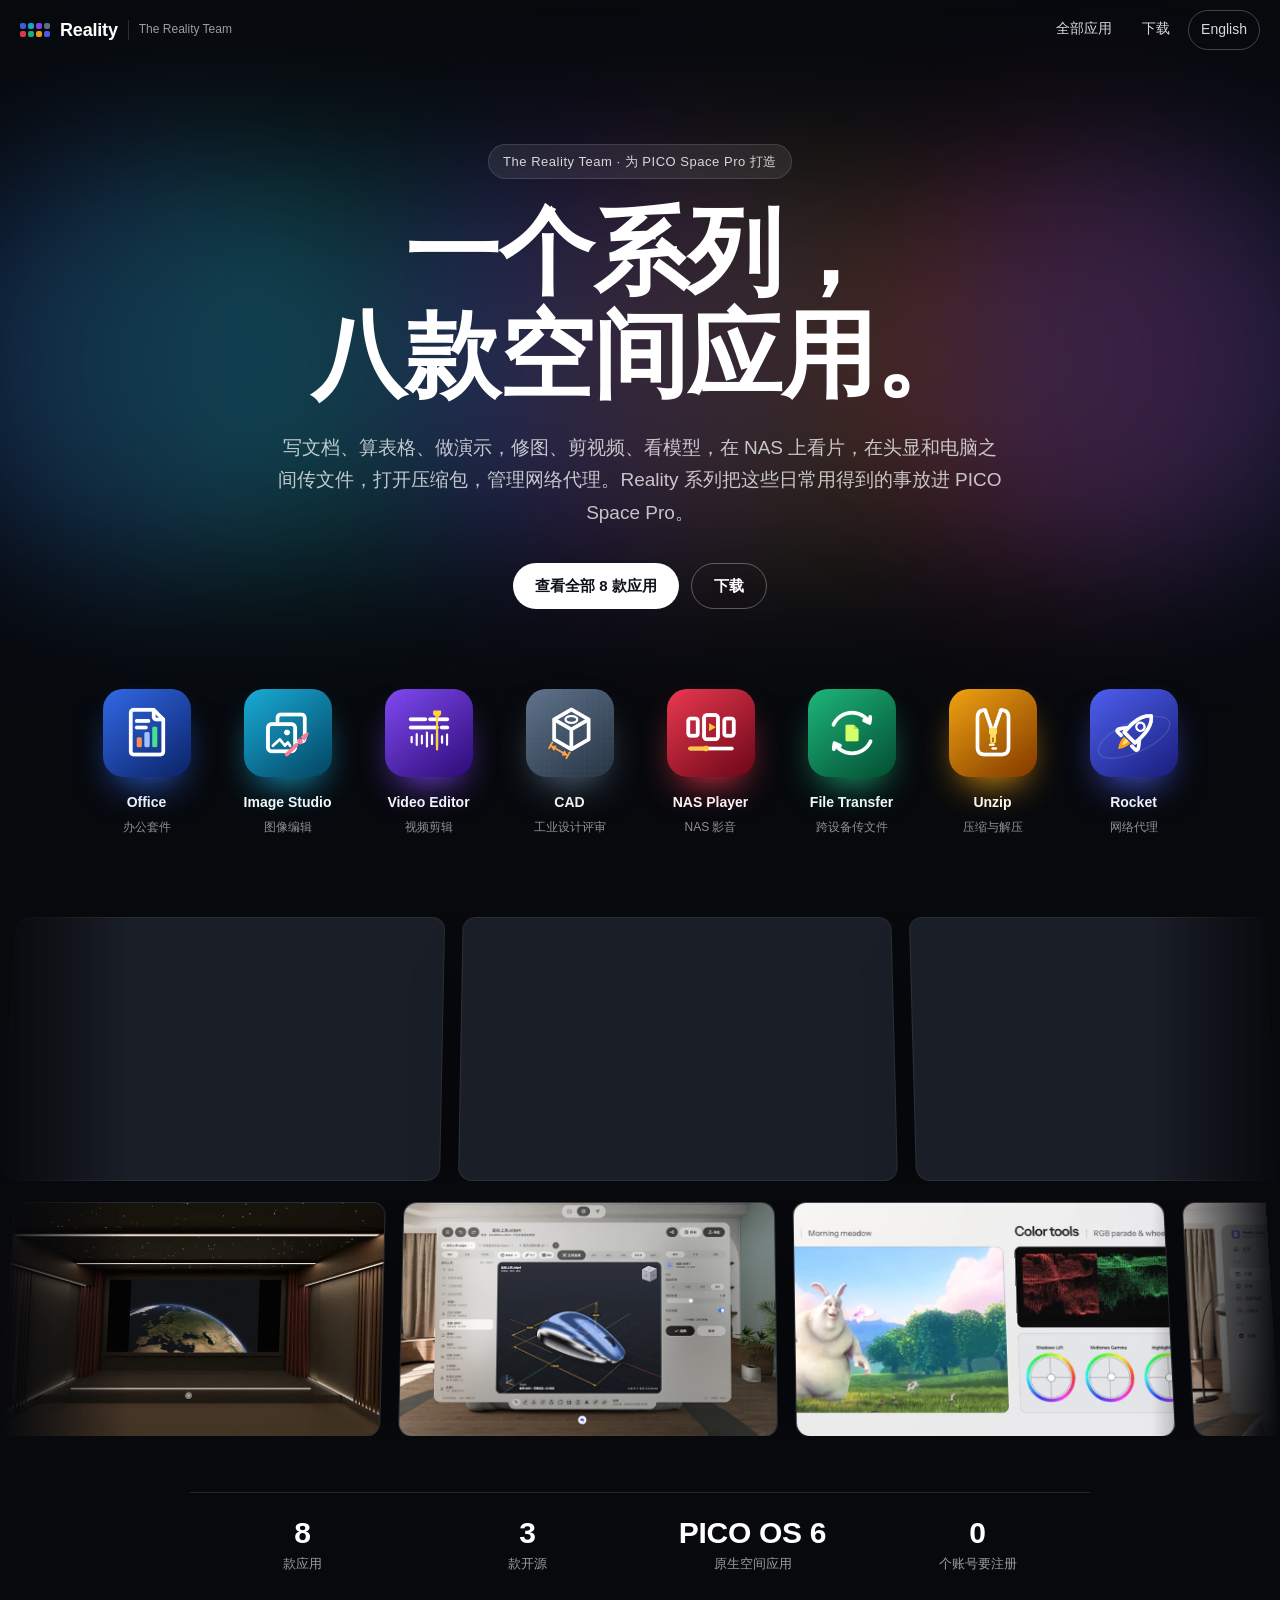
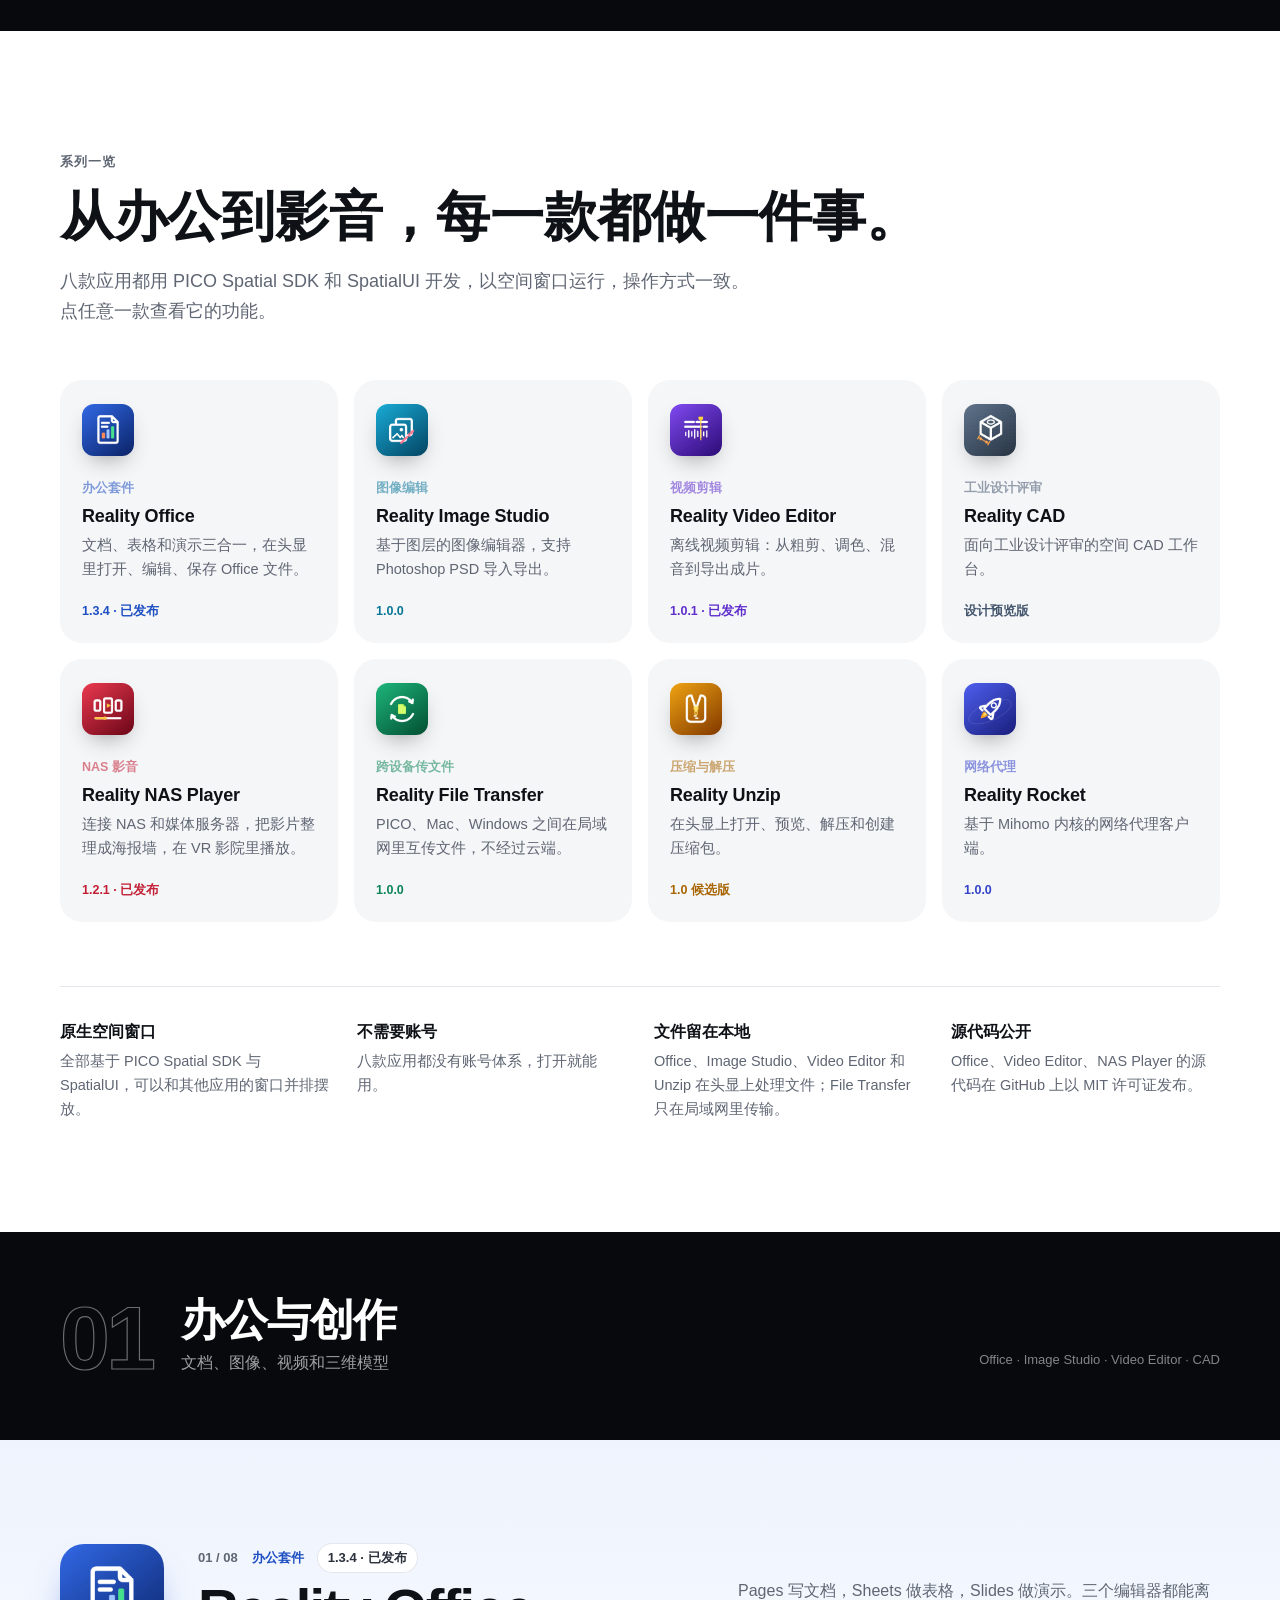
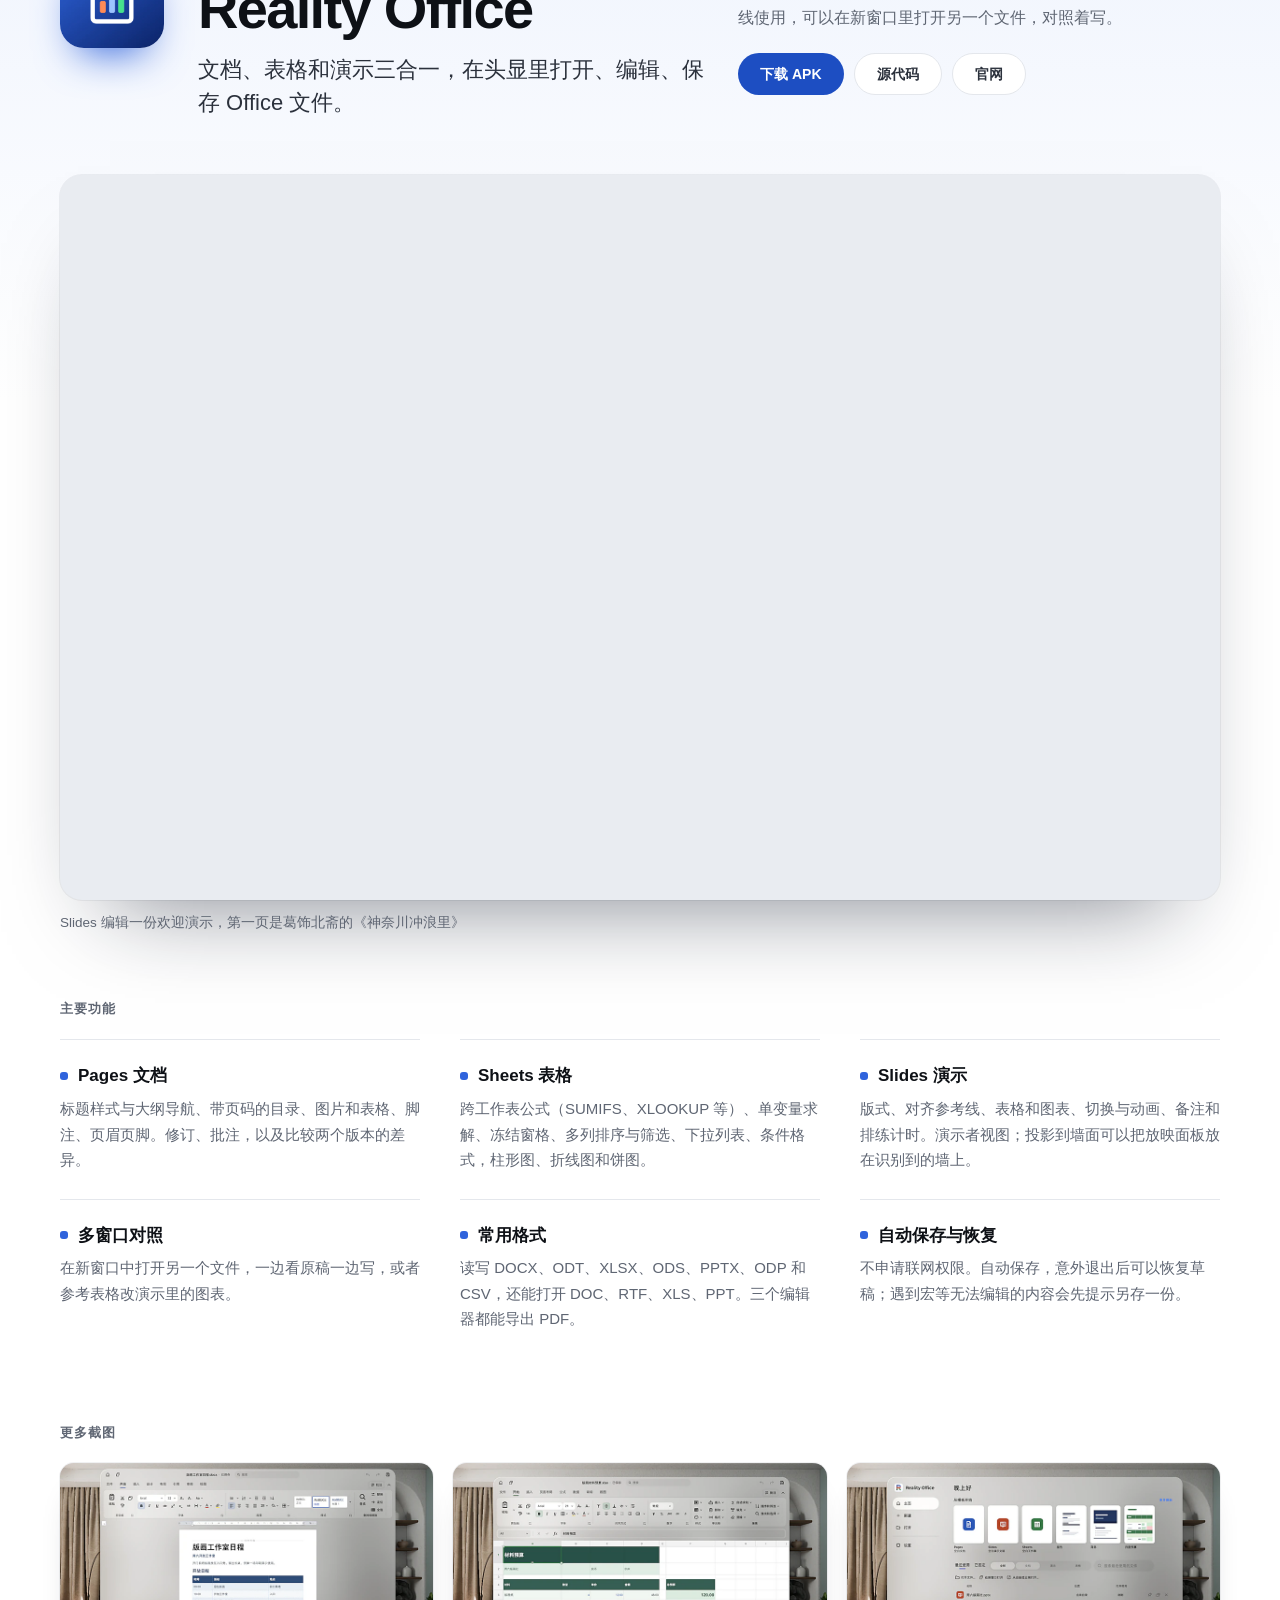
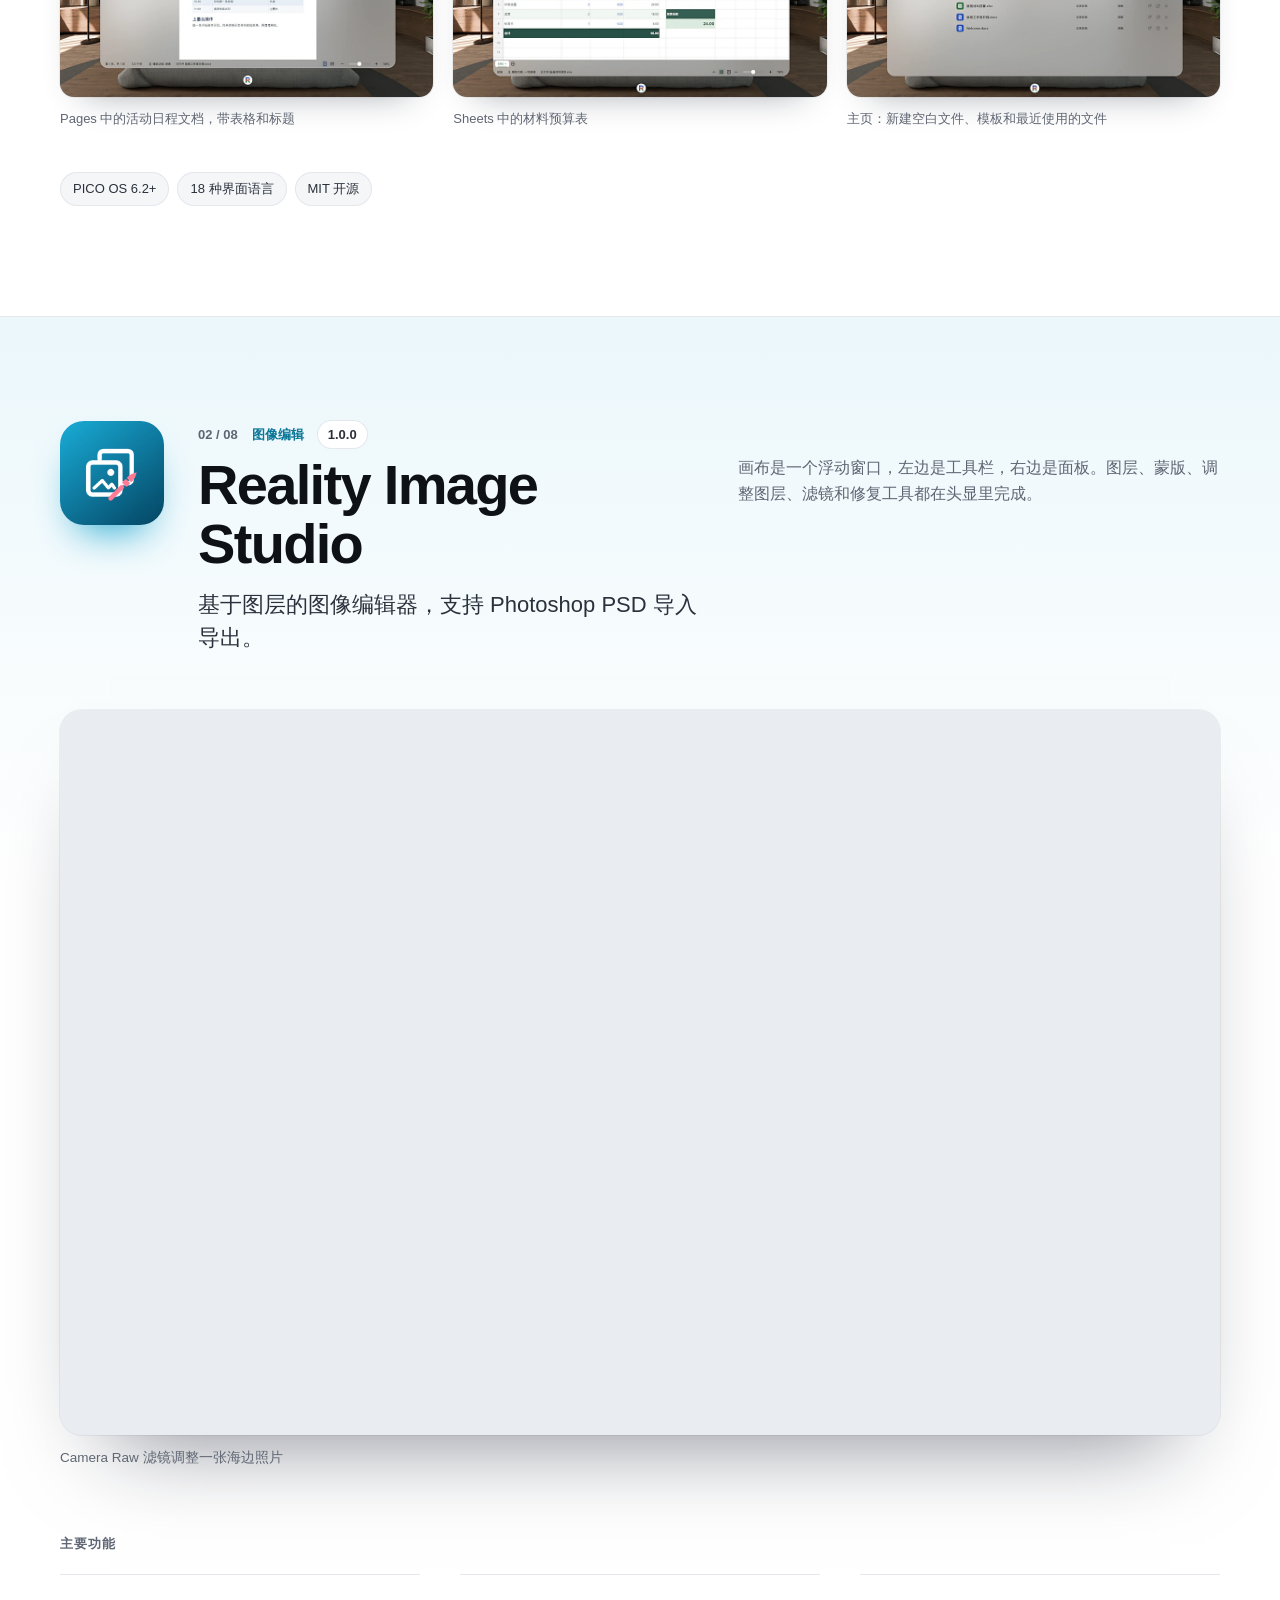
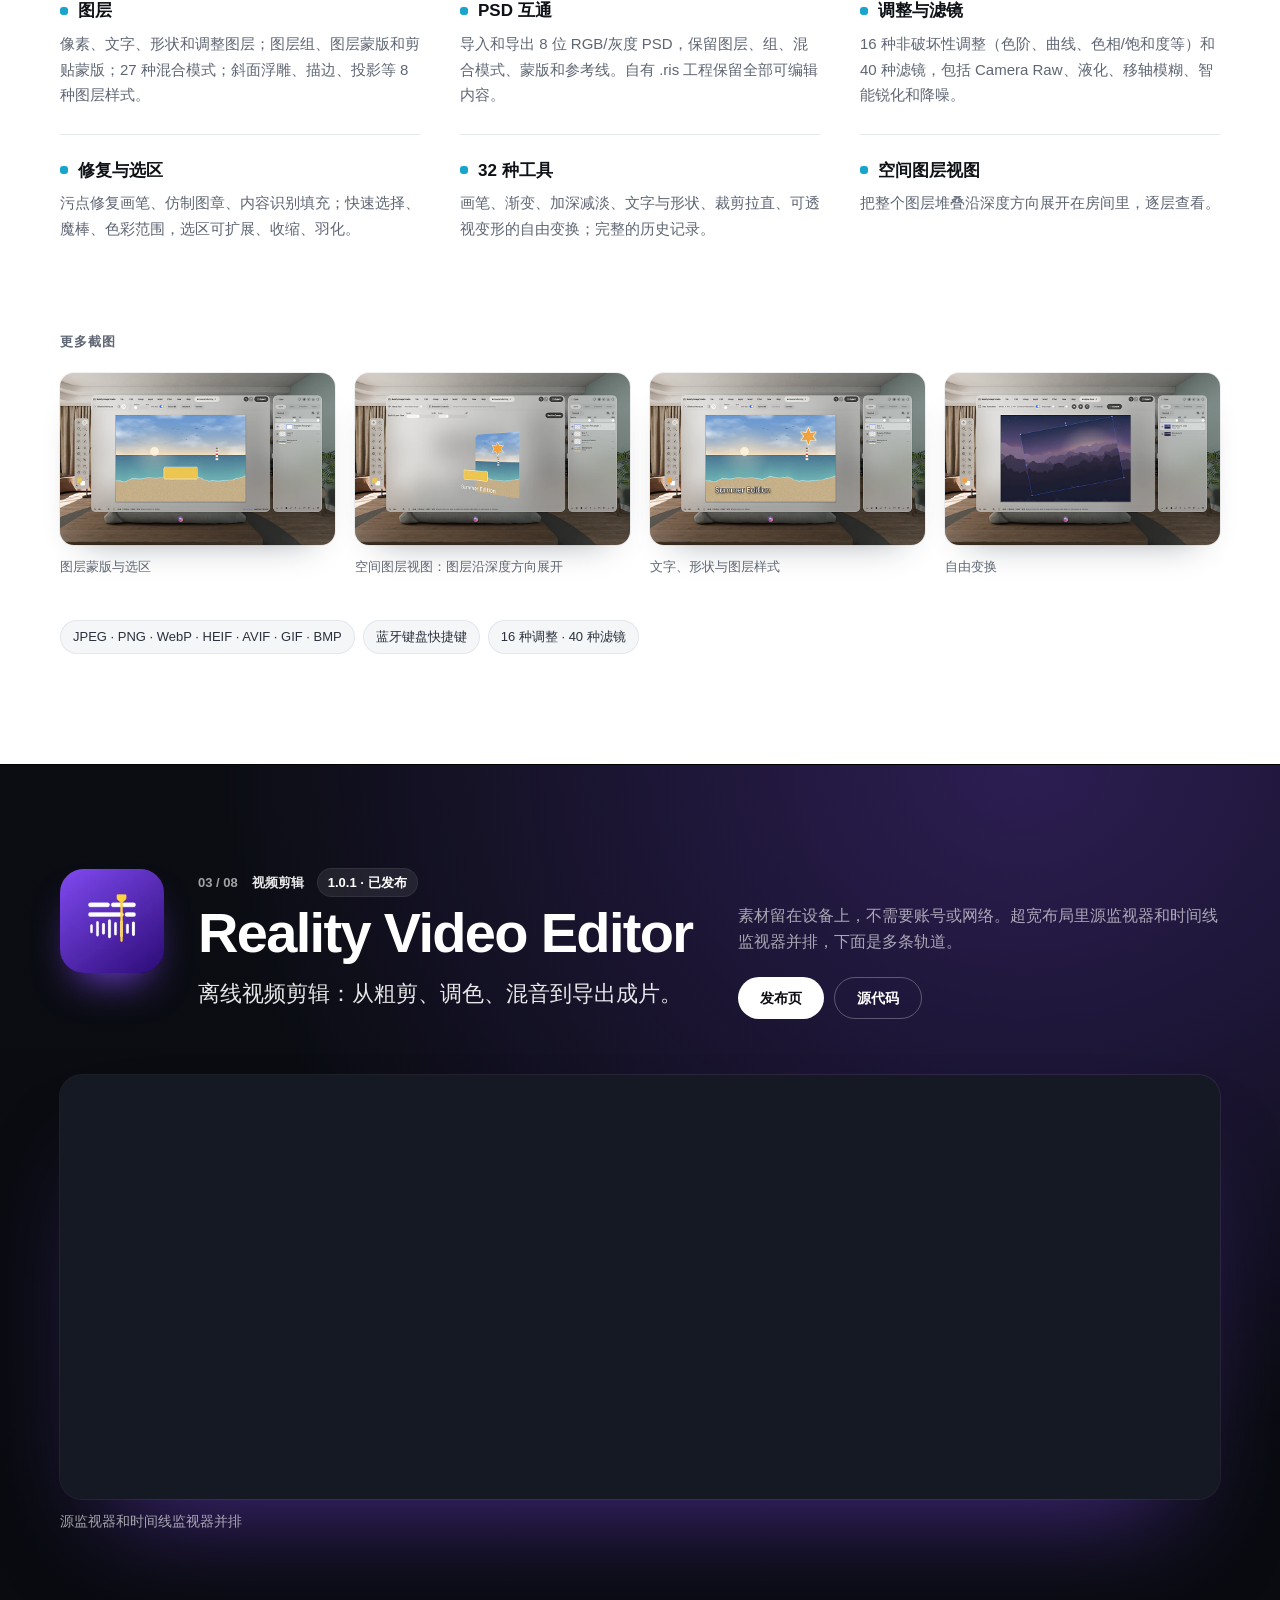
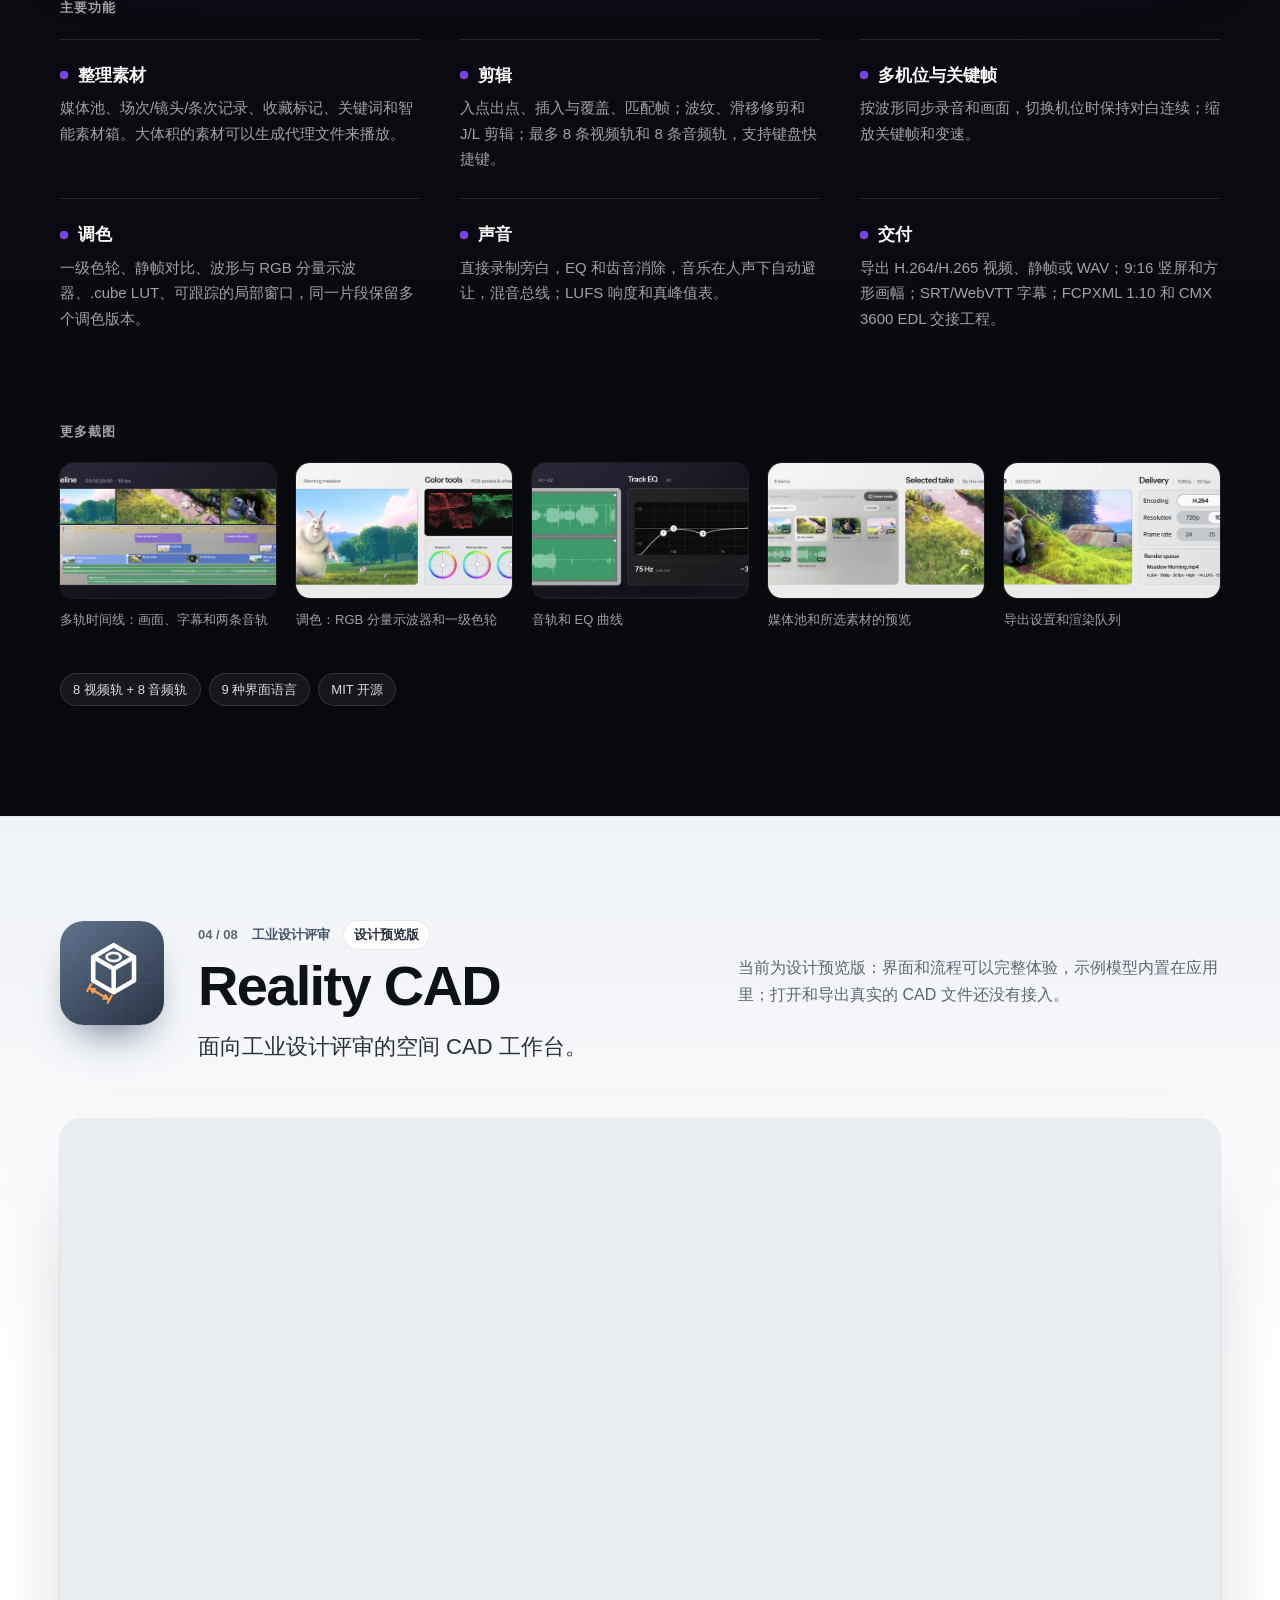
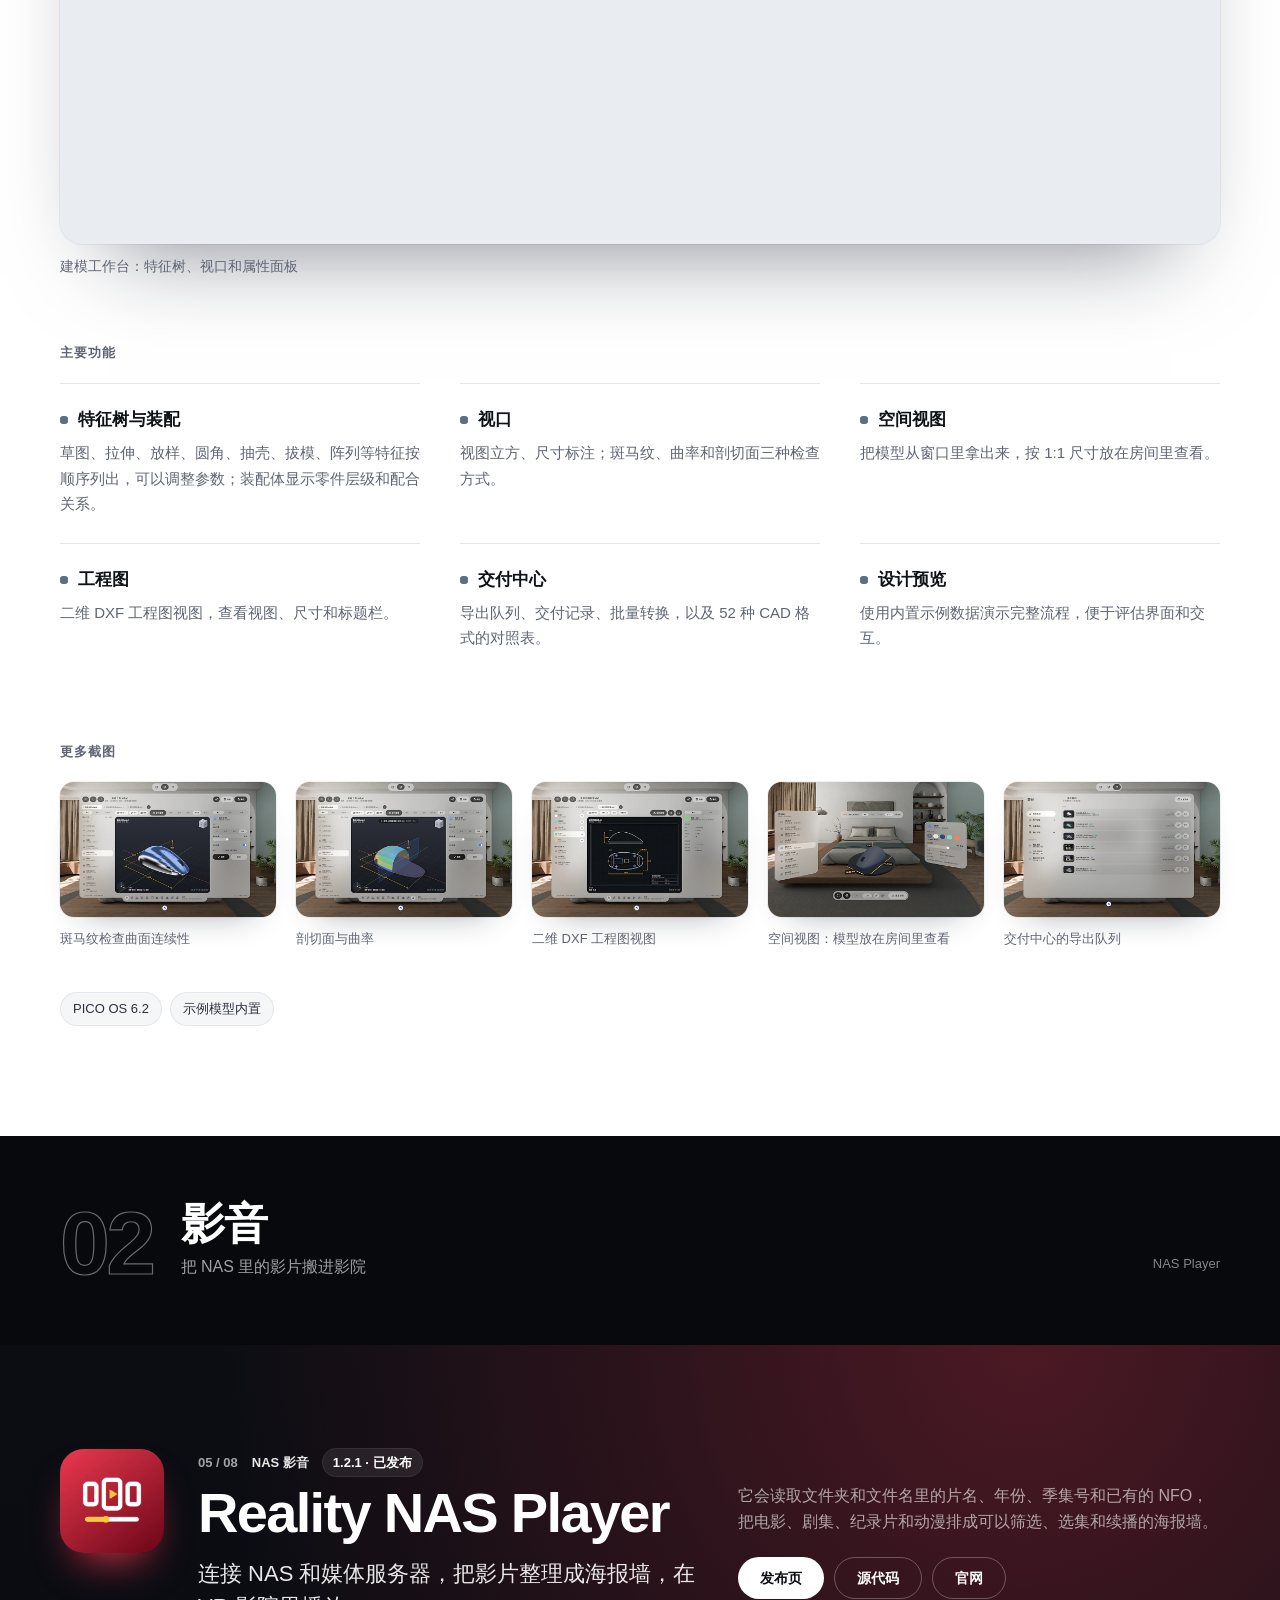
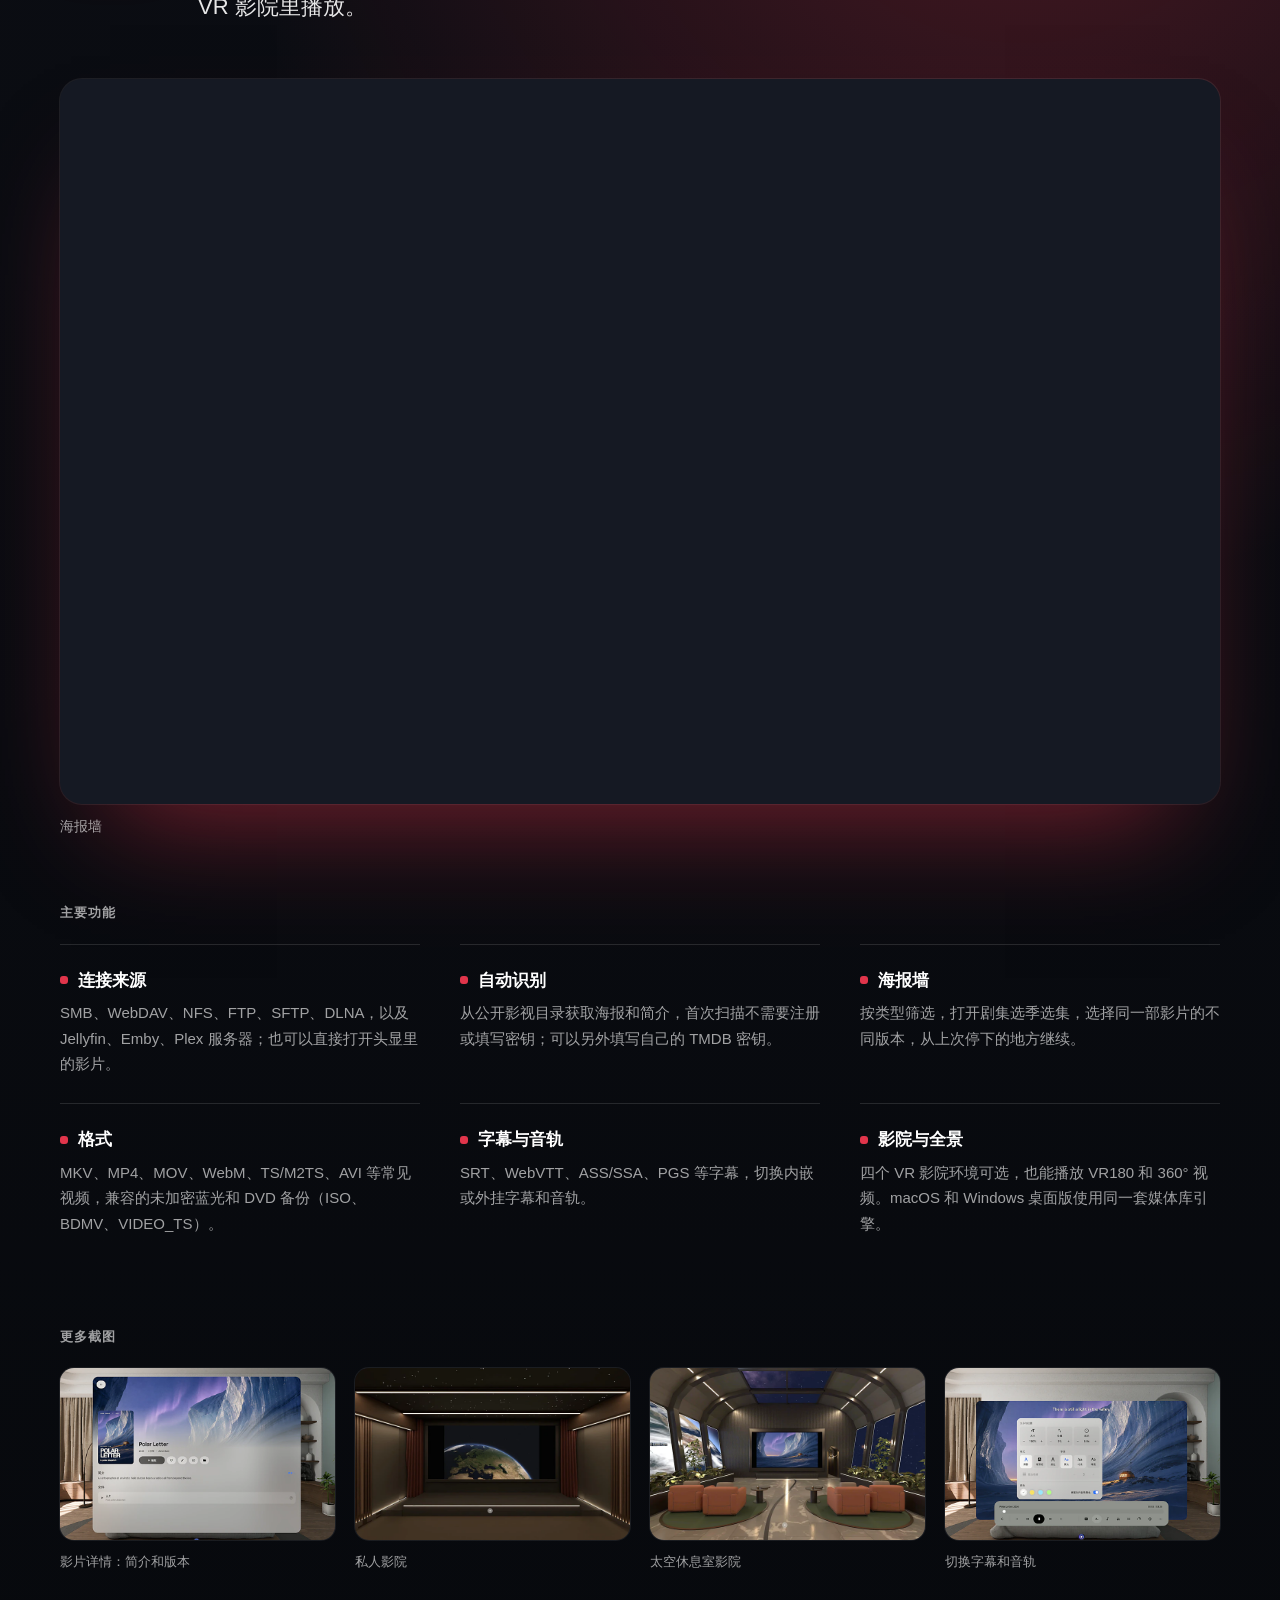
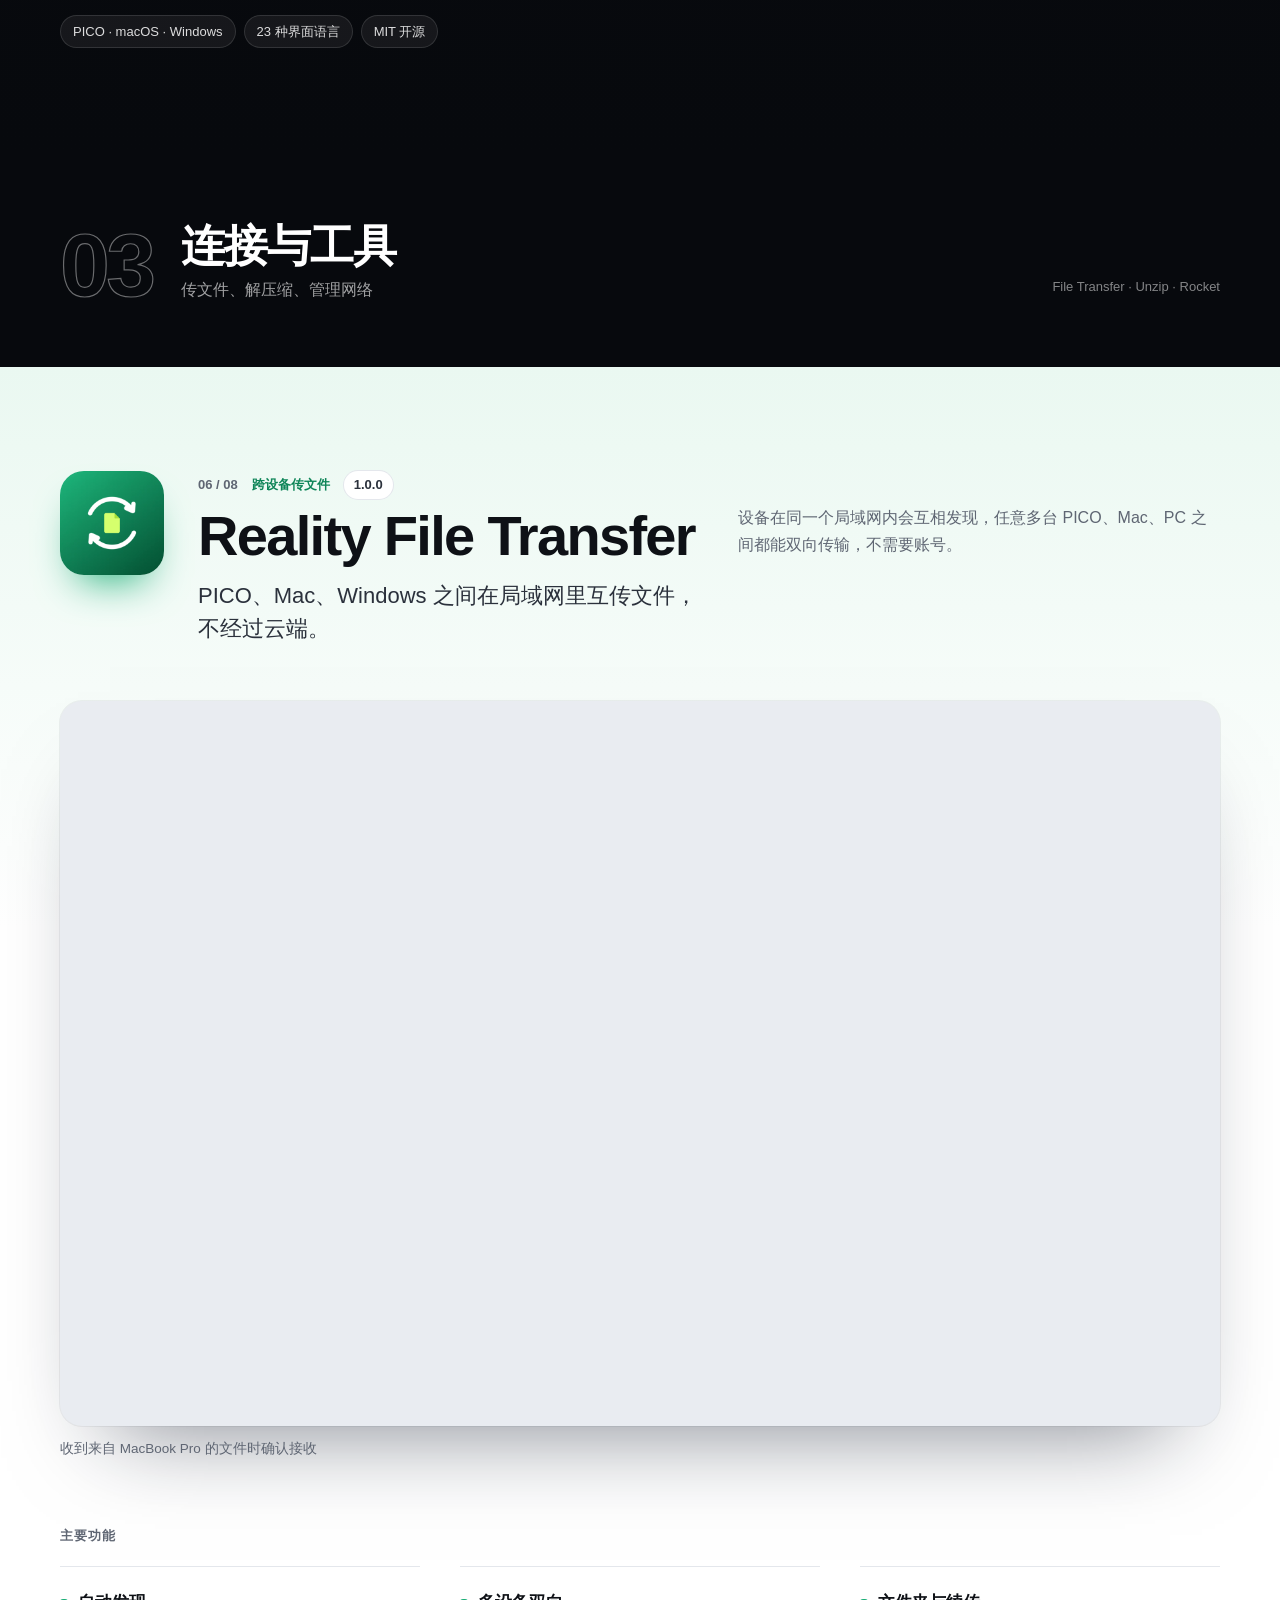
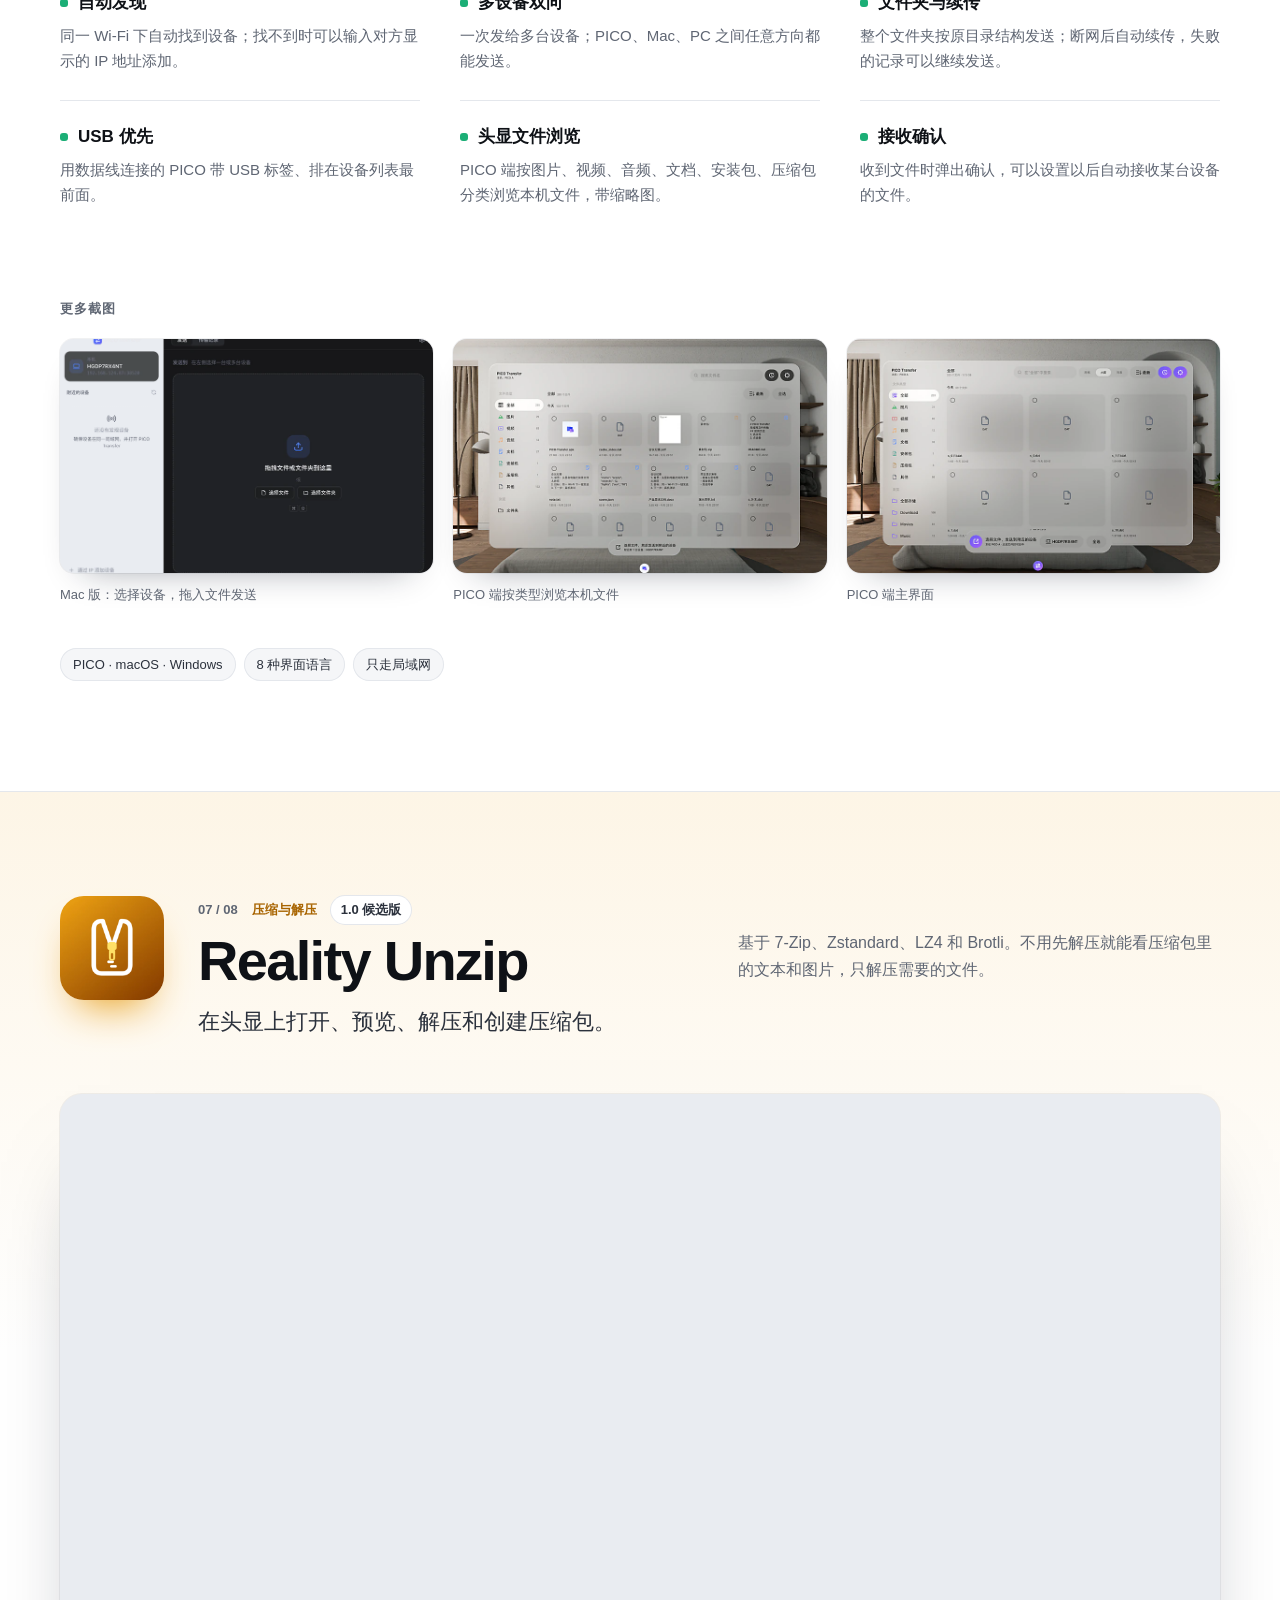
<file: index.html>
<!doctype html>
<html lang="zh-CN">
<head>
<meta charset="utf-8">
<meta name="viewport" content="width=device-width, initial-scale=1">
<title>Reality 系列 · The Reality Team</title>
<meta name="description" content="Reality Team 为 PICO Space Pro 打造的八款应用：文档表格演示、修图、视频剪辑、工业设计评审、NAS 观影、跨设备传文件、解压缩和网络代理。">
<meta property="og:title" content="Reality 系列 · The Reality Team">
<meta property="og:description" content="Reality Team 为 PICO Space Pro 打造的八款应用：文档表格演示、修图、视频剪辑、工业设计评审、NAS 观影、跨设备传文件、解压缩和网络代理。">
<meta property="og:type" content="website">
<meta property="og:image" content="https://jason-jm.github.io/reality-team/assets/og.jpg">
<meta name="twitter:card" content="summary_large_image">
<meta name="theme-color" content="#07090D">
<link rel="icon" href="assets/favicon.png">
<link rel="alternate" hreflang="zh-CN" href="https://jason-jm.github.io/reality-team/">
<link rel="alternate" hreflang="en" href="https://jason-jm.github.io/reality-team/en/">
<link rel="stylesheet" href="assets/site.css?v=f687a2f5">
</head>
<body>
<a class="skip" href="#series">跳到正文</a>
<header class="nav" id="nav">
  <div class="nav-in">
    <a class="brand" href="#top" aria-label="Reality">
      <span class="brand-mark" aria-hidden="true"><i style="--c:#2F63DC"></i><i style="--c:#18A4CE"></i><i style="--c:#7A45E8"></i><i style="--c:#5A6E86"></i><i style="--c:#E1354B"></i><i style="--c:#1CAE76"></i><i style="--c:#E79B12"></i><i style="--c:#4A5AE6"></i></span>
      <span class="brand-name">Reality</span><span class="brand-by">The Reality Team</span>
    </a>
    <nav class="mini" aria-label="全部应用">
      <a href="#office" data-app="office" title="Reality Office"><span class="icon xs" aria-hidden="true"><img src="assets/icons/office-bg.webp" alt="" class="l0"><img src="assets/icons/office-fg2.webp" alt="" class="l1"><img src="assets/icons/office-fg3.webp" alt="" class="l2"></span><span>Office</span></a><a href="#image" data-app="image" title="Reality Image Studio"><span class="icon xs" aria-hidden="true"><img src="assets/icons/image-bg.webp" alt="" class="l0"><img src="assets/icons/image-fg2.webp" alt="" class="l1"><img src="assets/icons/image-fg3.webp" alt="" class="l2"></span><span>Image Studio</span></a><a href="#video" data-app="video" title="Reality Video Editor"><span class="icon xs" aria-hidden="true"><img src="assets/icons/video-bg.webp" alt="" class="l0"><img src="assets/icons/video-fg2.webp" alt="" class="l1"><img src="assets/icons/video-fg3.webp" alt="" class="l2"></span><span>Video Editor</span></a><a href="#cad" data-app="cad" title="Reality CAD"><span class="icon xs" aria-hidden="true"><img src="assets/icons/cad-bg.webp" alt="" class="l0"><img src="assets/icons/cad-fg2.webp" alt="" class="l1"><img src="assets/icons/cad-fg3.webp" alt="" class="l2"></span><span>CAD</span></a><a href="#nas" data-app="nas" title="Reality NAS Player"><span class="icon xs" aria-hidden="true"><img src="assets/icons/nas-bg.webp" alt="" class="l0"><img src="assets/icons/nas-fg2.webp" alt="" class="l1"><img src="assets/icons/nas-fg3.webp" alt="" class="l2"></span><span>NAS Player</span></a><a href="#transfer" data-app="transfer" title="Reality File Transfer"><span class="icon xs" aria-hidden="true"><img src="assets/icons/transfer-bg.webp" alt="" class="l0"><img src="assets/icons/transfer-fg2.webp" alt="" class="l1"><img src="assets/icons/transfer-fg3.webp" alt="" class="l2"></span><span>File Transfer</span></a><a href="#unzip" data-app="unzip" title="Reality Unzip"><span class="icon xs" aria-hidden="true"><img src="assets/icons/unzip-bg.webp" alt="" class="l0"><img src="assets/icons/unzip-fg2.webp" alt="" class="l1"><img src="assets/icons/unzip-fg3.webp" alt="" class="l2"></span><span>Unzip</span></a><a href="#rocket" data-app="rocket" title="Reality Rocket"><span class="icon xs" aria-hidden="true"><img src="assets/icons/rocket-bg.webp" alt="" class="l0"><img src="assets/icons/rocket-fg2.webp" alt="" class="l1"><img src="assets/icons/rocket-fg3.webp" alt="" class="l2"></span><span>Rocket</span></a>
    </nav>
    <div class="nav-links">
      <a href="#series">全部应用</a>
      <a href="#download">下载</a>
      <a class="lang" href="en/" hreflang="en">English</a>
    </div>
  </div>
</header>

<main id="top">
<section class="hero">
  <div class="glow" aria-hidden="true"><i style="--c:#2F63DC"></i><i style="--c:#18A4CE"></i><i style="--c:#7A45E8"></i><i style="--c:#5A6E86"></i><i style="--c:#E1354B"></i><i style="--c:#1CAE76"></i><i style="--c:#E79B12"></i><i style="--c:#4A5AE6"></i></div>
  <div class="hero-in">
    <p class="eyebrow">The Reality Team · 为 PICO Space Pro 打造</p>
    <h1>一个系列，<br>八款空间应用。</h1>
    <p class="hero-lede">写文档、算表格、做演示，修图、剪视频、看模型，在 NAS 上看片，在头显和电脑之间传文件，打开压缩包，管理网络代理。Reality 系列把这些日常用得到的事放进 PICO Space Pro。</p>
    <div class="hero-cta">
      <a class="btn btn-light" href="#series">查看全部 8 款应用</a>
      <a class="btn btn-ghost" href="#download">下载</a>
    </div>
  </div>
  <ul class="dock" aria-label="全部应用">
    <li><a href="#office" style="--c:#2F63DC"><span class="icon lg" aria-hidden="true"><img src="assets/icons/office-bg.webp" alt="" class="l0"><img src="assets/icons/office-fg2.webp" alt="" class="l1"><img src="assets/icons/office-fg3.webp" alt="" class="l2"></span><span class="dock-name">Office</span><span class="dock-cat">办公套件</span></a></li>
    <li><a href="#image" style="--c:#18A4CE"><span class="icon lg" aria-hidden="true"><img src="assets/icons/image-bg.webp" alt="" class="l0"><img src="assets/icons/image-fg2.webp" alt="" class="l1"><img src="assets/icons/image-fg3.webp" alt="" class="l2"></span><span class="dock-name">Image Studio</span><span class="dock-cat">图像编辑</span></a></li>
    <li><a href="#video" style="--c:#7A45E8"><span class="icon lg" aria-hidden="true"><img src="assets/icons/video-bg.webp" alt="" class="l0"><img src="assets/icons/video-fg2.webp" alt="" class="l1"><img src="assets/icons/video-fg3.webp" alt="" class="l2"></span><span class="dock-name">Video Editor</span><span class="dock-cat">视频剪辑</span></a></li>
    <li><a href="#cad" style="--c:#5A6E86"><span class="icon lg" aria-hidden="true"><img src="assets/icons/cad-bg.webp" alt="" class="l0"><img src="assets/icons/cad-fg2.webp" alt="" class="l1"><img src="assets/icons/cad-fg3.webp" alt="" class="l2"></span><span class="dock-name">CAD</span><span class="dock-cat">工业设计评审</span></a></li>
    <li><a href="#nas" style="--c:#E1354B"><span class="icon lg" aria-hidden="true"><img src="assets/icons/nas-bg.webp" alt="" class="l0"><img src="assets/icons/nas-fg2.webp" alt="" class="l1"><img src="assets/icons/nas-fg3.webp" alt="" class="l2"></span><span class="dock-name">NAS Player</span><span class="dock-cat">NAS 影音</span></a></li>
    <li><a href="#transfer" style="--c:#1CAE76"><span class="icon lg" aria-hidden="true"><img src="assets/icons/transfer-bg.webp" alt="" class="l0"><img src="assets/icons/transfer-fg2.webp" alt="" class="l1"><img src="assets/icons/transfer-fg3.webp" alt="" class="l2"></span><span class="dock-name">File Transfer</span><span class="dock-cat">跨设备传文件</span></a></li>
    <li><a href="#unzip" style="--c:#E79B12"><span class="icon lg" aria-hidden="true"><img src="assets/icons/unzip-bg.webp" alt="" class="l0"><img src="assets/icons/unzip-fg2.webp" alt="" class="l1"><img src="assets/icons/unzip-fg3.webp" alt="" class="l2"></span><span class="dock-name">Unzip</span><span class="dock-cat">压缩与解压</span></a></li>
    <li><a href="#rocket" style="--c:#4A5AE6"><span class="icon lg" aria-hidden="true"><img src="assets/icons/rocket-bg.webp" alt="" class="l0"><img src="assets/icons/rocket-fg2.webp" alt="" class="l1"><img src="assets/icons/rocket-fg3.webp" alt="" class="l2"></span><span class="dock-name">Rocket</span><span class="dock-cat">网络代理</span></a></li>
  </ul>
  <div class="strips" aria-hidden="true">
    <div class="strip strip-a"><div class="track"><figure class="card"><img class="" src="assets/shots/office-slides-zh-md.webp" srcset="assets/shots/office-slides-zh-sm.webp 800w, assets/shots/office-slides-zh-md.webp 1400w, assets/shots/office-slides-zh.webp 2040w" sizes="(max-width: 680px) 300px, 440px" data-full="assets/shots/office-slides-zh.webp" width="2040" height="1275" alt="" decoding="async"></figure><figure class="card"><img class="" src="assets/shots/video-workspace-md.webp" srcset="assets/shots/video-workspace-sm.webp 800w, assets/shots/video-workspace-md.webp 1400w, assets/shots/video-workspace.webp 2160w" sizes="(max-width: 680px) 300px, 440px" data-full="assets/shots/video-workspace.webp" width="2160" height="789" alt="" decoding="async"></figure><figure class="card"><img class="" src="assets/shots/image-raw-md.webp" srcset="assets/shots/image-raw-sm.webp 800w, assets/shots/image-raw-md.webp 1400w, assets/shots/image-raw.webp 2560w" sizes="(max-width: 680px) 300px, 440px" data-full="assets/shots/image-raw.webp" width="2560" height="1600" alt="" decoding="async"></figure><figure class="card"><img class="" src="assets/shots/nas-wall-zh-md.webp" srcset="assets/shots/nas-wall-zh-sm.webp 800w, assets/shots/nas-wall-zh-md.webp 1400w, assets/shots/nas-wall-zh.webp 1920w" sizes="(max-width: 680px) 300px, 440px" data-full="assets/shots/nas-wall-zh.webp" width="1920" height="1200" alt="" decoding="async"></figure><figure class="card"><img class="" src="assets/shots/cad-model-md.webp" srcset="assets/shots/cad-model-sm.webp 800w, assets/shots/cad-model-md.webp 1400w, assets/shots/cad-model.webp 2300w" sizes="(max-width: 680px) 300px, 440px" data-full="assets/shots/cad-model.webp" width="2300" height="1438" alt="" decoding="async"></figure><figure class="card"><img class="" src="assets/shots/transfer-desktop-md.webp" srcset="assets/shots/transfer-desktop-sm.webp 800w, assets/shots/transfer-desktop-md.webp 1400w, assets/shots/transfer-desktop.webp 1960w" sizes="(max-width: 680px) 300px, 440px" data-full="assets/shots/transfer-desktop.webp" width="1960" height="1320" alt="" decoding="async"></figure><figure class="card"><img class="" src="assets/shots/office-sheets-zh-md.webp" srcset="assets/shots/office-sheets-zh-sm.webp 800w, assets/shots/office-sheets-zh-md.webp 1400w, assets/shots/office-sheets-zh.webp 2040w" sizes="(max-width: 680px) 300px, 440px" data-full="assets/shots/office-sheets-zh.webp" width="2040" height="1275" alt="" decoding="async"></figure><figure class="card"><img class="" src="assets/shots/office-slides-zh-md.webp" srcset="assets/shots/office-slides-zh-sm.webp 800w, assets/shots/office-slides-zh-md.webp 1400w, assets/shots/office-slides-zh.webp 2040w" sizes="(max-width: 680px) 300px, 440px" data-full="assets/shots/office-slides-zh.webp" width="2040" height="1275" alt="" decoding="async"></figure><figure class="card"><img class="" src="assets/shots/video-workspace-md.webp" srcset="assets/shots/video-workspace-sm.webp 800w, assets/shots/video-workspace-md.webp 1400w, assets/shots/video-workspace.webp 2160w" sizes="(max-width: 680px) 300px, 440px" data-full="assets/shots/video-workspace.webp" width="2160" height="789" alt="" decoding="async"></figure><figure class="card"><img class="" src="assets/shots/image-raw-md.webp" srcset="assets/shots/image-raw-sm.webp 800w, assets/shots/image-raw-md.webp 1400w, assets/shots/image-raw.webp 2560w" sizes="(max-width: 680px) 300px, 440px" data-full="assets/shots/image-raw.webp" width="2560" height="1600" alt="" decoding="async"></figure><figure class="card"><img class="" src="assets/shots/nas-wall-zh-md.webp" srcset="assets/shots/nas-wall-zh-sm.webp 800w, assets/shots/nas-wall-zh-md.webp 1400w, assets/shots/nas-wall-zh.webp 1920w" sizes="(max-width: 680px) 300px, 440px" data-full="assets/shots/nas-wall-zh.webp" width="1920" height="1200" alt="" decoding="async"></figure><figure class="card"><img class="" src="assets/shots/cad-model-md.webp" srcset="assets/shots/cad-model-sm.webp 800w, assets/shots/cad-model-md.webp 1400w, assets/shots/cad-model.webp 2300w" sizes="(max-width: 680px) 300px, 440px" data-full="assets/shots/cad-model.webp" width="2300" height="1438" alt="" decoding="async"></figure><figure class="card"><img class="" src="assets/shots/transfer-desktop-md.webp" srcset="assets/shots/transfer-desktop-sm.webp 800w, assets/shots/transfer-desktop-md.webp 1400w, assets/shots/transfer-desktop.webp 1960w" sizes="(max-width: 680px) 300px, 440px" data-full="assets/shots/transfer-desktop.webp" width="1960" height="1320" alt="" decoding="async"></figure><figure class="card"><img class="" src="assets/shots/office-sheets-zh-md.webp" srcset="assets/shots/office-sheets-zh-sm.webp 800w, assets/shots/office-sheets-zh-md.webp 1400w, assets/shots/office-sheets-zh.webp 2040w" sizes="(max-width: 680px) 300px, 440px" data-full="assets/shots/office-sheets-zh.webp" width="2040" height="1275" alt="" decoding="async"></figure></div></div>
    <div class="strip strip-b"><div class="track"><figure class="card"><img class="" src="assets/shots/nas-cinema-md.webp" srcset="assets/shots/nas-cinema-sm.webp 800w, assets/shots/nas-cinema-md.webp 1400w, assets/shots/nas-cinema.webp 1600w" sizes="(max-width: 680px) 300px, 440px" data-full="assets/shots/nas-cinema.webp" width="1600" height="900" alt="" loading="lazy" decoding="async"></figure><figure class="card"><img class="" src="assets/shots/cad-zebra-md.webp" srcset="assets/shots/cad-zebra-sm.webp 800w, assets/shots/cad-zebra-md.webp 1400w, assets/shots/cad-zebra.webp 2300w" sizes="(max-width: 680px) 300px, 440px" data-full="assets/shots/cad-zebra.webp" width="2300" height="1438" alt="" loading="lazy" decoding="async"></figure><figure class="card"><img class="" src="assets/shots/video-color-md.webp" srcset="assets/shots/video-color-sm.webp 800w, assets/shots/video-color-md.webp 1400w, assets/shots/video-color.webp 2160w" sizes="(max-width: 680px) 300px, 440px" data-full="assets/shots/video-color.webp" width="2160" height="845" alt="" loading="lazy" decoding="async"></figure><figure class="card"><img class="" src="assets/shots/unzip-photos-md.webp" srcset="assets/shots/unzip-photos-sm.webp 800w, assets/shots/unzip-photos-md.webp 1400w, assets/shots/unzip-photos.webp 1840w" sizes="(max-width: 680px) 300px, 440px" data-full="assets/shots/unzip-photos.webp" width="1840" height="1150" alt="" loading="lazy" decoding="async"></figure><figure class="card"><img class="" src="assets/shots/rocket-dashboard-md.webp" srcset="assets/shots/rocket-dashboard-sm.webp 800w, assets/shots/rocket-dashboard-md.webp 1400w, assets/shots/rocket-dashboard.webp 2080w" sizes="(max-width: 680px) 300px, 440px" data-full="assets/shots/rocket-dashboard.webp" width="2080" height="1300" alt="" loading="lazy" decoding="async"></figure><figure class="card"><img class="" src="assets/shots/office-pages-zh-md.webp" srcset="assets/shots/office-pages-zh-sm.webp 800w, assets/shots/office-pages-zh-md.webp 1400w, assets/shots/office-pages-zh.webp 2040w" sizes="(max-width: 680px) 300px, 440px" data-full="assets/shots/office-pages-zh.webp" width="2040" height="1275" alt="" loading="lazy" decoding="async"></figure><figure class="card"><img class="" src="assets/shots/image-spatial-md.webp" srcset="assets/shots/image-spatial-sm.webp 800w, assets/shots/image-spatial-md.webp 1400w, assets/shots/image-spatial.webp 2560w" sizes="(max-width: 680px) 300px, 440px" data-full="assets/shots/image-spatial.webp" width="2560" height="1600" alt="" loading="lazy" decoding="async"></figure><figure class="card"><img class="" src="assets/shots/transfer-incoming-md.webp" srcset="assets/shots/transfer-incoming-sm.webp 800w, assets/shots/transfer-incoming-md.webp 1400w, assets/shots/transfer-incoming.webp 2000w" sizes="(max-width: 680px) 300px, 440px" data-full="assets/shots/transfer-incoming.webp" width="2000" height="1250" alt="" loading="lazy" decoding="async"></figure><figure class="card"><img class="" src="assets/shots/nas-cinema-md.webp" srcset="assets/shots/nas-cinema-sm.webp 800w, assets/shots/nas-cinema-md.webp 1400w, assets/shots/nas-cinema.webp 1600w" sizes="(max-width: 680px) 300px, 440px" data-full="assets/shots/nas-cinema.webp" width="1600" height="900" alt="" loading="lazy" decoding="async"></figure><figure class="card"><img class="" src="assets/shots/cad-zebra-md.webp" srcset="assets/shots/cad-zebra-sm.webp 800w, assets/shots/cad-zebra-md.webp 1400w, assets/shots/cad-zebra.webp 2300w" sizes="(max-width: 680px) 300px, 440px" data-full="assets/shots/cad-zebra.webp" width="2300" height="1438" alt="" loading="lazy" decoding="async"></figure><figure class="card"><img class="" src="assets/shots/video-color-md.webp" srcset="assets/shots/video-color-sm.webp 800w, assets/shots/video-color-md.webp 1400w, assets/shots/video-color.webp 2160w" sizes="(max-width: 680px) 300px, 440px" data-full="assets/shots/video-color.webp" width="2160" height="845" alt="" loading="lazy" decoding="async"></figure><figure class="card"><img class="" src="assets/shots/unzip-photos-md.webp" srcset="assets/shots/unzip-photos-sm.webp 800w, assets/shots/unzip-photos-md.webp 1400w, assets/shots/unzip-photos.webp 1840w" sizes="(max-width: 680px) 300px, 440px" data-full="assets/shots/unzip-photos.webp" width="1840" height="1150" alt="" loading="lazy" decoding="async"></figure><figure class="card"><img class="" src="assets/shots/rocket-dashboard-md.webp" srcset="assets/shots/rocket-dashboard-sm.webp 800w, assets/shots/rocket-dashboard-md.webp 1400w, assets/shots/rocket-dashboard.webp 2080w" sizes="(max-width: 680px) 300px, 440px" data-full="assets/shots/rocket-dashboard.webp" width="2080" height="1300" alt="" loading="lazy" decoding="async"></figure><figure class="card"><img class="" src="assets/shots/office-pages-zh-md.webp" srcset="assets/shots/office-pages-zh-sm.webp 800w, assets/shots/office-pages-zh-md.webp 1400w, assets/shots/office-pages-zh.webp 2040w" sizes="(max-width: 680px) 300px, 440px" data-full="assets/shots/office-pages-zh.webp" width="2040" height="1275" alt="" loading="lazy" decoding="async"></figure><figure class="card"><img class="" src="assets/shots/image-spatial-md.webp" srcset="assets/shots/image-spatial-sm.webp 800w, assets/shots/image-spatial-md.webp 1400w, assets/shots/image-spatial.webp 2560w" sizes="(max-width: 680px) 300px, 440px" data-full="assets/shots/image-spatial.webp" width="2560" height="1600" alt="" loading="lazy" decoding="async"></figure><figure class="card"><img class="" src="assets/shots/transfer-incoming-md.webp" srcset="assets/shots/transfer-incoming-sm.webp 800w, assets/shots/transfer-incoming-md.webp 1400w, assets/shots/transfer-incoming.webp 2000w" sizes="(max-width: 680px) 300px, 440px" data-full="assets/shots/transfer-incoming.webp" width="2000" height="1250" alt="" loading="lazy" decoding="async"></figure></div></div>
  </div>
  <ul class="facts">
    <li><b>8</b><span>款应用</span></li>
    <li><b>3</b><span>款开源</span></li>
    <li><b>PICO OS 6</b><span>原生空间应用</span></li>
    <li><b>0</b><span>个账号要注册</span></li>
  </ul>
</section>

<section class="overview" id="series">
  <div class="wrap">
    <p class="kicker">系列一览</p>
    <h2 class="display">从办公到影音，每一款都做一件事。</h2>
    <p class="section-lede">八款应用都用 PICO Spatial SDK 和 SpatialUI 开发，以空间窗口运行，操作方式一致。点任意一款查看它的功能。</p>
    <div class="cards">
      <a class="app-card" href="#office" style="--c:#2F63DC;--ink:#1D4EC2;--tint:#EEF3FD">
        <span class="icon md" aria-hidden="true"><img src="assets/icons/office-bg.webp" alt="" class="l0"><img src="assets/icons/office-fg2.webp" alt="" class="l1"><img src="assets/icons/office-fg3.webp" alt="" class="l2"></span>
        <span class="app-card-cat">办公套件</span>
        <h3>Reality Office</h3>
        <p>文档、表格和演示三合一，在头显里打开、编辑、保存 Office 文件。</p>
        <span class="app-card-ver">1.3.4 · 已发布</span>
      </a>
      <a class="app-card" href="#image" style="--c:#18A4CE;--ink:#0A7698;--tint:#EBF7FB">
        <span class="icon md" aria-hidden="true"><img src="assets/icons/image-bg.webp" alt="" class="l0"><img src="assets/icons/image-fg2.webp" alt="" class="l1"><img src="assets/icons/image-fg3.webp" alt="" class="l2"></span>
        <span class="app-card-cat">图像编辑</span>
        <h3>Reality Image Studio</h3>
        <p>基于图层的图像编辑器，支持 Photoshop PSD 导入导出。</p>
        <span class="app-card-ver">1.0.0</span>
      </a>
      <a class="app-card" href="#video" style="--c:#7A45E8;--ink:#5F2FCC;--tint:#F2EDFD">
        <span class="icon md" aria-hidden="true"><img src="assets/icons/video-bg.webp" alt="" class="l0"><img src="assets/icons/video-fg2.webp" alt="" class="l1"><img src="assets/icons/video-fg3.webp" alt="" class="l2"></span>
        <span class="app-card-cat">视频剪辑</span>
        <h3>Reality Video Editor</h3>
        <p>离线视频剪辑：从粗剪、调色、混音到导出成片。</p>
        <span class="app-card-ver">1.0.1 · 已发布</span>
      </a>
      <a class="app-card" href="#cad" style="--c:#5A6E86;--ink:#44566D;--tint:#EFF2F6">
        <span class="icon md" aria-hidden="true"><img src="assets/icons/cad-bg.webp" alt="" class="l0"><img src="assets/icons/cad-fg2.webp" alt="" class="l1"><img src="assets/icons/cad-fg3.webp" alt="" class="l2"></span>
        <span class="app-card-cat">工业设计评审</span>
        <h3>Reality CAD</h3>
        <p>面向工业设计评审的空间 CAD 工作台。</p>
        <span class="app-card-ver">设计预览版</span>
      </a>
      <a class="app-card" href="#nas" style="--c:#E1354B;--ink:#C21F35;--tint:#FDEEF0">
        <span class="icon md" aria-hidden="true"><img src="assets/icons/nas-bg.webp" alt="" class="l0"><img src="assets/icons/nas-fg2.webp" alt="" class="l1"><img src="assets/icons/nas-fg3.webp" alt="" class="l2"></span>
        <span class="app-card-cat">NAS 影音</span>
        <h3>Reality NAS Player</h3>
        <p>连接 NAS 和媒体服务器，把影片整理成海报墙，在 VR 影院里播放。</p>
        <span class="app-card-ver">1.2.1 · 已发布</span>
      </a>
      <a class="app-card" href="#transfer" style="--c:#1CAE76;--ink:#0E8558;--tint:#EAF8F1">
        <span class="icon md" aria-hidden="true"><img src="assets/icons/transfer-bg.webp" alt="" class="l0"><img src="assets/icons/transfer-fg2.webp" alt="" class="l1"><img src="assets/icons/transfer-fg3.webp" alt="" class="l2"></span>
        <span class="app-card-cat">跨设备传文件</span>
        <h3>Reality File Transfer</h3>
        <p>PICO、Mac、Windows 之间在局域网里互传文件，不经过云端。</p>
        <span class="app-card-ver">1.0.0</span>
      </a>
      <a class="app-card" href="#unzip" style="--c:#E79B12;--ink:#A86400;--tint:#FDF5E6">
        <span class="icon md" aria-hidden="true"><img src="assets/icons/unzip-bg.webp" alt="" class="l0"><img src="assets/icons/unzip-fg2.webp" alt="" class="l1"><img src="assets/icons/unzip-fg3.webp" alt="" class="l2"></span>
        <span class="app-card-cat">压缩与解压</span>
        <h3>Reality Unzip</h3>
        <p>在头显上打开、预览、解压和创建压缩包。</p>
        <span class="app-card-ver">1.0 候选版</span>
      </a>
      <a class="app-card" href="#rocket" style="--c:#4A5AE6;--ink:#3443C8;--tint:#EEF0FD">
        <span class="icon md" aria-hidden="true"><img src="assets/icons/rocket-bg.webp" alt="" class="l0"><img src="assets/icons/rocket-fg2.webp" alt="" class="l1"><img src="assets/icons/rocket-fg3.webp" alt="" class="l2"></span>
        <span class="app-card-cat">网络代理</span>
        <h3>Reality Rocket</h3>
        <p>基于 Mihomo 内核的网络代理客户端。</p>
        <span class="app-card-ver">1.0.0</span>
      </a>
    </div>
    <ul class="common">
      <li><h3>原生空间窗口</h3><p>全部基于 PICO Spatial SDK 与 SpatialUI，可以和其他应用的窗口并排摆放。</p></li>
      <li><h3>不需要账号</h3><p>八款应用都没有账号体系，打开就能用。</p></li>
      <li><h3>文件留在本地</h3><p>Office、Image Studio、Video Editor 和 Unzip 在头显上处理文件；File Transfer 只在局域网里传输。</p></li>
      <li><h3>源代码公开</h3><p>Office、Video Editor、NAS Player 的源代码在 GitHub 上以 MIT 许可证发布。</p></li>
    </ul>
  </div>
</section>

<section class="chapter" aria-labelledby="ch-create">
  <div class="wrap chapter-in">
    <span class="chapter-no">01</span>
    <div><h2 id="ch-create">办公与创作</h2><p>文档、图像、视频和三维模型</p></div>
    <span class="chapter-apps">Office · Image Studio · Video Editor · CAD</span>
  </div>
</section>

<section class="app" id="office" data-app="office" style="--c:#2F63DC;--ink:#1D4EC2;--tint:#EEF3FD">
  <div class="wrap">
    <div class="app-head">
      <span class="icon xl" role="img" aria-label="Reality Office"><img src="assets/icons/office-bg.webp" alt="" class="l0"><img src="assets/icons/office-fg2.webp" alt="" class="l1"><img src="assets/icons/office-fg3.webp" alt="" class="l2"></span>
      <div class="app-title">
        <p class="app-meta"><span>01 / 08</span><span>办公套件</span><span class="badge">1.3.4 · 已发布</span></p>
        <h2>Reality Office</h2>
        <p class="app-oneliner">文档、表格和演示三合一，在头显里打开、编辑、保存 Office 文件。</p>
      </div>
      <div class="app-intro">
        <p>Pages 写文档，Sheets 做表格，Slides 做演示。三个编辑器都能离线使用，可以在新窗口里打开另一个文件，对照着写。</p>
        <div class="app-links"><a class="btn btn-accent" href="https://github.com/jason-jm/RealityOffice/releases/download/v1.3.4-build10/RealityOffice-v1.3.4-build10.apk" rel="noopener">下载 APK</a><a class="btn btn-line" href="https://github.com/jason-jm/RealityOffice" rel="noopener">源代码</a><a class="btn btn-line" href="https://jason-jm.github.io/RealityOffice/" rel="noopener">官网</a></div>
      </div>
    </div>
    <figure class="shot-main" data-gallery="office">
      <button class="zoom" type="button" data-index="0"><img class="" src="assets/shots/office-slides-zh-md.webp" srcset="assets/shots/office-slides-zh-sm.webp 800w, assets/shots/office-slides-zh-md.webp 1400w, assets/shots/office-slides-zh.webp 2040w" sizes="(min-width: 1208px) 1160px, calc(100vw - 48px)" data-full="assets/shots/office-slides-zh.webp" width="2040" height="1275" alt="Reality Office · Slides 编辑一份欢迎演示，第一页是葛饰北斋的《神奈川冲浪里》" loading="lazy" decoding="async"></button>
      <figcaption>Slides 编辑一份欢迎演示，第一页是葛饰北斋的《神奈川冲浪里》</figcaption>
    </figure>
    <h3 class="sub">主要功能</h3>
    <ul class="features">
      <li><h4>Pages 文档</h4><p>标题样式与大纲导航、带页码的目录、图片和表格、脚注、页眉页脚。修订、批注，以及比较两个版本的差异。</p></li>
      <li><h4>Sheets 表格</h4><p>跨工作表公式（SUMIFS、XLOOKUP 等）、单变量求解、冻结窗格、多列排序与筛选、下拉列表、条件格式，柱形图、折线图和饼图。</p></li>
      <li><h4>Slides 演示</h4><p>版式、对齐参考线、表格和图表、切换与动画、备注和排练计时。演示者视图；投影到墙面可以把放映面板放在识别到的墙上。</p></li>
      <li><h4>多窗口对照</h4><p>在新窗口中打开另一个文件，一边看原稿一边写，或者参考表格改演示里的图表。</p></li>
      <li><h4>常用格式</h4><p>读写 DOCX、ODT、XLSX、ODS、PPTX、ODP 和 CSV，还能打开 DOC、RTF、XLS、PPT。三个编辑器都能导出 PDF。</p></li>
      <li><h4>自动保存与恢复</h4><p>不申请联网权限。自动保存，意外退出后可以恢复草稿；遇到宏等无法编辑的内容会先提示另存一份。</p></li>
    </ul>
    <h3 class="sub">更多截图</h3>
    <div class="gallery" data-gallery="office">
      <figure><button class="zoom" type="button" data-index="1"><img class="" src="assets/shots/office-pages-zh-md.webp" srcset="assets/shots/office-pages-zh-sm.webp 800w, assets/shots/office-pages-zh-md.webp 1400w, assets/shots/office-pages-zh.webp 2040w" sizes="(min-width: 1208px) 380px, (min-width: 680px) 32vw, 48vw" data-full="assets/shots/office-pages-zh.webp" width="2040" height="1275" alt="Reality Office · Pages 中的活动日程文档，带表格和标题" loading="lazy" decoding="async"></button><figcaption>Pages 中的活动日程文档，带表格和标题</figcaption></figure>
      <figure><button class="zoom" type="button" data-index="2"><img class="" src="assets/shots/office-sheets-zh-md.webp" srcset="assets/shots/office-sheets-zh-sm.webp 800w, assets/shots/office-sheets-zh-md.webp 1400w, assets/shots/office-sheets-zh.webp 2040w" sizes="(min-width: 1208px) 380px, (min-width: 680px) 32vw, 48vw" data-full="assets/shots/office-sheets-zh.webp" width="2040" height="1275" alt="Reality Office · Sheets 中的材料预算表" loading="lazy" decoding="async"></button><figcaption>Sheets 中的材料预算表</figcaption></figure>
      <figure><button class="zoom" type="button" data-index="3"><img class="" src="assets/shots/office-home-zh-md.webp" srcset="assets/shots/office-home-zh-sm.webp 800w, assets/shots/office-home-zh-md.webp 1400w, assets/shots/office-home-zh.webp 2040w" sizes="(min-width: 1208px) 380px, (min-width: 680px) 32vw, 48vw" data-full="assets/shots/office-home-zh.webp" width="2040" height="1275" alt="Reality Office · 主页：新建空白文件、模板和最近使用的文件" loading="lazy" decoding="async"></button><figcaption>主页：新建空白文件、模板和最近使用的文件</figcaption></figure>
    </div>
    <ul class="chips" aria-label="规格"><li>PICO OS 6.2+</li><li>18 种界面语言</li><li>MIT 开源</li></ul>
  </div>
</section>

<section class="app" id="image" data-app="image" style="--c:#18A4CE;--ink:#0A7698;--tint:#EBF7FB">
  <div class="wrap">
    <div class="app-head">
      <span class="icon xl" role="img" aria-label="Reality Image Studio"><img src="assets/icons/image-bg.webp" alt="" class="l0"><img src="assets/icons/image-fg2.webp" alt="" class="l1"><img src="assets/icons/image-fg3.webp" alt="" class="l2"></span>
      <div class="app-title">
        <p class="app-meta"><span>02 / 08</span><span>图像编辑</span><span class="badge">1.0.0</span></p>
        <h2>Reality Image Studio</h2>
        <p class="app-oneliner">基于图层的图像编辑器，支持 Photoshop PSD 导入导出。</p>
      </div>
      <div class="app-intro">
        <p>画布是一个浮动窗口，左边是工具栏，右边是面板。图层、蒙版、调整图层、滤镜和修复工具都在头显里完成。</p>
        
      </div>
    </div>
    <figure class="shot-main" data-gallery="image">
      <button class="zoom" type="button" data-index="0"><img class="" src="assets/shots/image-raw-md.webp" srcset="assets/shots/image-raw-sm.webp 800w, assets/shots/image-raw-md.webp 1400w, assets/shots/image-raw.webp 2560w" sizes="(min-width: 1208px) 1160px, calc(100vw - 48px)" data-full="assets/shots/image-raw.webp" width="2560" height="1600" alt="Reality Image Studio · Camera Raw 滤镜调整一张海边照片" loading="lazy" decoding="async"></button>
      <figcaption>Camera Raw 滤镜调整一张海边照片</figcaption>
    </figure>
    <h3 class="sub">主要功能</h3>
    <ul class="features">
      <li><h4>图层</h4><p>像素、文字、形状和调整图层；图层组、图层蒙版和剪贴蒙版；27 种混合模式；斜面浮雕、描边、投影等 8 种图层样式。</p></li>
      <li><h4>PSD 互通</h4><p>导入和导出 8 位 RGB/灰度 PSD，保留图层、组、混合模式、蒙版和参考线。自有 .ris 工程保留全部可编辑内容。</p></li>
      <li><h4>调整与滤镜</h4><p>16 种非破坏性调整（色阶、曲线、色相/饱和度等）和 40 种滤镜，包括 Camera Raw、液化、移轴模糊、智能锐化和降噪。</p></li>
      <li><h4>修复与选区</h4><p>污点修复画笔、仿制图章、内容识别填充；快速选择、魔棒、色彩范围，选区可扩展、收缩、羽化。</p></li>
      <li><h4>32 种工具</h4><p>画笔、渐变、加深减淡、文字与形状、裁剪拉直、可透视变形的自由变换；完整的历史记录。</p></li>
      <li><h4>空间图层视图</h4><p>把整个图层堆叠沿深度方向展开在房间里，逐层查看。</p></li>
    </ul>
    <h3 class="sub">更多截图</h3>
    <div class="gallery" data-gallery="image">
      <figure><button class="zoom" type="button" data-index="1"><img class="" src="assets/shots/image-mask-md.webp" srcset="assets/shots/image-mask-sm.webp 800w, assets/shots/image-mask-md.webp 1400w, assets/shots/image-mask.webp 2560w" sizes="(min-width: 1208px) 380px, (min-width: 680px) 32vw, 48vw" data-full="assets/shots/image-mask.webp" width="2560" height="1600" alt="Reality Image Studio · 图层蒙版与选区" loading="lazy" decoding="async"></button><figcaption>图层蒙版与选区</figcaption></figure>
      <figure><button class="zoom" type="button" data-index="2"><img class="" src="assets/shots/image-spatial-md.webp" srcset="assets/shots/image-spatial-sm.webp 800w, assets/shots/image-spatial-md.webp 1400w, assets/shots/image-spatial.webp 2560w" sizes="(min-width: 1208px) 380px, (min-width: 680px) 32vw, 48vw" data-full="assets/shots/image-spatial.webp" width="2560" height="1600" alt="Reality Image Studio · 空间图层视图：图层沿深度方向展开" loading="lazy" decoding="async"></button><figcaption>空间图层视图：图层沿深度方向展开</figcaption></figure>
      <figure><button class="zoom" type="button" data-index="3"><img class="" src="assets/shots/image-text-md.webp" srcset="assets/shots/image-text-sm.webp 800w, assets/shots/image-text-md.webp 1400w, assets/shots/image-text.webp 2560w" sizes="(min-width: 1208px) 380px, (min-width: 680px) 32vw, 48vw" data-full="assets/shots/image-text.webp" width="2560" height="1600" alt="Reality Image Studio · 文字、形状与图层样式" loading="lazy" decoding="async"></button><figcaption>文字、形状与图层样式</figcaption></figure>
      <figure><button class="zoom" type="button" data-index="4"><img class="" src="assets/shots/image-transform-md.webp" srcset="assets/shots/image-transform-sm.webp 800w, assets/shots/image-transform-md.webp 1400w, assets/shots/image-transform.webp 2560w" sizes="(min-width: 1208px) 380px, (min-width: 680px) 32vw, 48vw" data-full="assets/shots/image-transform.webp" width="2560" height="1600" alt="Reality Image Studio · 自由变换" loading="lazy" decoding="async"></button><figcaption>自由变换</figcaption></figure>
    </div>
    <ul class="chips" aria-label="规格"><li>JPEG · PNG · WebP · HEIF · AVIF · GIF · BMP</li><li>蓝牙键盘快捷键</li><li>16 种调整 · 40 种滤镜</li></ul>
  </div>
</section>

<section class="app dark" id="video" data-app="video" style="--c:#7A45E8;--ink:#5F2FCC;--tint:#F2EDFD">
  <div class="wrap">
    <div class="app-head">
      <span class="icon xl" role="img" aria-label="Reality Video Editor"><img src="assets/icons/video-bg.webp" alt="" class="l0"><img src="assets/icons/video-fg2.webp" alt="" class="l1"><img src="assets/icons/video-fg3.webp" alt="" class="l2"></span>
      <div class="app-title">
        <p class="app-meta"><span>03 / 08</span><span>视频剪辑</span><span class="badge">1.0.1 · 已发布</span></p>
        <h2>Reality Video Editor</h2>
        <p class="app-oneliner">离线视频剪辑：从粗剪、调色、混音到导出成片。</p>
      </div>
      <div class="app-intro">
        <p>素材留在设备上，不需要账号或网络。超宽布局里源监视器和时间线监视器并排，下面是多条轨道。</p>
        <div class="app-links"><a class="btn btn-accent" href="https://github.com/jason-jm/reality-video-editor/releases/latest" rel="noopener">发布页</a><a class="btn btn-line" href="https://github.com/jason-jm/reality-video-editor" rel="noopener">源代码</a></div>
      </div>
    </div>
    <figure class="shot-main" data-gallery="video">
      <button class="zoom" type="button" data-index="0"><img class="" src="assets/shots/video-workspace-md.webp" srcset="assets/shots/video-workspace-sm.webp 800w, assets/shots/video-workspace-md.webp 1400w, assets/shots/video-workspace.webp 2160w" sizes="(min-width: 1208px) 1160px, calc(100vw - 48px)" data-full="assets/shots/video-workspace.webp" width="2160" height="789" alt="Reality Video Editor · 源监视器和时间线监视器并排" loading="lazy" decoding="async"></button>
      <figcaption>源监视器和时间线监视器并排</figcaption>
    </figure>
    <h3 class="sub">主要功能</h3>
    <ul class="features">
      <li><h4>整理素材</h4><p>媒体池、场次/镜头/条次记录、收藏标记、关键词和智能素材箱。大体积的素材可以生成代理文件来播放。</p></li>
      <li><h4>剪辑</h4><p>入点出点、插入与覆盖、匹配帧；波纹、滑移修剪和 J/L 剪辑；最多 8 条视频轨和 8 条音频轨，支持键盘快捷键。</p></li>
      <li><h4>多机位与关键帧</h4><p>按波形同步录音和画面，切换机位时保持对白连续；缩放关键帧和变速。</p></li>
      <li><h4>调色</h4><p>一级色轮、静帧对比、波形与 RGB 分量示波器、.cube LUT、可跟踪的局部窗口，同一片段保留多个调色版本。</p></li>
      <li><h4>声音</h4><p>直接录制旁白，EQ 和齿音消除，音乐在人声下自动避让，混音总线；LUFS 响度和真峰值表。</p></li>
      <li><h4>交付</h4><p>导出 H.264/H.265 视频、静帧或 WAV；9:16 竖屏和方形画幅；SRT/WebVTT 字幕；FCPXML 1.10 和 CMX 3600 EDL 交接工程。</p></li>
    </ul>
    <h3 class="sub">更多截图</h3>
    <div class="gallery" data-gallery="video">
      <figure><button class="zoom" type="button" data-index="1"><img class="" src="assets/shots/video-timeline-md.webp" srcset="assets/shots/video-timeline-sm.webp 800w, assets/shots/video-timeline-md.webp 1400w, assets/shots/video-timeline.webp 2160w" sizes="(min-width: 1208px) 380px, (min-width: 680px) 32vw, 48vw" data-full="assets/shots/video-timeline.webp" width="2160" height="849" alt="Reality Video Editor · 多轨时间线：画面、字幕和两条音轨" loading="lazy" decoding="async"></button><figcaption>多轨时间线：画面、字幕和两条音轨</figcaption></figure>
      <figure><button class="zoom" type="button" data-index="2"><img class="" src="assets/shots/video-color-md.webp" srcset="assets/shots/video-color-sm.webp 800w, assets/shots/video-color-md.webp 1400w, assets/shots/video-color.webp 2160w" sizes="(min-width: 1208px) 380px, (min-width: 680px) 32vw, 48vw" data-full="assets/shots/video-color.webp" width="2160" height="845" alt="Reality Video Editor · 调色：RGB 分量示波器和一级色轮" loading="lazy" decoding="async"></button><figcaption>调色：RGB 分量示波器和一级色轮</figcaption></figure>
      <figure><button class="zoom" type="button" data-index="3"><img class="" src="assets/shots/video-audio-md.webp" srcset="assets/shots/video-audio-sm.webp 800w, assets/shots/video-audio-md.webp 1400w, assets/shots/video-audio.webp 2160w" sizes="(min-width: 1208px) 380px, (min-width: 680px) 32vw, 48vw" data-full="assets/shots/video-audio.webp" width="2160" height="875" alt="Reality Video Editor · 音轨和 EQ 曲线" loading="lazy" decoding="async"></button><figcaption>音轨和 EQ 曲线</figcaption></figure>
      <figure><button class="zoom" type="button" data-index="4"><img class="" src="assets/shots/video-media-md.webp" srcset="assets/shots/video-media-sm.webp 800w, assets/shots/video-media-md.webp 1400w, assets/shots/video-media.webp 2160w" sizes="(min-width: 1208px) 380px, (min-width: 680px) 32vw, 48vw" data-full="assets/shots/video-media.webp" width="2160" height="827" alt="Reality Video Editor · 媒体池和所选素材的预览" loading="lazy" decoding="async"></button><figcaption>媒体池和所选素材的预览</figcaption></figure>
      <figure><button class="zoom" type="button" data-index="5"><img class="" src="assets/shots/video-deliver-md.webp" srcset="assets/shots/video-deliver-sm.webp 800w, assets/shots/video-deliver-md.webp 1400w, assets/shots/video-deliver.webp 2160w" sizes="(min-width: 1208px) 380px, (min-width: 680px) 32vw, 48vw" data-full="assets/shots/video-deliver.webp" width="2160" height="818" alt="Reality Video Editor · 导出设置和渲染队列" loading="lazy" decoding="async"></button><figcaption>导出设置和渲染队列</figcaption></figure>
    </div>
    <ul class="chips" aria-label="规格"><li>8 视频轨 + 8 音频轨</li><li>9 种界面语言</li><li>MIT 开源</li></ul>
  </div>
</section>

<section class="app" id="cad" data-app="cad" style="--c:#5A6E86;--ink:#44566D;--tint:#EFF2F6">
  <div class="wrap">
    <div class="app-head">
      <span class="icon xl" role="img" aria-label="Reality CAD"><img src="assets/icons/cad-bg.webp" alt="" class="l0"><img src="assets/icons/cad-fg2.webp" alt="" class="l1"><img src="assets/icons/cad-fg3.webp" alt="" class="l2"></span>
      <div class="app-title">
        <p class="app-meta"><span>04 / 08</span><span>工业设计评审</span><span class="badge">设计预览版</span></p>
        <h2>Reality CAD</h2>
        <p class="app-oneliner">面向工业设计评审的空间 CAD 工作台。</p>
      </div>
      <div class="app-intro">
        <p>当前为设计预览版：界面和流程可以完整体验，示例模型内置在应用里；打开和导出真实的 CAD 文件还没有接入。</p>
        
      </div>
    </div>
    <figure class="shot-main" data-gallery="cad">
      <button class="zoom" type="button" data-index="0"><img class="" src="assets/shots/cad-model-md.webp" srcset="assets/shots/cad-model-sm.webp 800w, assets/shots/cad-model-md.webp 1400w, assets/shots/cad-model.webp 2300w" sizes="(min-width: 1208px) 1160px, calc(100vw - 48px)" data-full="assets/shots/cad-model.webp" width="2300" height="1438" alt="Reality CAD · 建模工作台：特征树、视口和属性面板" loading="lazy" decoding="async"></button>
      <figcaption>建模工作台：特征树、视口和属性面板</figcaption>
    </figure>
    <h3 class="sub">主要功能</h3>
    <ul class="features">
      <li><h4>特征树与装配</h4><p>草图、拉伸、放样、圆角、抽壳、拔模、阵列等特征按顺序列出，可以调整参数；装配体显示零件层级和配合关系。</p></li>
      <li><h4>视口</h4><p>视图立方、尺寸标注；斑马纹、曲率和剖切面三种检查方式。</p></li>
      <li><h4>空间视图</h4><p>把模型从窗口里拿出来，按 1:1 尺寸放在房间里查看。</p></li>
      <li><h4>工程图</h4><p>二维 DXF 工程图视图，查看视图、尺寸和标题栏。</p></li>
      <li><h4>交付中心</h4><p>导出队列、交付记录、批量转换，以及 52 种 CAD 格式的对照表。</p></li>
      <li><h4>设计预览</h4><p>使用内置示例数据演示完整流程，便于评估界面和交互。</p></li>
    </ul>
    <h3 class="sub">更多截图</h3>
    <div class="gallery" data-gallery="cad">
      <figure><button class="zoom" type="button" data-index="1"><img class="" src="assets/shots/cad-zebra-md.webp" srcset="assets/shots/cad-zebra-sm.webp 800w, assets/shots/cad-zebra-md.webp 1400w, assets/shots/cad-zebra.webp 2300w" sizes="(min-width: 1208px) 380px, (min-width: 680px) 32vw, 48vw" data-full="assets/shots/cad-zebra.webp" width="2300" height="1438" alt="Reality CAD · 斑马纹检查曲面连续性" loading="lazy" decoding="async"></button><figcaption>斑马纹检查曲面连续性</figcaption></figure>
      <figure><button class="zoom" type="button" data-index="2"><img class="" src="assets/shots/cad-section-md.webp" srcset="assets/shots/cad-section-sm.webp 800w, assets/shots/cad-section-md.webp 1400w, assets/shots/cad-section.webp 2300w" sizes="(min-width: 1208px) 380px, (min-width: 680px) 32vw, 48vw" data-full="assets/shots/cad-section.webp" width="2300" height="1438" alt="Reality CAD · 剖切面与曲率" loading="lazy" decoding="async"></button><figcaption>剖切面与曲率</figcaption></figure>
      <figure><button class="zoom" type="button" data-index="3"><img class="" src="assets/shots/cad-drawing-md.webp" srcset="assets/shots/cad-drawing-sm.webp 800w, assets/shots/cad-drawing-md.webp 1400w, assets/shots/cad-drawing.webp 2300w" sizes="(min-width: 1208px) 380px, (min-width: 680px) 32vw, 48vw" data-full="assets/shots/cad-drawing.webp" width="2300" height="1438" alt="Reality CAD · 二维 DXF 工程图视图" loading="lazy" decoding="async"></button><figcaption>二维 DXF 工程图视图</figcaption></figure>
      <figure><button class="zoom" type="button" data-index="4"><img class="" src="assets/shots/cad-space-md.webp" srcset="assets/shots/cad-space-sm.webp 800w, assets/shots/cad-space-md.webp 1400w, assets/shots/cad-space.webp 2880w" sizes="(min-width: 1208px) 380px, (min-width: 680px) 32vw, 48vw" data-full="assets/shots/cad-space.webp" width="2880" height="1800" alt="Reality CAD · 空间视图：模型放在房间里查看" loading="lazy" decoding="async"></button><figcaption>空间视图：模型放在房间里查看</figcaption></figure>
      <figure><button class="zoom" type="button" data-index="5"><img class="" src="assets/shots/cad-deliver-md.webp" srcset="assets/shots/cad-deliver-sm.webp 800w, assets/shots/cad-deliver-md.webp 1400w, assets/shots/cad-deliver.webp 2300w" sizes="(min-width: 1208px) 380px, (min-width: 680px) 32vw, 48vw" data-full="assets/shots/cad-deliver.webp" width="2300" height="1438" alt="Reality CAD · 交付中心的导出队列" loading="lazy" decoding="async"></button><figcaption>交付中心的导出队列</figcaption></figure>
    </div>
    <ul class="chips" aria-label="规格"><li>PICO OS 6.2</li><li>示例模型内置</li></ul>
  </div>
</section>

<section class="chapter" aria-labelledby="ch-watch">
  <div class="wrap chapter-in">
    <span class="chapter-no">02</span>
    <div><h2 id="ch-watch">影音</h2><p>把 NAS 里的影片搬进影院</p></div>
    <span class="chapter-apps">NAS Player</span>
  </div>
</section>

<section class="app dark" id="nas" data-app="nas" style="--c:#E1354B;--ink:#C21F35;--tint:#FDEEF0">
  <div class="wrap">
    <div class="app-head">
      <span class="icon xl" role="img" aria-label="Reality NAS Player"><img src="assets/icons/nas-bg.webp" alt="" class="l0"><img src="assets/icons/nas-fg2.webp" alt="" class="l1"><img src="assets/icons/nas-fg3.webp" alt="" class="l2"></span>
      <div class="app-title">
        <p class="app-meta"><span>05 / 08</span><span>NAS 影音</span><span class="badge">1.2.1 · 已发布</span></p>
        <h2>Reality NAS Player</h2>
        <p class="app-oneliner">连接 NAS 和媒体服务器，把影片整理成海报墙，在 VR 影院里播放。</p>
      </div>
      <div class="app-intro">
        <p>它会读取文件夹和文件名里的片名、年份、季集号和已有的 NFO，把电影、剧集、纪录片和动漫排成可以筛选、选集和续播的海报墙。</p>
        <div class="app-links"><a class="btn btn-accent" href="https://github.com/jason-jm/reality-nas-player/releases/latest" rel="noopener">发布页</a><a class="btn btn-line" href="https://github.com/jason-jm/reality-nas-player" rel="noopener">源代码</a><a class="btn btn-line" href="https://jason-jm.github.io/reality-nas-player/" rel="noopener">官网</a></div>
      </div>
    </div>
    <figure class="shot-main" data-gallery="nas">
      <button class="zoom" type="button" data-index="0"><img class="" src="assets/shots/nas-wall-zh-md.webp" srcset="assets/shots/nas-wall-zh-sm.webp 800w, assets/shots/nas-wall-zh-md.webp 1400w, assets/shots/nas-wall-zh.webp 1920w" sizes="(min-width: 1208px) 1160px, calc(100vw - 48px)" data-full="assets/shots/nas-wall-zh.webp" width="1920" height="1200" alt="Reality NAS Player · 海报墙" loading="lazy" decoding="async"></button>
      <figcaption>海报墙</figcaption>
    </figure>
    <h3 class="sub">主要功能</h3>
    <ul class="features">
      <li><h4>连接来源</h4><p>SMB、WebDAV、NFS、FTP、SFTP、DLNA，以及 Jellyfin、Emby、Plex 服务器；也可以直接打开头显里的影片。</p></li>
      <li><h4>自动识别</h4><p>从公开影视目录获取海报和简介，首次扫描不需要注册或填写密钥；可以另外填写自己的 TMDB 密钥。</p></li>
      <li><h4>海报墙</h4><p>按类型筛选，打开剧集选季选集，选择同一部影片的不同版本，从上次停下的地方继续。</p></li>
      <li><h4>格式</h4><p>MKV、MP4、MOV、WebM、TS/M2TS、AVI 等常见视频，兼容的未加密蓝光和 DVD 备份（ISO、BDMV、VIDEO_TS）。</p></li>
      <li><h4>字幕与音轨</h4><p>SRT、WebVTT、ASS/SSA、PGS 等字幕，切换内嵌或外挂字幕和音轨。</p></li>
      <li><h4>影院与全景</h4><p>四个 VR 影院环境可选，也能播放 VR180 和 360° 视频。macOS 和 Windows 桌面版使用同一套媒体库引擎。</p></li>
    </ul>
    <h3 class="sub">更多截图</h3>
    <div class="gallery" data-gallery="nas">
      <figure><button class="zoom" type="button" data-index="1"><img class="" src="assets/shots/nas-detail-zh-md.webp" srcset="assets/shots/nas-detail-zh-sm.webp 800w, assets/shots/nas-detail-zh-md.webp 1400w, assets/shots/nas-detail-zh.webp 1920w" sizes="(min-width: 1208px) 380px, (min-width: 680px) 32vw, 48vw" data-full="assets/shots/nas-detail-zh.webp" width="1920" height="1200" alt="Reality NAS Player · 影片详情：简介和版本" loading="lazy" decoding="async"></button><figcaption>影片详情：简介和版本</figcaption></figure>
      <figure><button class="zoom" type="button" data-index="2"><img class="" src="assets/shots/nas-cinema-md.webp" srcset="assets/shots/nas-cinema-sm.webp 800w, assets/shots/nas-cinema-md.webp 1400w, assets/shots/nas-cinema.webp 1600w" sizes="(min-width: 1208px) 380px, (min-width: 680px) 32vw, 48vw" data-full="assets/shots/nas-cinema.webp" width="1600" height="900" alt="Reality NAS Player · 私人影院" loading="lazy" decoding="async"></button><figcaption>私人影院</figcaption></figure>
      <figure><button class="zoom" type="button" data-index="3"><img class="" src="assets/shots/nas-lounge-md.webp" srcset="assets/shots/nas-lounge-sm.webp 800w, assets/shots/nas-lounge-md.webp 1400w, assets/shots/nas-lounge.webp 1780w" sizes="(min-width: 1208px) 380px, (min-width: 680px) 32vw, 48vw" data-full="assets/shots/nas-lounge.webp" width="1780" height="1001" alt="Reality NAS Player · 太空休息室影院" loading="lazy" decoding="async"></button><figcaption>太空休息室影院</figcaption></figure>
      <figure><button class="zoom" type="button" data-index="4"><img class="" src="assets/shots/nas-subtitles-zh-md.webp" srcset="assets/shots/nas-subtitles-zh-sm.webp 800w, assets/shots/nas-subtitles-zh-md.webp 1400w, assets/shots/nas-subtitles-zh.webp 1920w" sizes="(min-width: 1208px) 380px, (min-width: 680px) 32vw, 48vw" data-full="assets/shots/nas-subtitles-zh.webp" width="1920" height="1200" alt="Reality NAS Player · 切换字幕和音轨" loading="lazy" decoding="async"></button><figcaption>切换字幕和音轨</figcaption></figure>
    </div>
    <ul class="chips" aria-label="规格"><li>PICO · macOS · Windows</li><li>23 种界面语言</li><li>MIT 开源</li></ul>
  </div>
</section>

<section class="chapter" aria-labelledby="ch-tools">
  <div class="wrap chapter-in">
    <span class="chapter-no">03</span>
    <div><h2 id="ch-tools">连接与工具</h2><p>传文件、解压缩、管理网络</p></div>
    <span class="chapter-apps">File Transfer · Unzip · Rocket</span>
  </div>
</section>

<section class="app" id="transfer" data-app="transfer" style="--c:#1CAE76;--ink:#0E8558;--tint:#EAF8F1">
  <div class="wrap">
    <div class="app-head">
      <span class="icon xl" role="img" aria-label="Reality File Transfer"><img src="assets/icons/transfer-bg.webp" alt="" class="l0"><img src="assets/icons/transfer-fg2.webp" alt="" class="l1"><img src="assets/icons/transfer-fg3.webp" alt="" class="l2"></span>
      <div class="app-title">
        <p class="app-meta"><span>06 / 08</span><span>跨设备传文件</span><span class="badge">1.0.0</span></p>
        <h2>Reality File Transfer</h2>
        <p class="app-oneliner">PICO、Mac、Windows 之间在局域网里互传文件，不经过云端。</p>
      </div>
      <div class="app-intro">
        <p>设备在同一个局域网内会互相发现，任意多台 PICO、Mac、PC 之间都能双向传输，不需要账号。</p>
        
      </div>
    </div>
    <figure class="shot-main" data-gallery="transfer">
      <button class="zoom" type="button" data-index="0"><img class="" src="assets/shots/transfer-incoming-md.webp" srcset="assets/shots/transfer-incoming-sm.webp 800w, assets/shots/transfer-incoming-md.webp 1400w, assets/shots/transfer-incoming.webp 2000w" sizes="(min-width: 1208px) 1160px, calc(100vw - 48px)" data-full="assets/shots/transfer-incoming.webp" width="2000" height="1250" alt="Reality File Transfer · 收到来自 MacBook Pro 的文件时确认接收" loading="lazy" decoding="async"></button>
      <figcaption>收到来自 MacBook Pro 的文件时确认接收</figcaption>
    </figure>
    <h3 class="sub">主要功能</h3>
    <ul class="features">
      <li><h4>自动发现</h4><p>同一 Wi-Fi 下自动找到设备；找不到时可以输入对方显示的 IP 地址添加。</p></li>
      <li><h4>多设备双向</h4><p>一次发给多台设备；PICO、Mac、PC 之间任意方向都能发送。</p></li>
      <li><h4>文件夹与续传</h4><p>整个文件夹按原目录结构发送；断网后自动续传，失败的记录可以继续发送。</p></li>
      <li><h4>USB 优先</h4><p>用数据线连接的 PICO 带 USB 标签、排在设备列表最前面。</p></li>
      <li><h4>头显文件浏览</h4><p>PICO 端按图片、视频、音频、文档、安装包、压缩包分类浏览本机文件，带缩略图。</p></li>
      <li><h4>接收确认</h4><p>收到文件时弹出确认，可以设置以后自动接收某台设备的文件。</p></li>
    </ul>
    <h3 class="sub">更多截图</h3>
    <div class="gallery" data-gallery="transfer">
      <figure><button class="zoom" type="button" data-index="1"><img class="" src="assets/shots/transfer-desktop-md.webp" srcset="assets/shots/transfer-desktop-sm.webp 800w, assets/shots/transfer-desktop-md.webp 1400w, assets/shots/transfer-desktop.webp 1960w" sizes="(min-width: 1208px) 380px, (min-width: 680px) 32vw, 48vw" data-full="assets/shots/transfer-desktop.webp" width="1960" height="1320" alt="Reality File Transfer · Mac 版：选择设备，拖入文件发送" loading="lazy" decoding="async"></button><figcaption>Mac 版：选择设备，拖入文件发送</figcaption></figure>
      <figure><button class="zoom" type="button" data-index="2"><img class="" src="assets/shots/transfer-previews-md.webp" srcset="assets/shots/transfer-previews-sm.webp 800w, assets/shots/transfer-previews-md.webp 1400w, assets/shots/transfer-previews.webp 2000w" sizes="(min-width: 1208px) 380px, (min-width: 680px) 32vw, 48vw" data-full="assets/shots/transfer-previews.webp" width="2000" height="1250" alt="Reality File Transfer · PICO 端按类型浏览本机文件" loading="lazy" decoding="async"></button><figcaption>PICO 端按类型浏览本机文件</figcaption></figure>
      <figure><button class="zoom" type="button" data-index="3"><img class="" src="assets/shots/transfer-pico-md.webp" srcset="assets/shots/transfer-pico-sm.webp 800w, assets/shots/transfer-pico-md.webp 1400w, assets/shots/transfer-pico.webp 2000w" sizes="(min-width: 1208px) 380px, (min-width: 680px) 32vw, 48vw" data-full="assets/shots/transfer-pico.webp" width="2000" height="1250" alt="Reality File Transfer · PICO 端主界面" loading="lazy" decoding="async"></button><figcaption>PICO 端主界面</figcaption></figure>
    </div>
    <ul class="chips" aria-label="规格"><li>PICO · macOS · Windows</li><li>8 种界面语言</li><li>只走局域网</li></ul>
  </div>
</section>

<section class="app" id="unzip" data-app="unzip" style="--c:#E79B12;--ink:#A86400;--tint:#FDF5E6">
  <div class="wrap">
    <div class="app-head">
      <span class="icon xl" role="img" aria-label="Reality Unzip"><img src="assets/icons/unzip-bg.webp" alt="" class="l0"><img src="assets/icons/unzip-fg2.webp" alt="" class="l1"><img src="assets/icons/unzip-fg3.webp" alt="" class="l2"></span>
      <div class="app-title">
        <p class="app-meta"><span>07 / 08</span><span>压缩与解压</span><span class="badge">1.0 候选版</span></p>
        <h2>Reality Unzip</h2>
        <p class="app-oneliner">在头显上打开、预览、解压和创建压缩包。</p>
      </div>
      <div class="app-intro">
        <p>基于 7-Zip、Zstandard、LZ4 和 Brotli。不用先解压就能看压缩包里的文本和图片，只解压需要的文件。</p>
        
      </div>
    </div>
    <figure class="shot-main" data-gallery="unzip">
      <button class="zoom" type="button" data-index="0"><img class="" src="assets/shots/unzip-browse-md.webp" srcset="assets/shots/unzip-browse-sm.webp 800w, assets/shots/unzip-browse-md.webp 1400w, assets/shots/unzip-browse.webp 1840w" sizes="(min-width: 1208px) 1160px, calc(100vw - 48px)" data-full="assets/shots/unzip-browse.webp" width="1840" height="1150" alt="Reality Unzip · 浏览下载目录里的压缩包" loading="lazy" decoding="async"></button>
      <figcaption>浏览下载目录里的压缩包</figcaption>
    </figure>
    <h3 class="sub">主要功能</h3>
    <ul class="features">
      <li><h4>常见格式</h4><p>ZIP、7z、RAR、TAR、GZ、BZ2、XZ、ZST、LZ4、Brotli、ISO、CAB、WIM、DMG 等，也能处理分卷压缩包。</p></li>
      <li><h4>免解压预览</h4><p>直接查看压缩包里的文本和图片；文本可以搜索、按行跳转、切换编码。</p></li>
      <li><h4>按需解压</h4><p>选择单个文件或文件夹解压，支持批量操作，同名文件可以选择处理方式。</p></li>
      <li><h4>创建压缩包</h4><p>把文件打包成压缩包，可以设置密码。</p></li>
      <li><h4>校验与比较</h4><p>测试压缩包完整性，计算和比对 SHA-256，按字节比较两个文件。</p></li>
      <li><h4>文件统计</h4><p>查看文件夹占用空间和文件清单，导出清单报告。</p></li>
    </ul>
    <h3 class="sub">更多截图</h3>
    <div class="gallery" data-gallery="unzip">
      <figure><button class="zoom" type="button" data-index="1"><img class="" src="assets/shots/unzip-photos-md.webp" srcset="assets/shots/unzip-photos-sm.webp 800w, assets/shots/unzip-photos-md.webp 1400w, assets/shots/unzip-photos.webp 1840w" sizes="(min-width: 1208px) 380px, (min-width: 680px) 32vw, 48vw" data-full="assets/shots/unzip-photos.webp" width="1840" height="1150" alt="Reality Unzip · 压缩包内的图片总览" loading="lazy" decoding="async"></button><figcaption>压缩包内的图片总览</figcaption></figure>
      <figure><button class="zoom" type="button" data-index="2"><img class="" src="assets/shots/unzip-preview-md.webp" srcset="assets/shots/unzip-preview-sm.webp 800w, assets/shots/unzip-preview-md.webp 1400w, assets/shots/unzip-preview.webp 1840w" sizes="(min-width: 1208px) 380px, (min-width: 680px) 32vw, 48vw" data-full="assets/shots/unzip-preview.webp" width="1840" height="1150" alt="Reality Unzip · 不解压，直接预览压缩包里的图片" loading="lazy" decoding="async"></button><figcaption>不解压，直接预览压缩包里的图片</figcaption></figure>
      <figure><button class="zoom" type="button" data-index="3"><img class="" src="assets/shots/unzip-verify-md.webp" srcset="assets/shots/unzip-verify-sm.webp 800w, assets/shots/unzip-verify-md.webp 1400w, assets/shots/unzip-verify.webp 1840w" sizes="(min-width: 1208px) 380px, (min-width: 680px) 32vw, 48vw" data-full="assets/shots/unzip-verify.webp" width="1840" height="1150" alt="Reality Unzip · 检查压缩包完整性：未发现错误" loading="lazy" decoding="async"></button><figcaption>检查压缩包完整性：未发现错误</figcaption></figure>
    </div>
    <ul class="chips" aria-label="规格"><li>PICO OS 6 · arm64</li><li>7-Zip · Zstandard · LZ4 · Brotli</li></ul>
  </div>
</section>

<section class="app" id="rocket" data-app="rocket" style="--c:#4A5AE6;--ink:#3443C8;--tint:#EEF0FD">
  <div class="wrap">
    <div class="app-head">
      <span class="icon xl" role="img" aria-label="Reality Rocket"><img src="assets/icons/rocket-bg.webp" alt="" class="l0"><img src="assets/icons/rocket-fg2.webp" alt="" class="l1"><img src="assets/icons/rocket-fg3.webp" alt="" class="l2"></span>
      <div class="app-title">
        <p class="app-meta"><span>08 / 08</span><span>网络代理</span><span class="badge">1.0.0</span></p>
        <h2>Reality Rocket</h2>
        <p class="app-oneliner">基于 Mihomo 内核的网络代理客户端。</p>
      </div>
      <div class="app-intro">
        <p>内置 arm64 版 Mihomo（Clash.Meta）内核。配置、节点、分流规则、连接和日志分成七个页面，在头显里管理。</p>
        
      </div>
    </div>
    <figure class="shot-main" data-gallery="rocket">
      <button class="zoom" type="button" data-index="0"><img class="" src="assets/shots/rocket-dashboard-md.webp" srcset="assets/shots/rocket-dashboard-sm.webp 800w, assets/shots/rocket-dashboard-md.webp 1400w, assets/shots/rocket-dashboard.webp 2080w" sizes="(min-width: 1208px) 1160px, calc(100vw - 48px)" data-full="assets/shots/rocket-dashboard.webp" width="2080" height="1300" alt="Reality Rocket · 仪表盘：连接状态、实时速率和常用网站延迟" loading="lazy" decoding="async"></button>
      <figcaption>仪表盘：连接状态、实时速率和常用网站延迟</figcaption>
    </figure>
    <h3 class="sub">主要功能</h3>
    <ul class="features">
      <li><h4>导入配置</h4><p>支持 Clash YAML、Base64 订阅，以及 vless、vmess、trojan、ss、hysteria2、tuic、socks5、http、wireguard 链接；订阅可以定时更新。</p></li>
      <li><h4>手机扫码推送</h4><p>头显上显示二维码，用手机浏览器把订阅或配置推送过来，不用在头显里输入长链接。</p></li>
      <li><h4>分流</h4><p>规则、全局、直连三种模式；自定义规则和规则命中测试；按应用分流，局域网流量直连。</p></li>
      <li><h4>状态与日志</h4><p>实时速率曲线、当前连接列表和运行日志。</p></li>
      <li><h4>连通测试</h4><p>一键测试 Google、Cloudflare、GitHub 等常用网站的延迟。</p></li>
      <li><h4>规则数据与语言</h4><p>内置 GeoIP/GeoSite 数据，可以在设置中更新；26 种界面语言，包括从右到左的语言。</p></li>
    </ul>
    <h3 class="sub">更多截图</h3>
    <div class="gallery" data-gallery="rocket">
      <figure><button class="zoom" type="button" data-index="1"><img class="" src="assets/shots/rocket-rules-md.webp" srcset="assets/shots/rocket-rules-sm.webp 800w, assets/shots/rocket-rules-md.webp 1400w, assets/shots/rocket-rules.webp 2080w" sizes="(min-width: 1208px) 380px, (min-width: 680px) 32vw, 48vw" data-full="assets/shots/rocket-rules.webp" width="2080" height="1300" alt="Reality Rocket · 分流规则：按域名把流量分给直连、代理或拦截" loading="lazy" decoding="async"></button><figcaption>分流规则：按域名把流量分给直连、代理或拦截</figcaption></figure>
      <figure><button class="zoom" type="button" data-index="2"><img class="" src="assets/shots/rocket-settings-md.webp" srcset="assets/shots/rocket-settings-sm.webp 800w, assets/shots/rocket-settings-md.webp 1400w, assets/shots/rocket-settings.webp 2080w" sizes="(min-width: 1208px) 380px, (min-width: 680px) 32vw, 48vw" data-full="assets/shots/rocket-settings.webp" width="2080" height="1300" alt="Reality Rocket · 系统设置" loading="lazy" decoding="async"></button><figcaption>系统设置</figcaption></figure>
    </div>
    <ul class="chips" aria-label="规格"><li>Mihomo 内核</li><li>26 种界面语言</li></ul>
  </div>
</section>

<section class="download" id="download">
  <div class="wrap">
    <p class="kicker">下载</p>
    <h2 class="display">获取 Reality 系列应用</h2>
    <p class="section-lede">已发布的版本可以从 GitHub 下载 APK，安装到 PICO Space Pro。其余应用还没有公开下载。</p>
    <div class="dl-table" role="table">
      <div class="dl-row dl-headrow" role="row"><span role="columnheader">应用</span><span role="columnheader">版本</span><span role="columnheader">平台</span><span role="columnheader">获取</span></div>
      <div class="dl-row" role="row" style="--c:#2F63DC"><span role="cell" class="dl-app"><span class="icon sm" aria-hidden="true"><img src="assets/icons/office-bg.webp" alt="" class="l0"><img src="assets/icons/office-fg2.webp" alt="" class="l1"><img src="assets/icons/office-fg3.webp" alt="" class="l2"></span><a href="#office">Reality Office</a></span><span role="cell">1.3.4</span><span role="cell">PICO</span><span role="cell" class="dl-get"><a href="https://github.com/jason-jm/RealityOffice/releases/download/v1.3.4-build10/RealityOffice-v1.3.4-build10.apk" rel="noopener">下载 APK</a> <a href="https://github.com/jason-jm/RealityOffice" rel="noopener">源代码</a> <a href="https://jason-jm.github.io/RealityOffice/" rel="noopener">官网</a></span></div>
      <div class="dl-row" role="row" style="--c:#18A4CE"><span role="cell" class="dl-app"><span class="icon sm" aria-hidden="true"><img src="assets/icons/image-bg.webp" alt="" class="l0"><img src="assets/icons/image-fg2.webp" alt="" class="l1"><img src="assets/icons/image-fg3.webp" alt="" class="l2"></span><a href="#image">Reality Image Studio</a></span><span role="cell">1.0.0</span><span role="cell">PICO</span><span role="cell" class="dl-get"><em>暂未提供下载</em></span></div>
      <div class="dl-row" role="row" style="--c:#7A45E8"><span role="cell" class="dl-app"><span class="icon sm" aria-hidden="true"><img src="assets/icons/video-bg.webp" alt="" class="l0"><img src="assets/icons/video-fg2.webp" alt="" class="l1"><img src="assets/icons/video-fg3.webp" alt="" class="l2"></span><a href="#video">Reality Video Editor</a></span><span role="cell">1.0.1</span><span role="cell">PICO</span><span role="cell" class="dl-get"><a href="https://github.com/jason-jm/reality-video-editor/releases/latest" rel="noopener">发布页</a> <a href="https://github.com/jason-jm/reality-video-editor" rel="noopener">源代码</a></span></div>
      <div class="dl-row" role="row" style="--c:#5A6E86"><span role="cell" class="dl-app"><span class="icon sm" aria-hidden="true"><img src="assets/icons/cad-bg.webp" alt="" class="l0"><img src="assets/icons/cad-fg2.webp" alt="" class="l1"><img src="assets/icons/cad-fg3.webp" alt="" class="l2"></span><a href="#cad">Reality CAD</a></span><span role="cell">预览版</span><span role="cell">PICO</span><span role="cell" class="dl-get"><em>暂未提供下载</em></span></div>
      <div class="dl-row" role="row" style="--c:#E1354B"><span role="cell" class="dl-app"><span class="icon sm" aria-hidden="true"><img src="assets/icons/nas-bg.webp" alt="" class="l0"><img src="assets/icons/nas-fg2.webp" alt="" class="l1"><img src="assets/icons/nas-fg3.webp" alt="" class="l2"></span><a href="#nas">Reality NAS Player</a></span><span role="cell">1.2.1</span><span role="cell">PICO · macOS · Windows</span><span role="cell" class="dl-get"><a href="https://github.com/jason-jm/reality-nas-player/releases/latest" rel="noopener">发布页</a> <a href="https://github.com/jason-jm/reality-nas-player" rel="noopener">源代码</a> <a href="https://jason-jm.github.io/reality-nas-player/" rel="noopener">官网</a></span></div>
      <div class="dl-row" role="row" style="--c:#1CAE76"><span role="cell" class="dl-app"><span class="icon sm" aria-hidden="true"><img src="assets/icons/transfer-bg.webp" alt="" class="l0"><img src="assets/icons/transfer-fg2.webp" alt="" class="l1"><img src="assets/icons/transfer-fg3.webp" alt="" class="l2"></span><a href="#transfer">Reality File Transfer</a></span><span role="cell">1.0.0</span><span role="cell">PICO · macOS · Windows</span><span role="cell" class="dl-get"><em>暂未提供下载</em></span></div>
      <div class="dl-row" role="row" style="--c:#E79B12"><span role="cell" class="dl-app"><span class="icon sm" aria-hidden="true"><img src="assets/icons/unzip-bg.webp" alt="" class="l0"><img src="assets/icons/unzip-fg2.webp" alt="" class="l1"><img src="assets/icons/unzip-fg3.webp" alt="" class="l2"></span><a href="#unzip">Reality Unzip</a></span><span role="cell">1.0 RC</span><span role="cell">PICO</span><span role="cell" class="dl-get"><em>暂未提供下载</em></span></div>
      <div class="dl-row" role="row" style="--c:#4A5AE6"><span role="cell" class="dl-app"><span class="icon sm" aria-hidden="true"><img src="assets/icons/rocket-bg.webp" alt="" class="l0"><img src="assets/icons/rocket-fg2.webp" alt="" class="l1"><img src="assets/icons/rocket-fg3.webp" alt="" class="l2"></span><a href="#rocket">Reality Rocket</a></span><span role="cell">1.0.0</span><span role="cell">PICO</span><span role="cell" class="dl-get"><em>暂未提供下载</em></span></div>
    </div>
  </div>
</section>
</main>

<footer class="foot">
  <div class="wrap foot-in">
    <div class="foot-brand"><span class="brand-mark" aria-hidden="true"><i style="--c:#2F63DC"></i><i style="--c:#18A4CE"></i><i style="--c:#7A45E8"></i><i style="--c:#5A6E86"></i><i style="--c:#E1354B"></i><i style="--c:#1CAE76"></i><i style="--c:#E79B12"></i><i style="--c:#4A5AE6"></i></span><b>The Reality Team</b></div>
    <ul class="foot-apps"><li><a href="#office">Reality Office</a></li><li><a href="#image">Reality Image Studio</a></li><li><a href="#video">Reality Video Editor</a></li><li><a href="#cad">Reality CAD</a></li><li><a href="#nas">Reality NAS Player</a></li><li><a href="#transfer">Reality File Transfer</a></li><li><a href="#unzip">Reality Unzip</a></li><li><a href="#rocket">Reality Rocket</a></li></ul>
    <p>PICO 与 PICO Space Pro 是其各自所有者的商标。本站展示的界面截图来自 PICO OS 6 模拟器。</p>
    <p>© 2026 The Reality Team · <a href="https://github.com/jason-jm">GitHub</a> · <a href="en/">English</a></p>
  </div>
</footer>

<dialog class="lightbox" id="lightbox" aria-label="Screenshots">
  <button class="lb-close" type="button" aria-label="关闭">×</button>
  <button class="lb-prev" type="button" aria-label="上一张">‹</button>
  <figure><img alt=""><figcaption></figcaption></figure>
  <button class="lb-next" type="button" aria-label="下一张">›</button>
</dialog>
<script src="assets/site.js?v=bd3b31f4" defer></script>
</body>
</html>
</file>
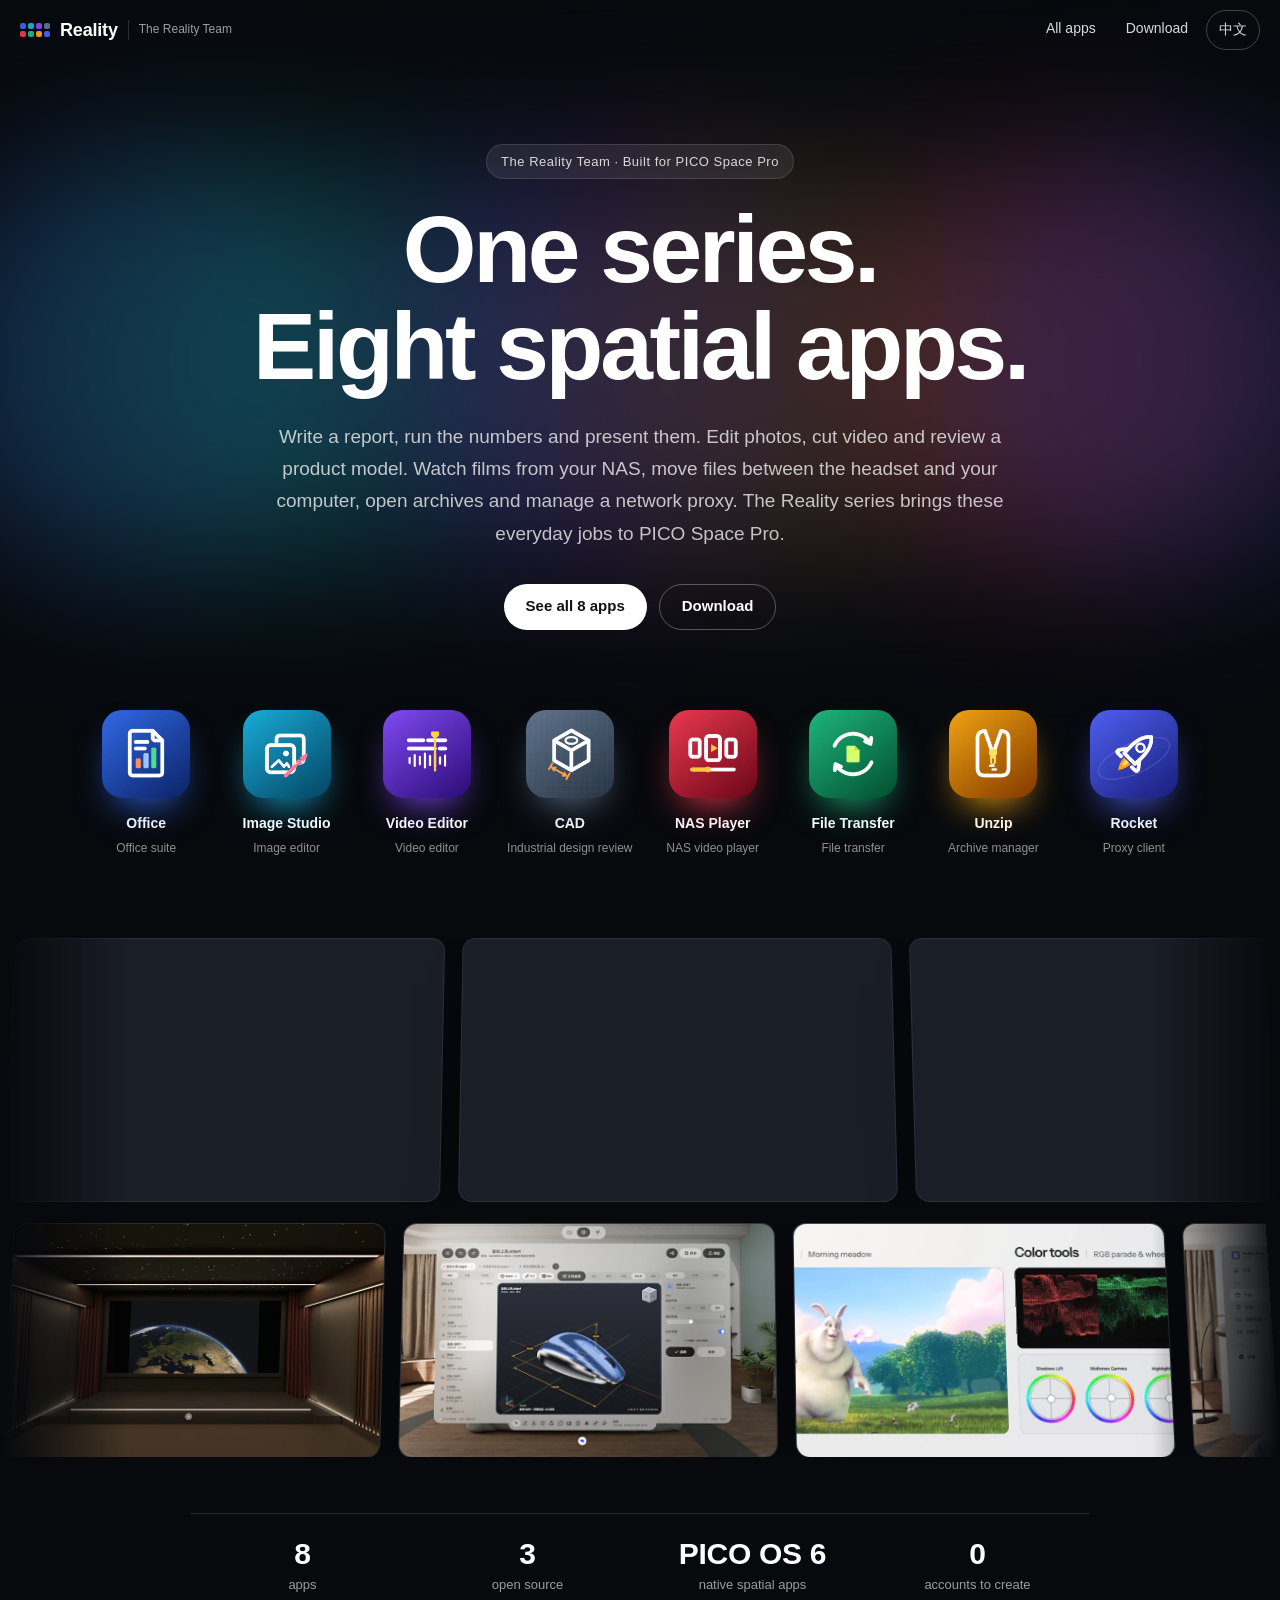
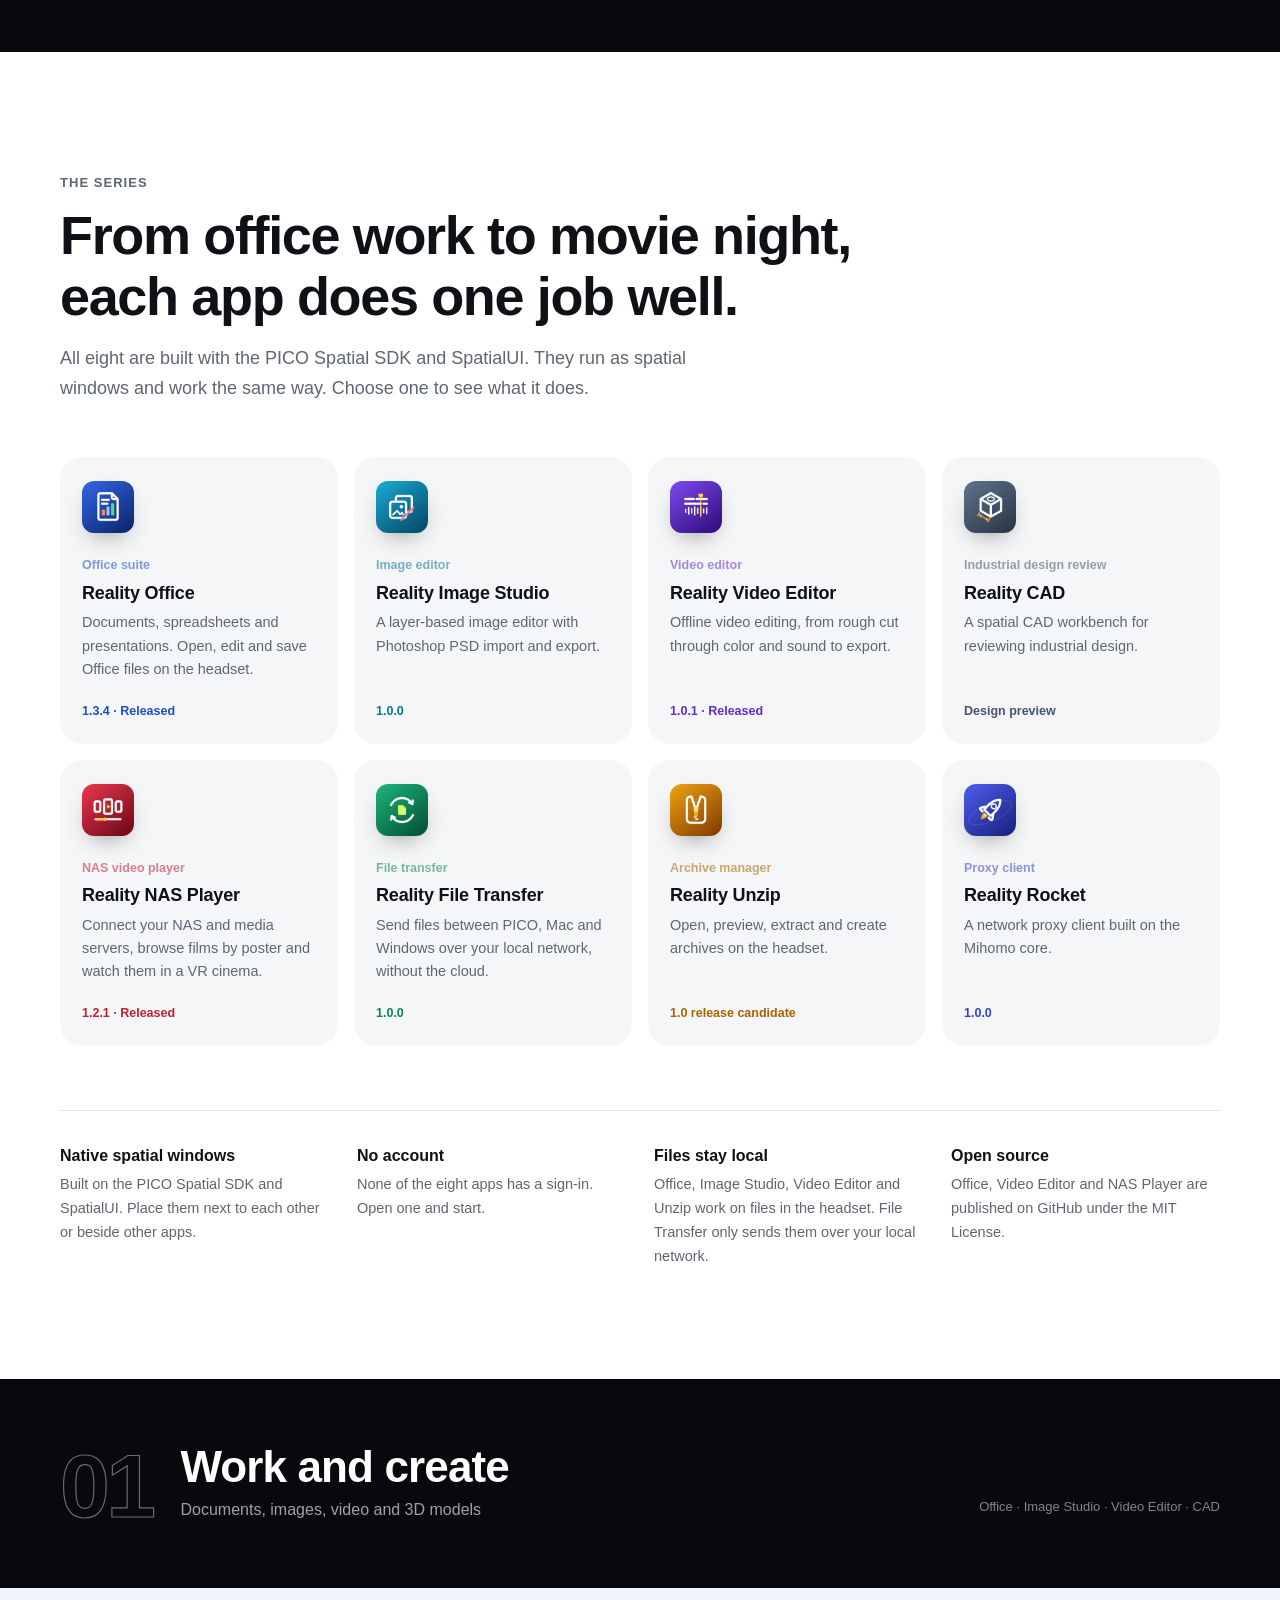
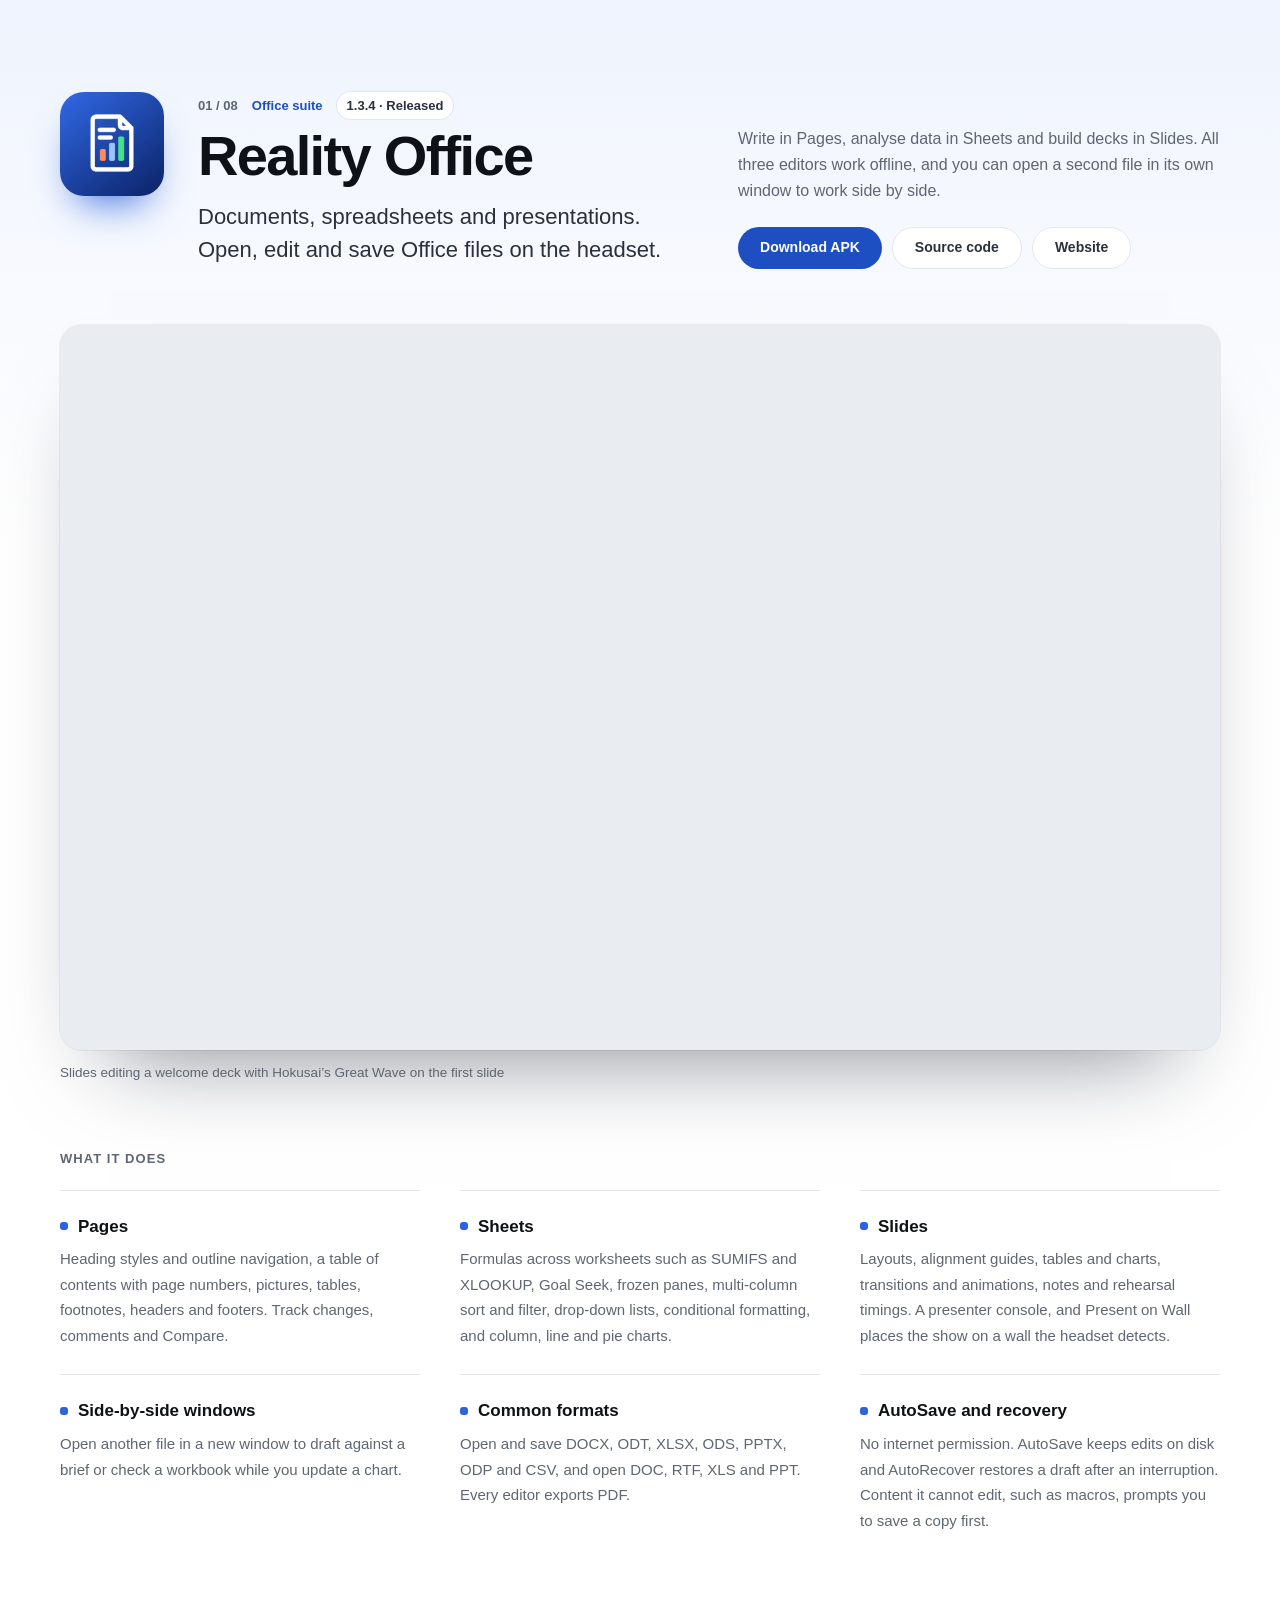
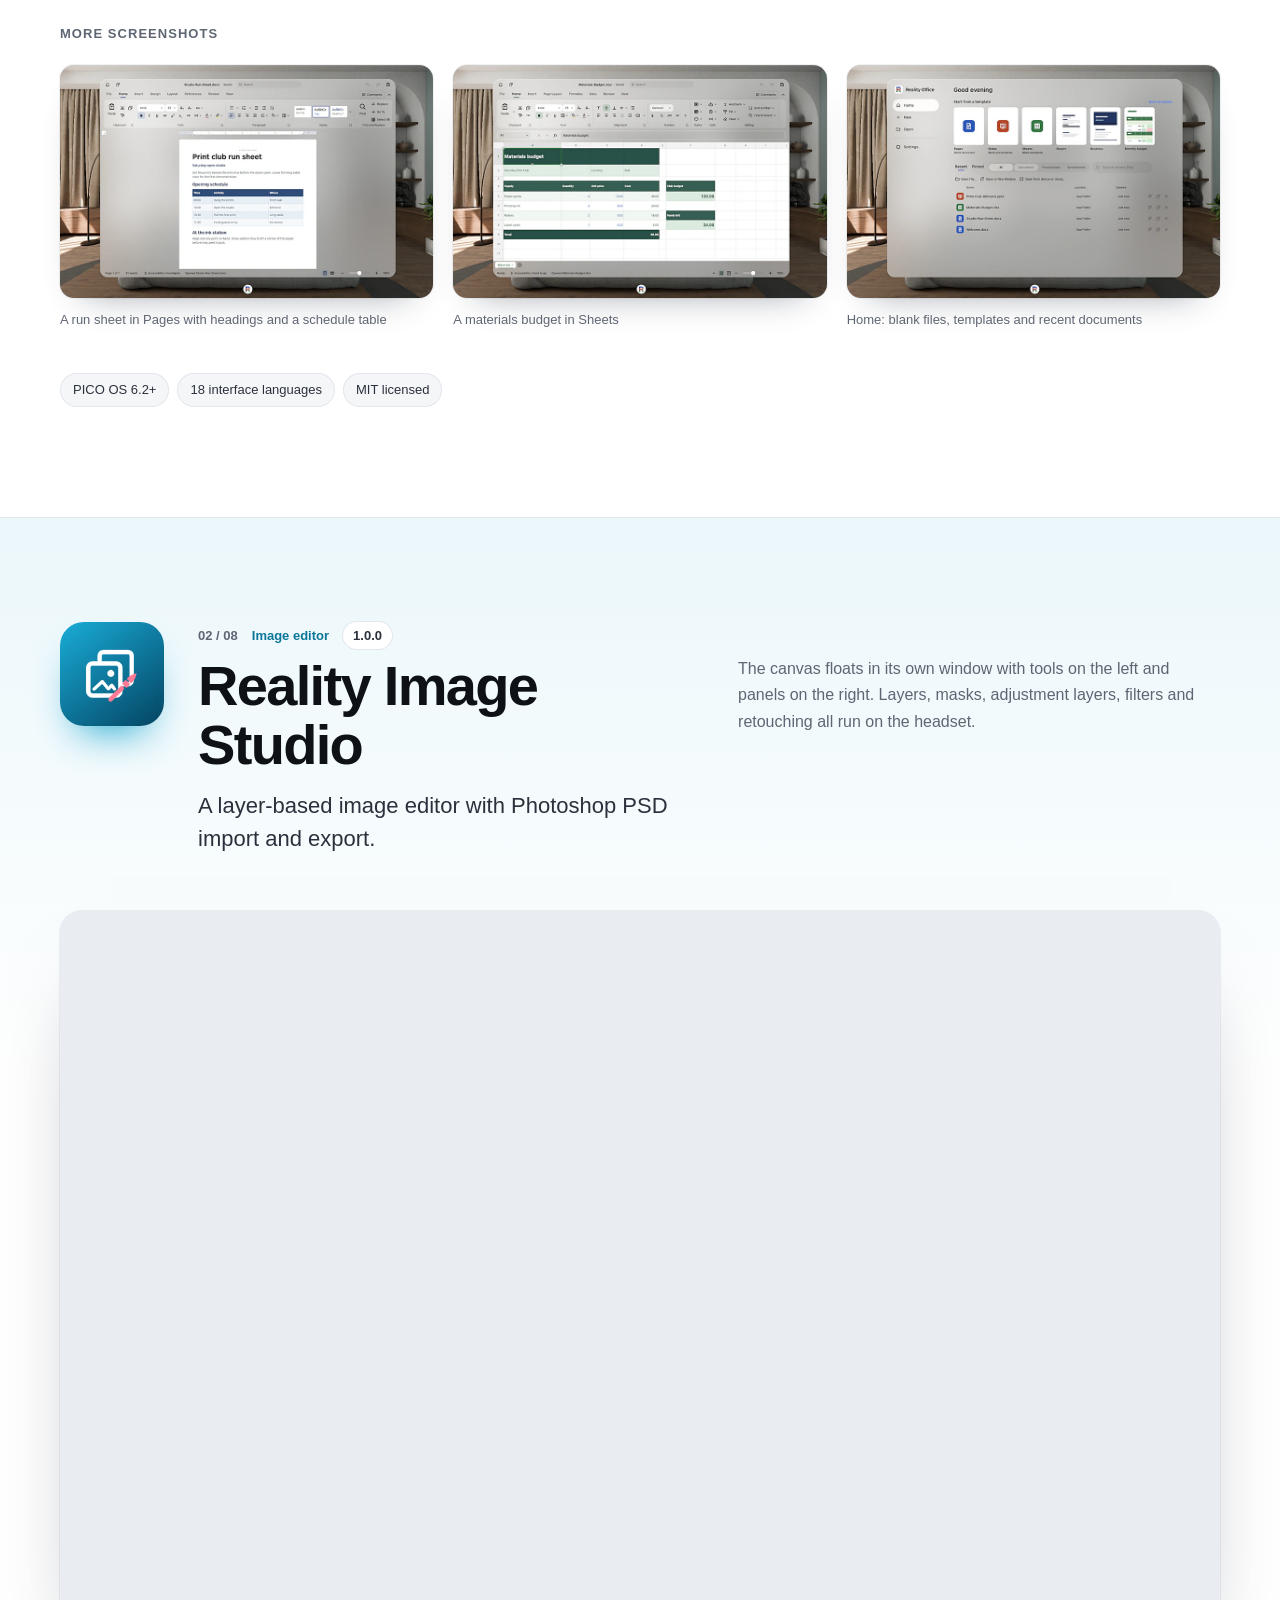
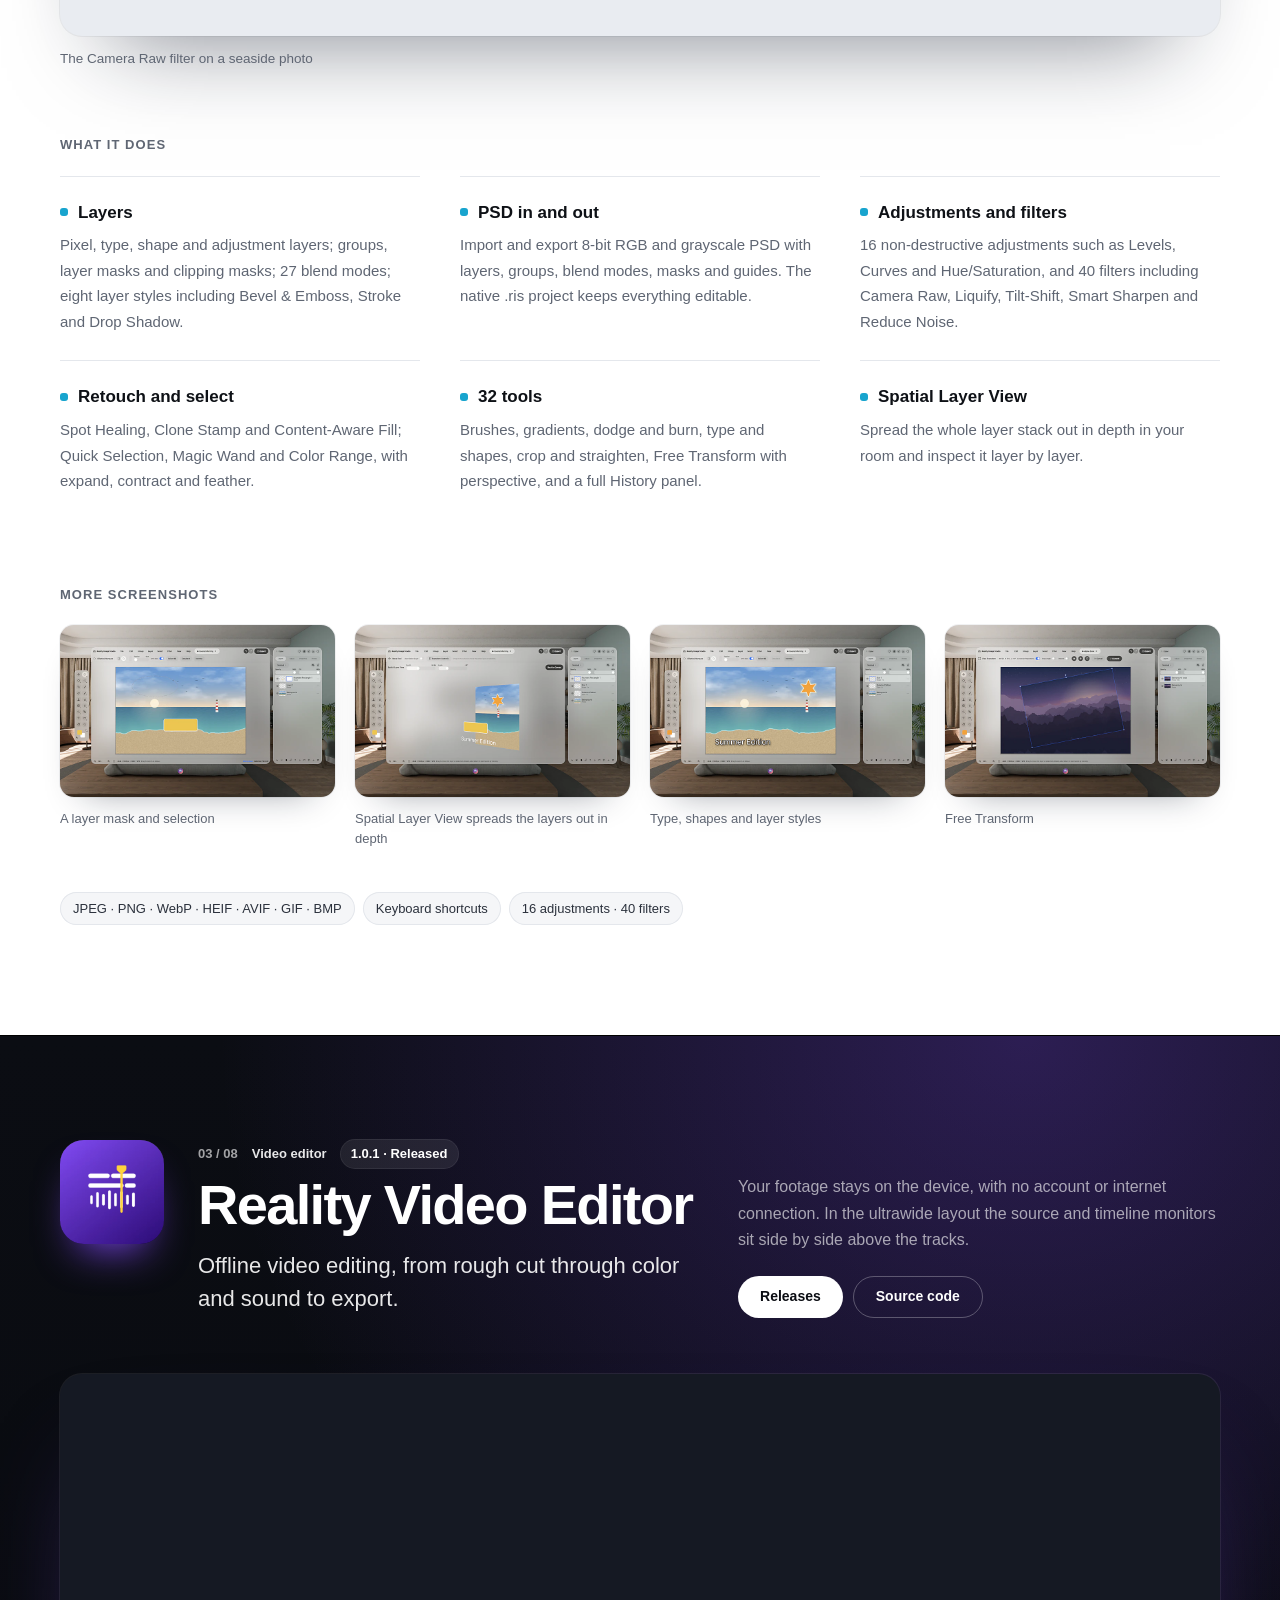
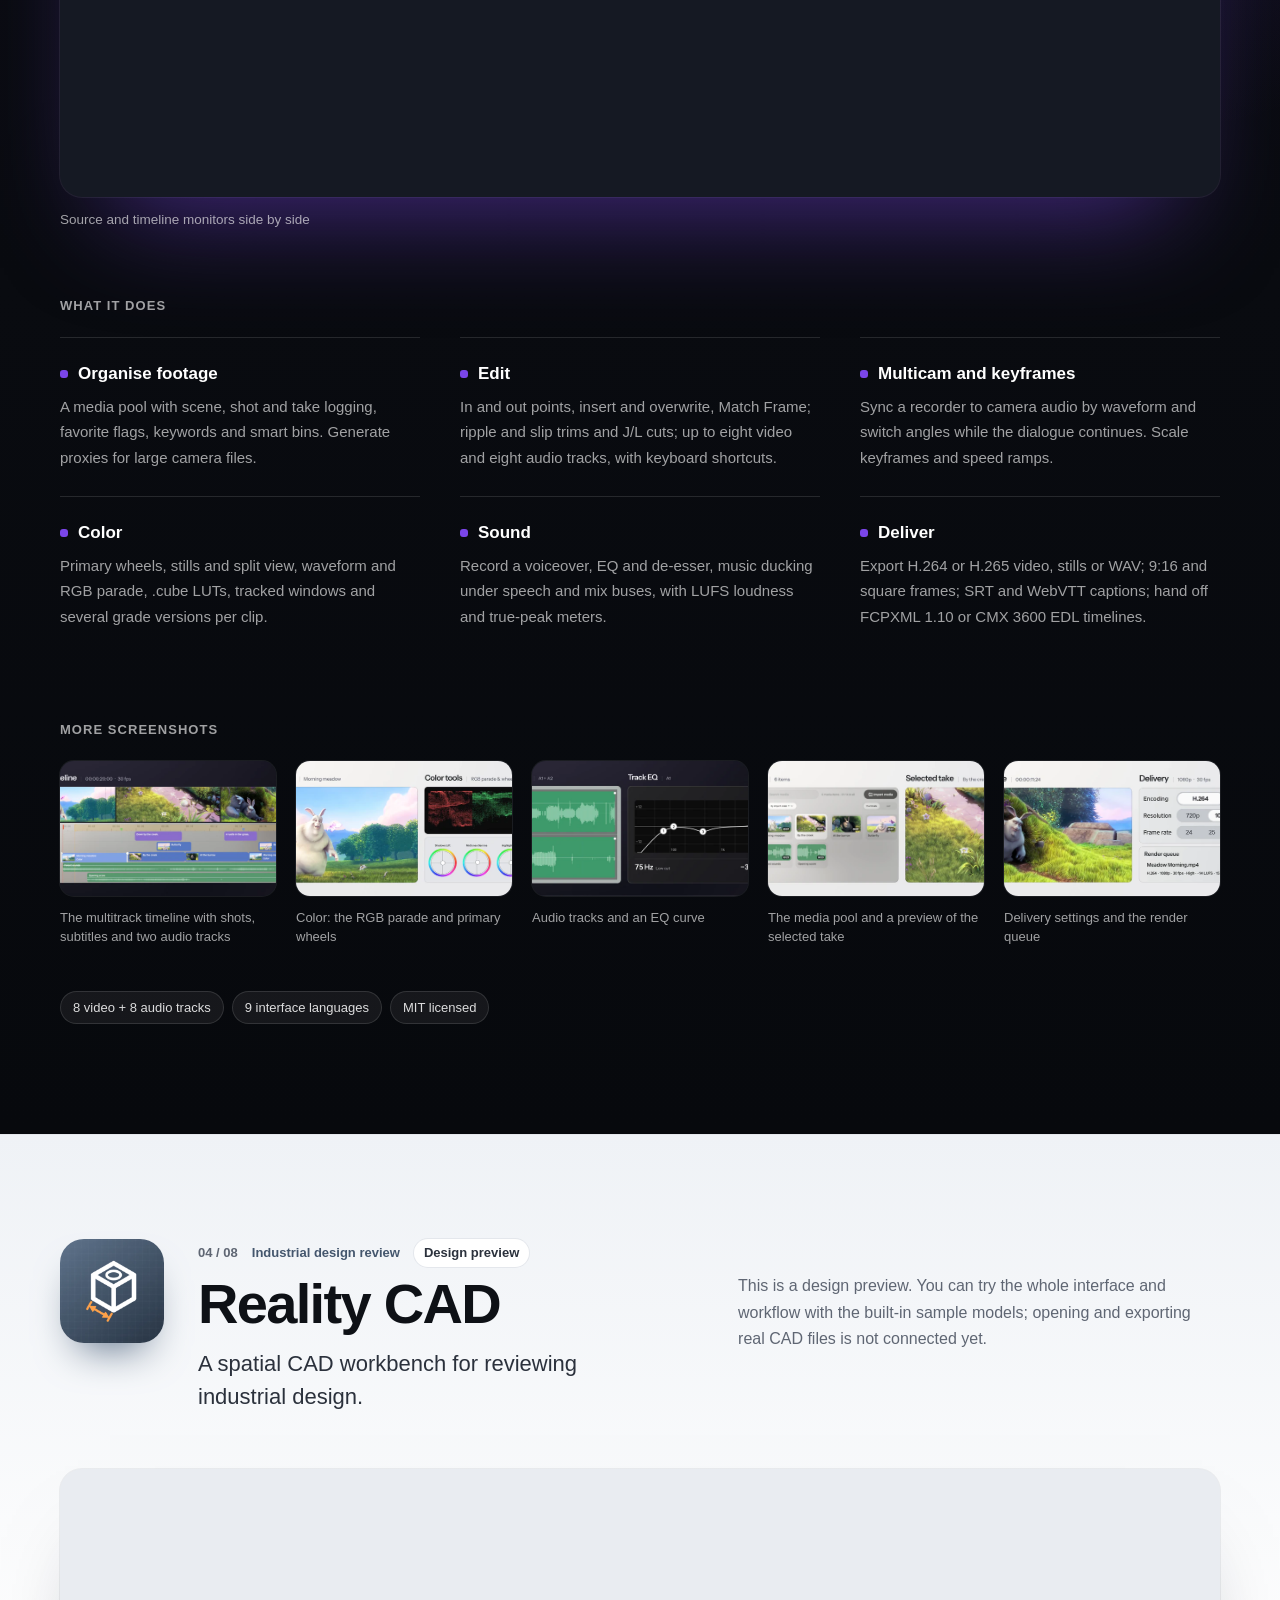
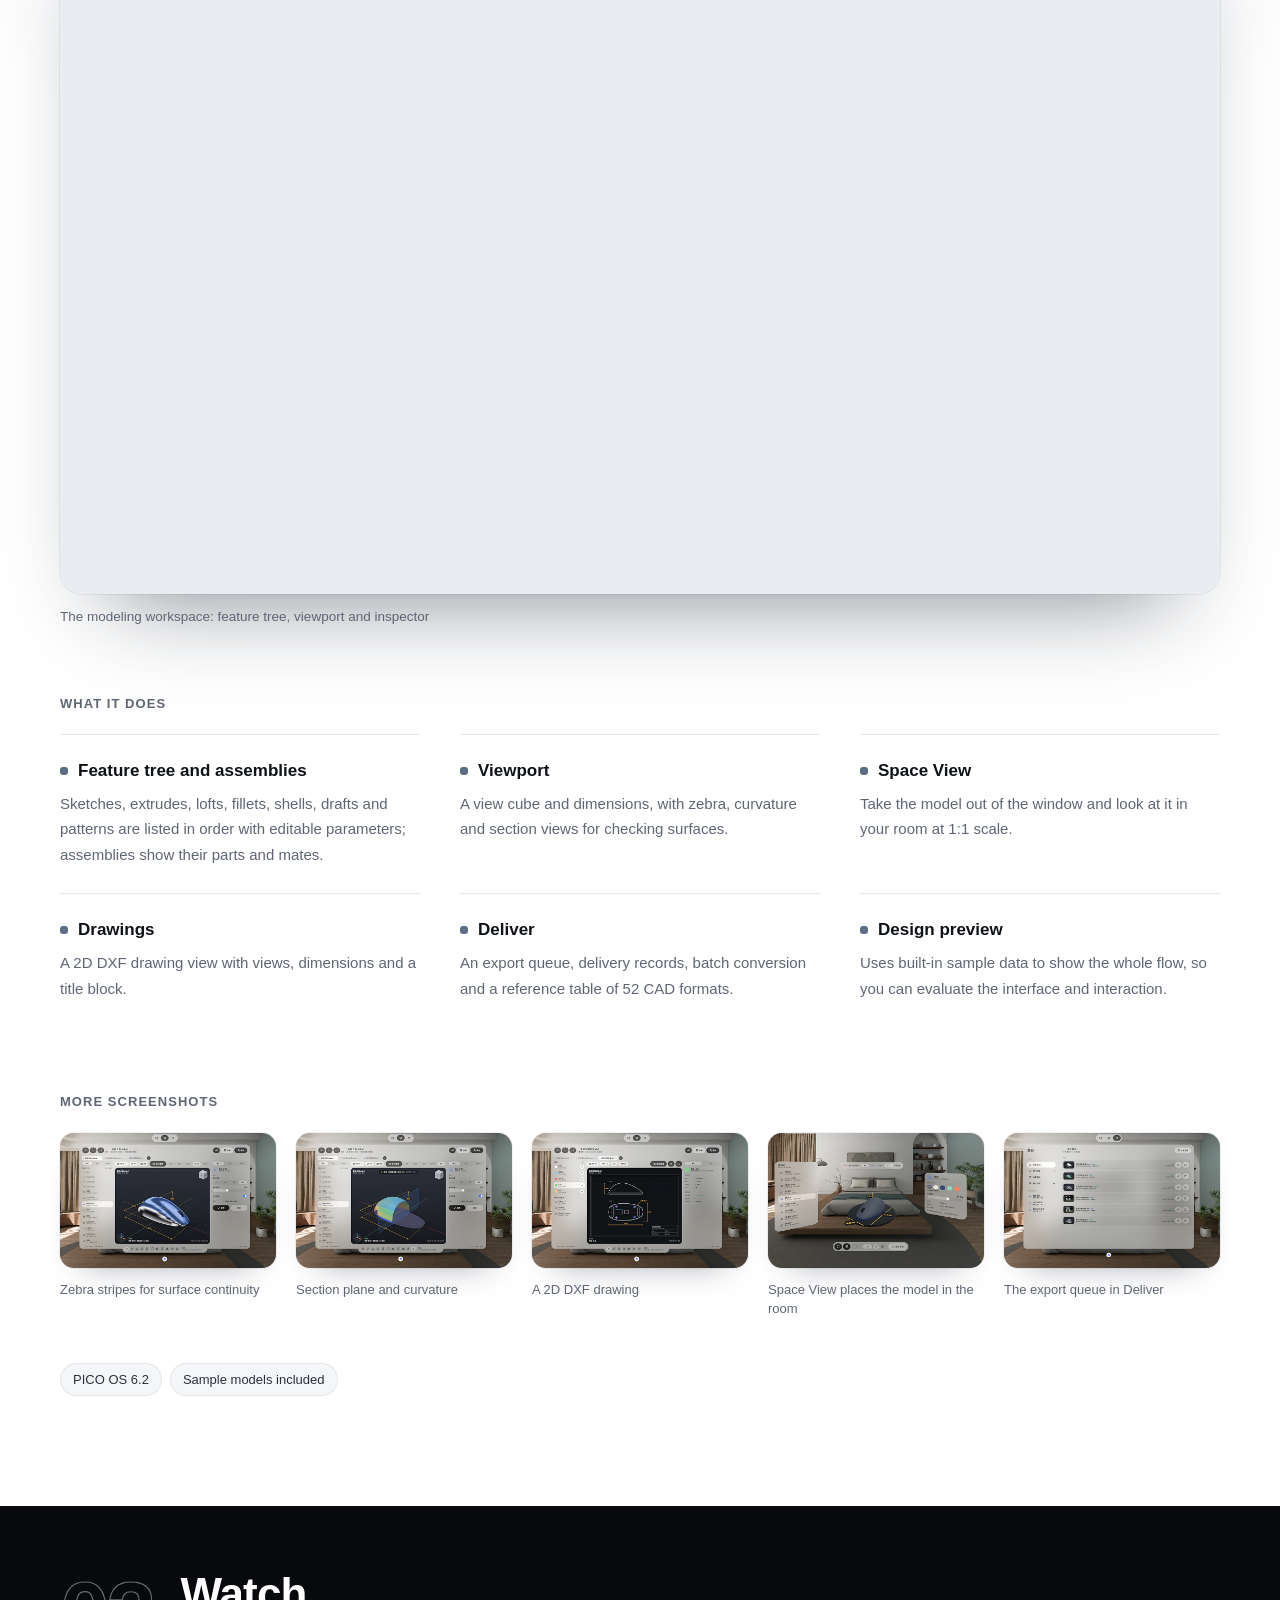
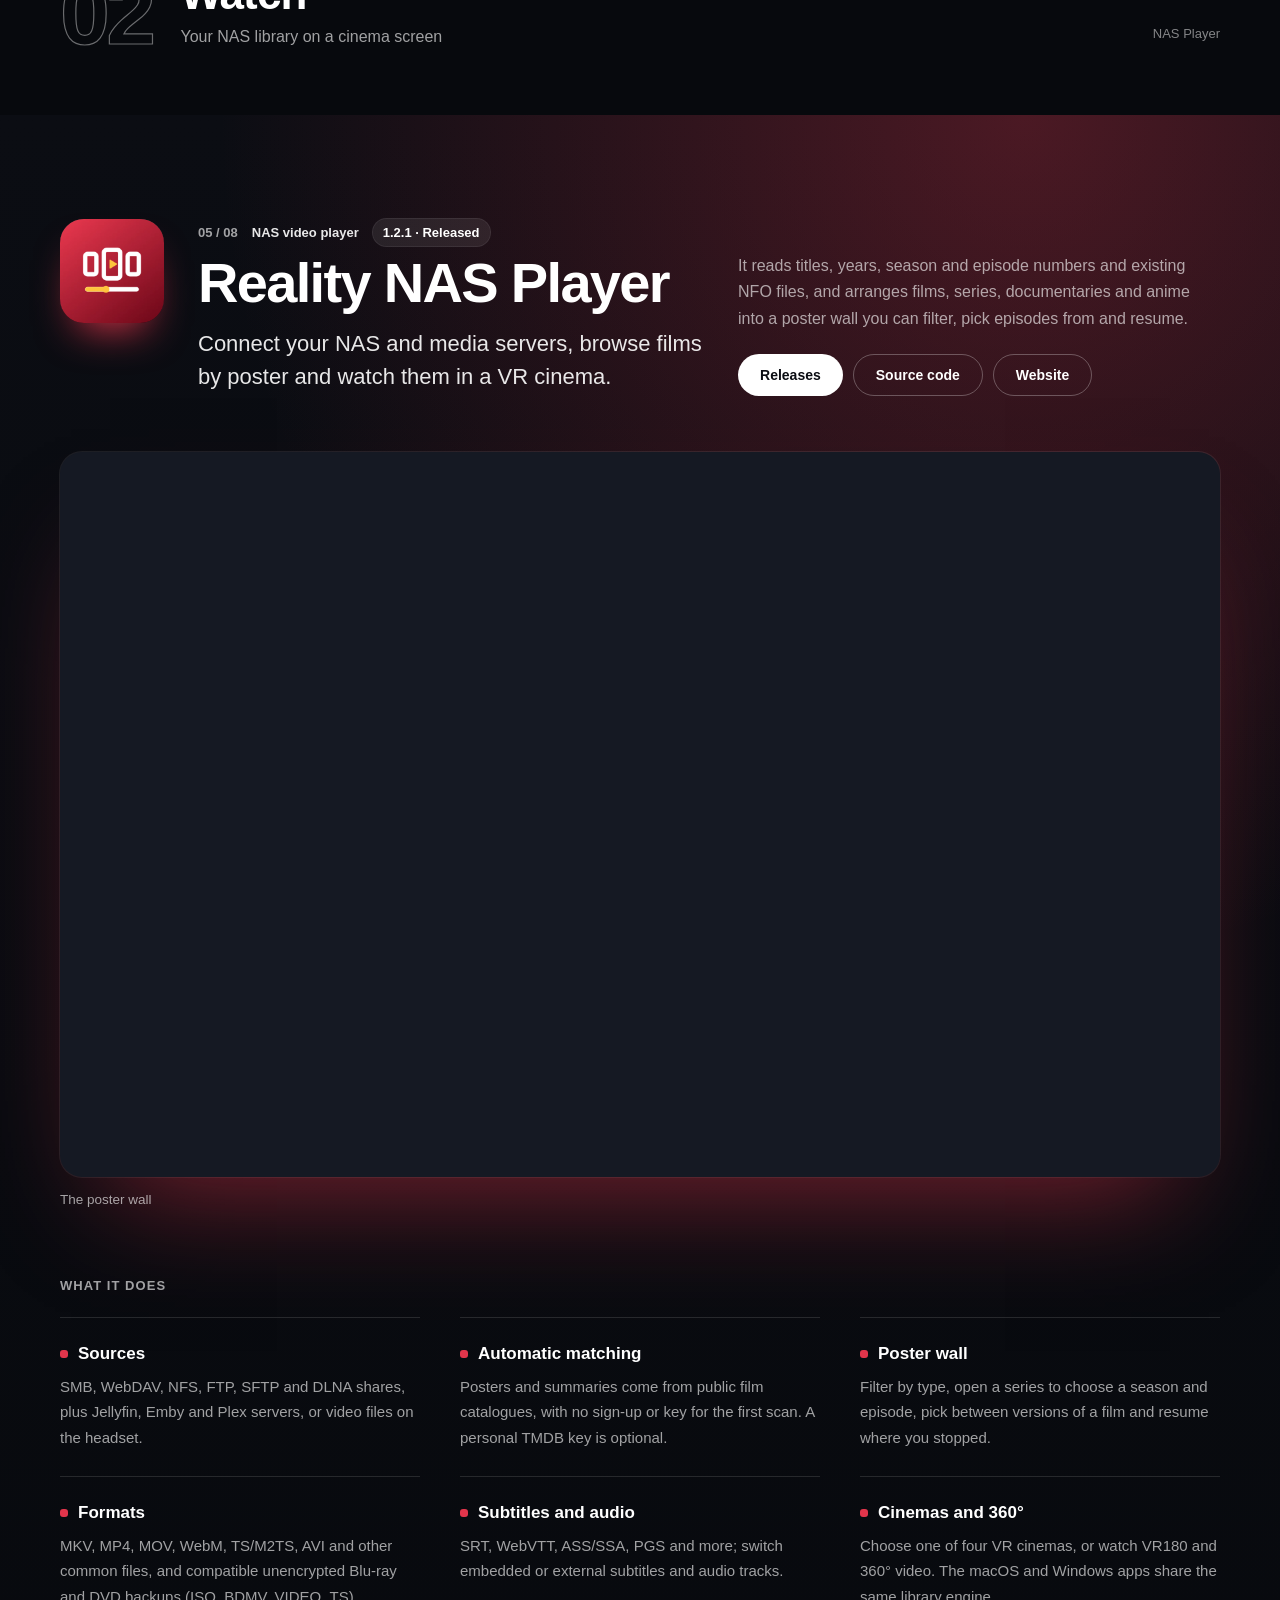
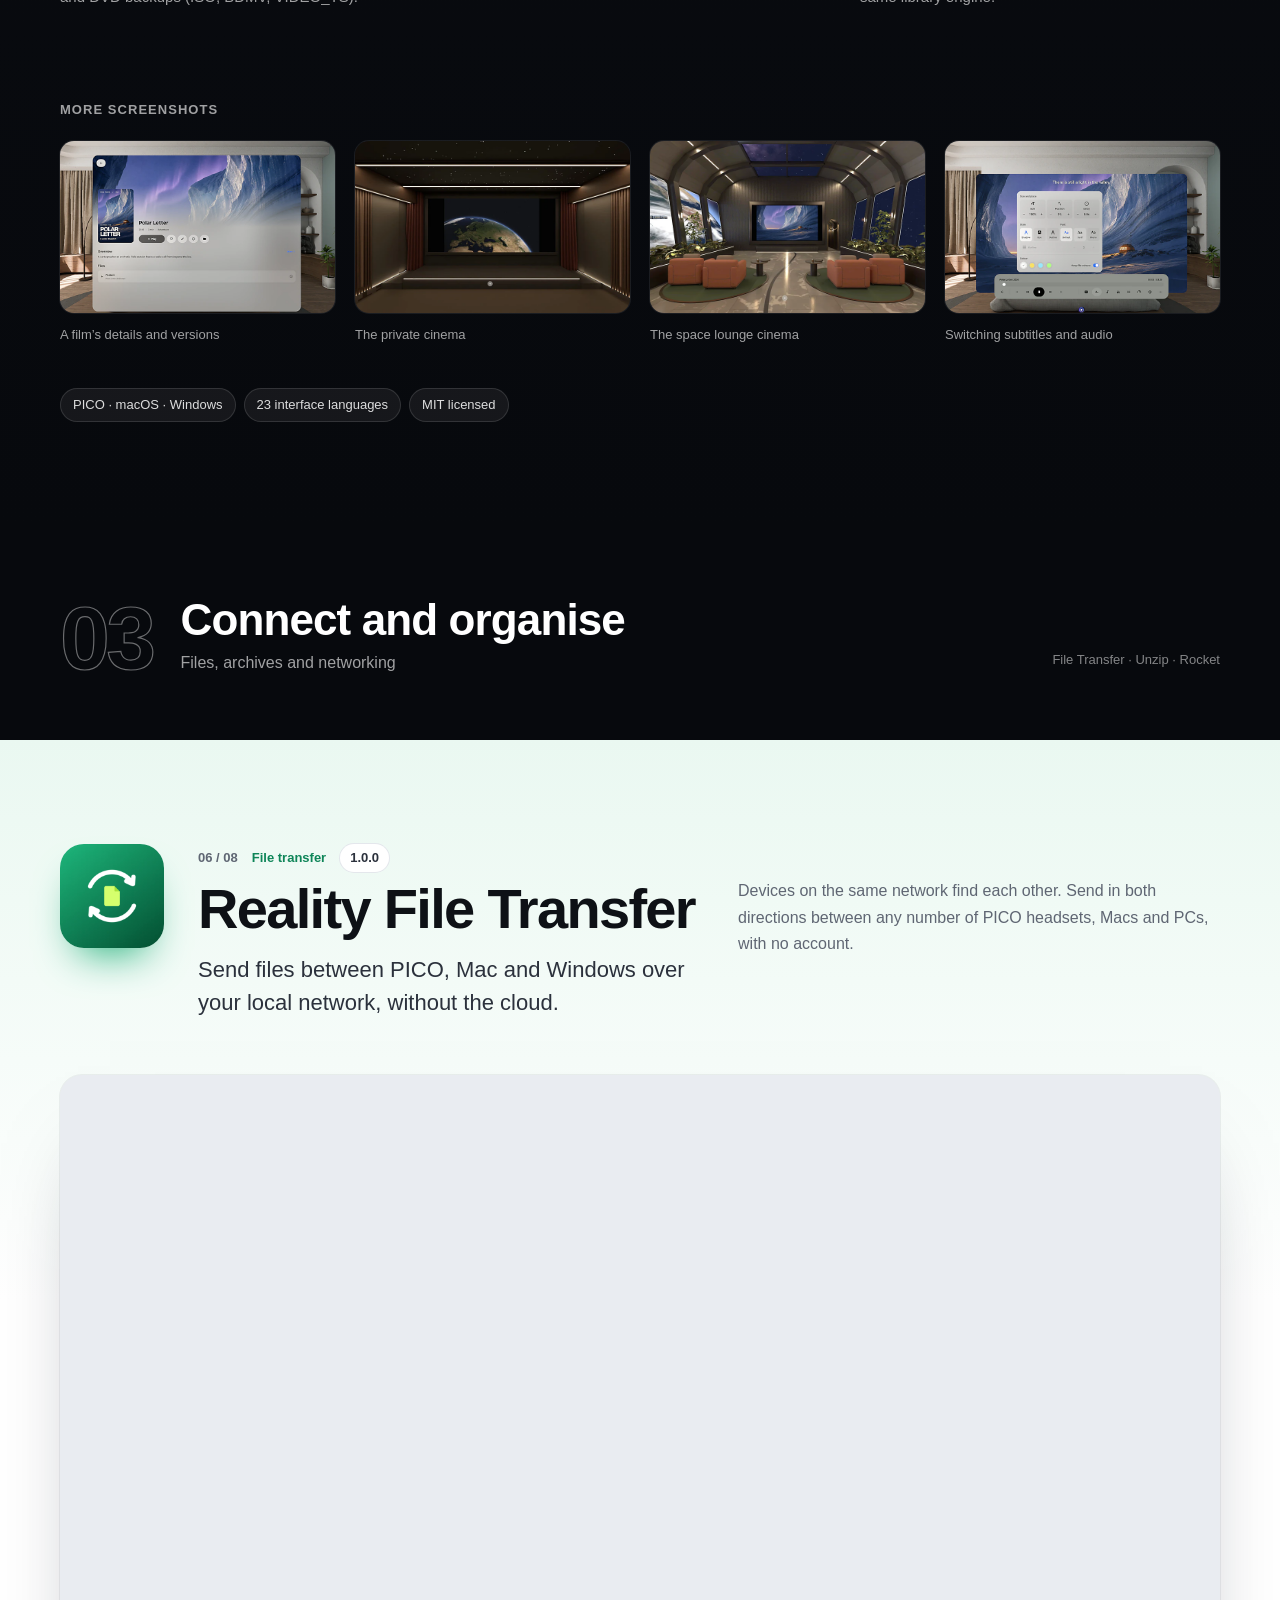
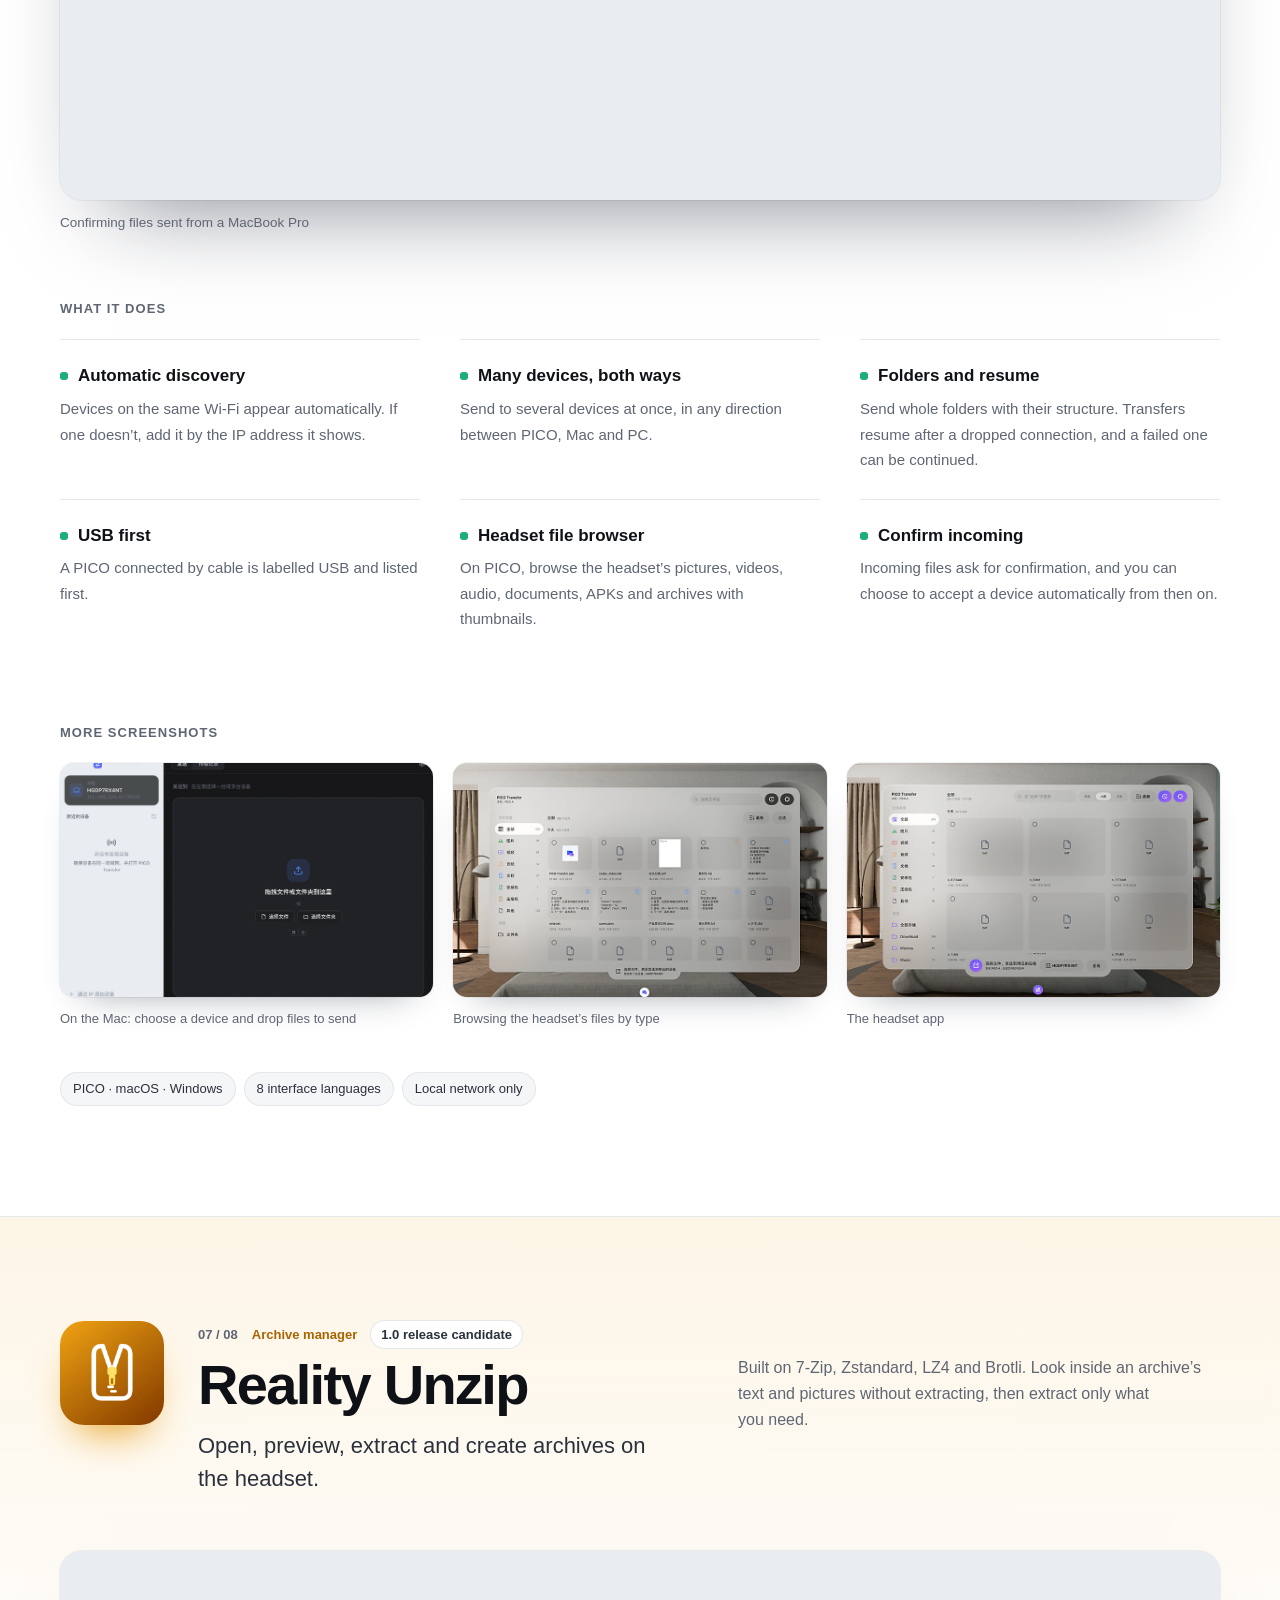
<file: en/index.html>
<!doctype html>
<html lang="en">
<head>
<meta charset="utf-8">
<meta name="viewport" content="width=device-width, initial-scale=1">
<title>The Reality Series · The Reality Team</title>
<meta name="description" content="Eight apps for PICO Space Pro from The Reality Team: documents, image editing, video editing, industrial design review, NAS video, file transfer, archives and a proxy client.">
<meta property="og:title" content="The Reality Series · The Reality Team">
<meta property="og:description" content="Eight apps for PICO Space Pro from The Reality Team: documents, image editing, video editing, industrial design review, NAS video, file transfer, archives and a proxy client.">
<meta property="og:type" content="website">
<meta property="og:image" content="https://jason-jm.github.io/reality-team/assets/og.jpg">
<meta name="twitter:card" content="summary_large_image">
<meta name="theme-color" content="#07090D">
<link rel="icon" href="../assets/favicon.png">
<link rel="alternate" hreflang="zh-CN" href="https://jason-jm.github.io/reality-team/">
<link rel="alternate" hreflang="en" href="https://jason-jm.github.io/reality-team/en/">
<link rel="stylesheet" href="../assets/site.css?v=f687a2f5">
</head>
<body>
<a class="skip" href="#series">Skip to content</a>
<header class="nav" id="nav">
  <div class="nav-in">
    <a class="brand" href="#top" aria-label="Reality">
      <span class="brand-mark" aria-hidden="true"><i style="--c:#2F63DC"></i><i style="--c:#18A4CE"></i><i style="--c:#7A45E8"></i><i style="--c:#5A6E86"></i><i style="--c:#E1354B"></i><i style="--c:#1CAE76"></i><i style="--c:#E79B12"></i><i style="--c:#4A5AE6"></i></span>
      <span class="brand-name">Reality</span><span class="brand-by">The Reality Team</span>
    </a>
    <nav class="mini" aria-label="All apps">
      <a href="#office" data-app="office" title="Reality Office"><span class="icon xs" aria-hidden="true"><img src="../assets/icons/office-bg.webp" alt="" class="l0"><img src="../assets/icons/office-fg2.webp" alt="" class="l1"><img src="../assets/icons/office-fg3.webp" alt="" class="l2"></span><span>Office</span></a><a href="#image" data-app="image" title="Reality Image Studio"><span class="icon xs" aria-hidden="true"><img src="../assets/icons/image-bg.webp" alt="" class="l0"><img src="../assets/icons/image-fg2.webp" alt="" class="l1"><img src="../assets/icons/image-fg3.webp" alt="" class="l2"></span><span>Image Studio</span></a><a href="#video" data-app="video" title="Reality Video Editor"><span class="icon xs" aria-hidden="true"><img src="../assets/icons/video-bg.webp" alt="" class="l0"><img src="../assets/icons/video-fg2.webp" alt="" class="l1"><img src="../assets/icons/video-fg3.webp" alt="" class="l2"></span><span>Video Editor</span></a><a href="#cad" data-app="cad" title="Reality CAD"><span class="icon xs" aria-hidden="true"><img src="../assets/icons/cad-bg.webp" alt="" class="l0"><img src="../assets/icons/cad-fg2.webp" alt="" class="l1"><img src="../assets/icons/cad-fg3.webp" alt="" class="l2"></span><span>CAD</span></a><a href="#nas" data-app="nas" title="Reality NAS Player"><span class="icon xs" aria-hidden="true"><img src="../assets/icons/nas-bg.webp" alt="" class="l0"><img src="../assets/icons/nas-fg2.webp" alt="" class="l1"><img src="../assets/icons/nas-fg3.webp" alt="" class="l2"></span><span>NAS Player</span></a><a href="#transfer" data-app="transfer" title="Reality File Transfer"><span class="icon xs" aria-hidden="true"><img src="../assets/icons/transfer-bg.webp" alt="" class="l0"><img src="../assets/icons/transfer-fg2.webp" alt="" class="l1"><img src="../assets/icons/transfer-fg3.webp" alt="" class="l2"></span><span>File Transfer</span></a><a href="#unzip" data-app="unzip" title="Reality Unzip"><span class="icon xs" aria-hidden="true"><img src="../assets/icons/unzip-bg.webp" alt="" class="l0"><img src="../assets/icons/unzip-fg2.webp" alt="" class="l1"><img src="../assets/icons/unzip-fg3.webp" alt="" class="l2"></span><span>Unzip</span></a><a href="#rocket" data-app="rocket" title="Reality Rocket"><span class="icon xs" aria-hidden="true"><img src="../assets/icons/rocket-bg.webp" alt="" class="l0"><img src="../assets/icons/rocket-fg2.webp" alt="" class="l1"><img src="../assets/icons/rocket-fg3.webp" alt="" class="l2"></span><span>Rocket</span></a>
    </nav>
    <div class="nav-links">
      <a href="#series">All apps</a>
      <a href="#download">Download</a>
      <a class="lang" href="../" hreflang="zh-CN">中文</a>
    </div>
  </div>
</header>

<main id="top">
<section class="hero">
  <div class="glow" aria-hidden="true"><i style="--c:#2F63DC"></i><i style="--c:#18A4CE"></i><i style="--c:#7A45E8"></i><i style="--c:#5A6E86"></i><i style="--c:#E1354B"></i><i style="--c:#1CAE76"></i><i style="--c:#E79B12"></i><i style="--c:#4A5AE6"></i></div>
  <div class="hero-in">
    <p class="eyebrow">The Reality Team · Built for PICO Space Pro</p>
    <h1>One series.<br>Eight spatial apps.</h1>
    <p class="hero-lede">Write a report, run the numbers and present them. Edit photos, cut video and review a product model. Watch films from your NAS, move files between the headset and your computer, open archives and manage a network proxy. The Reality series brings these everyday jobs to PICO Space Pro.</p>
    <div class="hero-cta">
      <a class="btn btn-light" href="#series">See all 8 apps</a>
      <a class="btn btn-ghost" href="#download">Download</a>
    </div>
  </div>
  <ul class="dock" aria-label="All apps">
    <li><a href="#office" style="--c:#2F63DC"><span class="icon lg" aria-hidden="true"><img src="../assets/icons/office-bg.webp" alt="" class="l0"><img src="../assets/icons/office-fg2.webp" alt="" class="l1"><img src="../assets/icons/office-fg3.webp" alt="" class="l2"></span><span class="dock-name">Office</span><span class="dock-cat">Office suite</span></a></li>
    <li><a href="#image" style="--c:#18A4CE"><span class="icon lg" aria-hidden="true"><img src="../assets/icons/image-bg.webp" alt="" class="l0"><img src="../assets/icons/image-fg2.webp" alt="" class="l1"><img src="../assets/icons/image-fg3.webp" alt="" class="l2"></span><span class="dock-name">Image Studio</span><span class="dock-cat">Image editor</span></a></li>
    <li><a href="#video" style="--c:#7A45E8"><span class="icon lg" aria-hidden="true"><img src="../assets/icons/video-bg.webp" alt="" class="l0"><img src="../assets/icons/video-fg2.webp" alt="" class="l1"><img src="../assets/icons/video-fg3.webp" alt="" class="l2"></span><span class="dock-name">Video Editor</span><span class="dock-cat">Video editor</span></a></li>
    <li><a href="#cad" style="--c:#5A6E86"><span class="icon lg" aria-hidden="true"><img src="../assets/icons/cad-bg.webp" alt="" class="l0"><img src="../assets/icons/cad-fg2.webp" alt="" class="l1"><img src="../assets/icons/cad-fg3.webp" alt="" class="l2"></span><span class="dock-name">CAD</span><span class="dock-cat">Industrial design review</span></a></li>
    <li><a href="#nas" style="--c:#E1354B"><span class="icon lg" aria-hidden="true"><img src="../assets/icons/nas-bg.webp" alt="" class="l0"><img src="../assets/icons/nas-fg2.webp" alt="" class="l1"><img src="../assets/icons/nas-fg3.webp" alt="" class="l2"></span><span class="dock-name">NAS Player</span><span class="dock-cat">NAS video player</span></a></li>
    <li><a href="#transfer" style="--c:#1CAE76"><span class="icon lg" aria-hidden="true"><img src="../assets/icons/transfer-bg.webp" alt="" class="l0"><img src="../assets/icons/transfer-fg2.webp" alt="" class="l1"><img src="../assets/icons/transfer-fg3.webp" alt="" class="l2"></span><span class="dock-name">File Transfer</span><span class="dock-cat">File transfer</span></a></li>
    <li><a href="#unzip" style="--c:#E79B12"><span class="icon lg" aria-hidden="true"><img src="../assets/icons/unzip-bg.webp" alt="" class="l0"><img src="../assets/icons/unzip-fg2.webp" alt="" class="l1"><img src="../assets/icons/unzip-fg3.webp" alt="" class="l2"></span><span class="dock-name">Unzip</span><span class="dock-cat">Archive manager</span></a></li>
    <li><a href="#rocket" style="--c:#4A5AE6"><span class="icon lg" aria-hidden="true"><img src="../assets/icons/rocket-bg.webp" alt="" class="l0"><img src="../assets/icons/rocket-fg2.webp" alt="" class="l1"><img src="../assets/icons/rocket-fg3.webp" alt="" class="l2"></span><span class="dock-name">Rocket</span><span class="dock-cat">Proxy client</span></a></li>
  </ul>
  <div class="strips" aria-hidden="true">
    <div class="strip strip-a"><div class="track"><figure class="card"><img class="" src="../assets/shots/office-slides-en-md.webp" srcset="../assets/shots/office-slides-en-sm.webp 800w, ../assets/shots/office-slides-en-md.webp 1400w, ../assets/shots/office-slides-en.webp 2040w" sizes="(max-width: 680px) 300px, 440px" data-full="../assets/shots/office-slides-en.webp" width="2040" height="1275" alt="" decoding="async"></figure><figure class="card"><img class="" src="../assets/shots/video-workspace-md.webp" srcset="../assets/shots/video-workspace-sm.webp 800w, ../assets/shots/video-workspace-md.webp 1400w, ../assets/shots/video-workspace.webp 2160w" sizes="(max-width: 680px) 300px, 440px" data-full="../assets/shots/video-workspace.webp" width="2160" height="789" alt="" decoding="async"></figure><figure class="card"><img class="" src="../assets/shots/image-raw-md.webp" srcset="../assets/shots/image-raw-sm.webp 800w, ../assets/shots/image-raw-md.webp 1400w, ../assets/shots/image-raw.webp 2560w" sizes="(max-width: 680px) 300px, 440px" data-full="../assets/shots/image-raw.webp" width="2560" height="1600" alt="" decoding="async"></figure><figure class="card"><img class="" src="../assets/shots/nas-wall-en-md.webp" srcset="../assets/shots/nas-wall-en-sm.webp 800w, ../assets/shots/nas-wall-en-md.webp 1400w, ../assets/shots/nas-wall-en.webp 1920w" sizes="(max-width: 680px) 300px, 440px" data-full="../assets/shots/nas-wall-en.webp" width="1920" height="1200" alt="" decoding="async"></figure><figure class="card"><img class="" src="../assets/shots/cad-model-md.webp" srcset="../assets/shots/cad-model-sm.webp 800w, ../assets/shots/cad-model-md.webp 1400w, ../assets/shots/cad-model.webp 2300w" sizes="(max-width: 680px) 300px, 440px" data-full="../assets/shots/cad-model.webp" width="2300" height="1438" alt="" decoding="async"></figure><figure class="card"><img class="" src="../assets/shots/transfer-desktop-md.webp" srcset="../assets/shots/transfer-desktop-sm.webp 800w, ../assets/shots/transfer-desktop-md.webp 1400w, ../assets/shots/transfer-desktop.webp 1960w" sizes="(max-width: 680px) 300px, 440px" data-full="../assets/shots/transfer-desktop.webp" width="1960" height="1320" alt="" decoding="async"></figure><figure class="card"><img class="" src="../assets/shots/office-sheets-en-md.webp" srcset="../assets/shots/office-sheets-en-sm.webp 800w, ../assets/shots/office-sheets-en-md.webp 1400w, ../assets/shots/office-sheets-en.webp 2040w" sizes="(max-width: 680px) 300px, 440px" data-full="../assets/shots/office-sheets-en.webp" width="2040" height="1275" alt="" decoding="async"></figure><figure class="card"><img class="" src="../assets/shots/office-slides-en-md.webp" srcset="../assets/shots/office-slides-en-sm.webp 800w, ../assets/shots/office-slides-en-md.webp 1400w, ../assets/shots/office-slides-en.webp 2040w" sizes="(max-width: 680px) 300px, 440px" data-full="../assets/shots/office-slides-en.webp" width="2040" height="1275" alt="" decoding="async"></figure><figure class="card"><img class="" src="../assets/shots/video-workspace-md.webp" srcset="../assets/shots/video-workspace-sm.webp 800w, ../assets/shots/video-workspace-md.webp 1400w, ../assets/shots/video-workspace.webp 2160w" sizes="(max-width: 680px) 300px, 440px" data-full="../assets/shots/video-workspace.webp" width="2160" height="789" alt="" decoding="async"></figure><figure class="card"><img class="" src="../assets/shots/image-raw-md.webp" srcset="../assets/shots/image-raw-sm.webp 800w, ../assets/shots/image-raw-md.webp 1400w, ../assets/shots/image-raw.webp 2560w" sizes="(max-width: 680px) 300px, 440px" data-full="../assets/shots/image-raw.webp" width="2560" height="1600" alt="" decoding="async"></figure><figure class="card"><img class="" src="../assets/shots/nas-wall-en-md.webp" srcset="../assets/shots/nas-wall-en-sm.webp 800w, ../assets/shots/nas-wall-en-md.webp 1400w, ../assets/shots/nas-wall-en.webp 1920w" sizes="(max-width: 680px) 300px, 440px" data-full="../assets/shots/nas-wall-en.webp" width="1920" height="1200" alt="" decoding="async"></figure><figure class="card"><img class="" src="../assets/shots/cad-model-md.webp" srcset="../assets/shots/cad-model-sm.webp 800w, ../assets/shots/cad-model-md.webp 1400w, ../assets/shots/cad-model.webp 2300w" sizes="(max-width: 680px) 300px, 440px" data-full="../assets/shots/cad-model.webp" width="2300" height="1438" alt="" decoding="async"></figure><figure class="card"><img class="" src="../assets/shots/transfer-desktop-md.webp" srcset="../assets/shots/transfer-desktop-sm.webp 800w, ../assets/shots/transfer-desktop-md.webp 1400w, ../assets/shots/transfer-desktop.webp 1960w" sizes="(max-width: 680px) 300px, 440px" data-full="../assets/shots/transfer-desktop.webp" width="1960" height="1320" alt="" decoding="async"></figure><figure class="card"><img class="" src="../assets/shots/office-sheets-en-md.webp" srcset="../assets/shots/office-sheets-en-sm.webp 800w, ../assets/shots/office-sheets-en-md.webp 1400w, ../assets/shots/office-sheets-en.webp 2040w" sizes="(max-width: 680px) 300px, 440px" data-full="../assets/shots/office-sheets-en.webp" width="2040" height="1275" alt="" decoding="async"></figure></div></div>
    <div class="strip strip-b"><div class="track"><figure class="card"><img class="" src="../assets/shots/nas-cinema-md.webp" srcset="../assets/shots/nas-cinema-sm.webp 800w, ../assets/shots/nas-cinema-md.webp 1400w, ../assets/shots/nas-cinema.webp 1600w" sizes="(max-width: 680px) 300px, 440px" data-full="../assets/shots/nas-cinema.webp" width="1600" height="900" alt="" loading="lazy" decoding="async"></figure><figure class="card"><img class="" src="../assets/shots/cad-zebra-md.webp" srcset="../assets/shots/cad-zebra-sm.webp 800w, ../assets/shots/cad-zebra-md.webp 1400w, ../assets/shots/cad-zebra.webp 2300w" sizes="(max-width: 680px) 300px, 440px" data-full="../assets/shots/cad-zebra.webp" width="2300" height="1438" alt="" loading="lazy" decoding="async"></figure><figure class="card"><img class="" src="../assets/shots/video-color-md.webp" srcset="../assets/shots/video-color-sm.webp 800w, ../assets/shots/video-color-md.webp 1400w, ../assets/shots/video-color.webp 2160w" sizes="(max-width: 680px) 300px, 440px" data-full="../assets/shots/video-color.webp" width="2160" height="845" alt="" loading="lazy" decoding="async"></figure><figure class="card"><img class="" src="../assets/shots/unzip-photos-md.webp" srcset="../assets/shots/unzip-photos-sm.webp 800w, ../assets/shots/unzip-photos-md.webp 1400w, ../assets/shots/unzip-photos.webp 1840w" sizes="(max-width: 680px) 300px, 440px" data-full="../assets/shots/unzip-photos.webp" width="1840" height="1150" alt="" loading="lazy" decoding="async"></figure><figure class="card"><img class="" src="../assets/shots/rocket-dashboard-md.webp" srcset="../assets/shots/rocket-dashboard-sm.webp 800w, ../assets/shots/rocket-dashboard-md.webp 1400w, ../assets/shots/rocket-dashboard.webp 2080w" sizes="(max-width: 680px) 300px, 440px" data-full="../assets/shots/rocket-dashboard.webp" width="2080" height="1300" alt="" loading="lazy" decoding="async"></figure><figure class="card"><img class="" src="../assets/shots/office-pages-en-md.webp" srcset="../assets/shots/office-pages-en-sm.webp 800w, ../assets/shots/office-pages-en-md.webp 1400w, ../assets/shots/office-pages-en.webp 2040w" sizes="(max-width: 680px) 300px, 440px" data-full="../assets/shots/office-pages-en.webp" width="2040" height="1275" alt="" loading="lazy" decoding="async"></figure><figure class="card"><img class="" src="../assets/shots/image-spatial-md.webp" srcset="../assets/shots/image-spatial-sm.webp 800w, ../assets/shots/image-spatial-md.webp 1400w, ../assets/shots/image-spatial.webp 2560w" sizes="(max-width: 680px) 300px, 440px" data-full="../assets/shots/image-spatial.webp" width="2560" height="1600" alt="" loading="lazy" decoding="async"></figure><figure class="card"><img class="" src="../assets/shots/transfer-incoming-md.webp" srcset="../assets/shots/transfer-incoming-sm.webp 800w, ../assets/shots/transfer-incoming-md.webp 1400w, ../assets/shots/transfer-incoming.webp 2000w" sizes="(max-width: 680px) 300px, 440px" data-full="../assets/shots/transfer-incoming.webp" width="2000" height="1250" alt="" loading="lazy" decoding="async"></figure><figure class="card"><img class="" src="../assets/shots/nas-cinema-md.webp" srcset="../assets/shots/nas-cinema-sm.webp 800w, ../assets/shots/nas-cinema-md.webp 1400w, ../assets/shots/nas-cinema.webp 1600w" sizes="(max-width: 680px) 300px, 440px" data-full="../assets/shots/nas-cinema.webp" width="1600" height="900" alt="" loading="lazy" decoding="async"></figure><figure class="card"><img class="" src="../assets/shots/cad-zebra-md.webp" srcset="../assets/shots/cad-zebra-sm.webp 800w, ../assets/shots/cad-zebra-md.webp 1400w, ../assets/shots/cad-zebra.webp 2300w" sizes="(max-width: 680px) 300px, 440px" data-full="../assets/shots/cad-zebra.webp" width="2300" height="1438" alt="" loading="lazy" decoding="async"></figure><figure class="card"><img class="" src="../assets/shots/video-color-md.webp" srcset="../assets/shots/video-color-sm.webp 800w, ../assets/shots/video-color-md.webp 1400w, ../assets/shots/video-color.webp 2160w" sizes="(max-width: 680px) 300px, 440px" data-full="../assets/shots/video-color.webp" width="2160" height="845" alt="" loading="lazy" decoding="async"></figure><figure class="card"><img class="" src="../assets/shots/unzip-photos-md.webp" srcset="../assets/shots/unzip-photos-sm.webp 800w, ../assets/shots/unzip-photos-md.webp 1400w, ../assets/shots/unzip-photos.webp 1840w" sizes="(max-width: 680px) 300px, 440px" data-full="../assets/shots/unzip-photos.webp" width="1840" height="1150" alt="" loading="lazy" decoding="async"></figure><figure class="card"><img class="" src="../assets/shots/rocket-dashboard-md.webp" srcset="../assets/shots/rocket-dashboard-sm.webp 800w, ../assets/shots/rocket-dashboard-md.webp 1400w, ../assets/shots/rocket-dashboard.webp 2080w" sizes="(max-width: 680px) 300px, 440px" data-full="../assets/shots/rocket-dashboard.webp" width="2080" height="1300" alt="" loading="lazy" decoding="async"></figure><figure class="card"><img class="" src="../assets/shots/office-pages-en-md.webp" srcset="../assets/shots/office-pages-en-sm.webp 800w, ../assets/shots/office-pages-en-md.webp 1400w, ../assets/shots/office-pages-en.webp 2040w" sizes="(max-width: 680px) 300px, 440px" data-full="../assets/shots/office-pages-en.webp" width="2040" height="1275" alt="" loading="lazy" decoding="async"></figure><figure class="card"><img class="" src="../assets/shots/image-spatial-md.webp" srcset="../assets/shots/image-spatial-sm.webp 800w, ../assets/shots/image-spatial-md.webp 1400w, ../assets/shots/image-spatial.webp 2560w" sizes="(max-width: 680px) 300px, 440px" data-full="../assets/shots/image-spatial.webp" width="2560" height="1600" alt="" loading="lazy" decoding="async"></figure><figure class="card"><img class="" src="../assets/shots/transfer-incoming-md.webp" srcset="../assets/shots/transfer-incoming-sm.webp 800w, ../assets/shots/transfer-incoming-md.webp 1400w, ../assets/shots/transfer-incoming.webp 2000w" sizes="(max-width: 680px) 300px, 440px" data-full="../assets/shots/transfer-incoming.webp" width="2000" height="1250" alt="" loading="lazy" decoding="async"></figure></div></div>
  </div>
  <ul class="facts">
    <li><b>8</b><span>apps</span></li>
    <li><b>3</b><span>open source</span></li>
    <li><b>PICO OS 6</b><span>native spatial apps</span></li>
    <li><b>0</b><span>accounts to create</span></li>
  </ul>
</section>

<section class="overview" id="series">
  <div class="wrap">
    <p class="kicker">The series</p>
    <h2 class="display">From office work to movie night, each app does one job well.</h2>
    <p class="section-lede">All eight are built with the PICO Spatial SDK and SpatialUI. They run as spatial windows and work the same way. Choose one to see what it does.</p>
    <div class="cards">
      <a class="app-card" href="#office" style="--c:#2F63DC;--ink:#1D4EC2;--tint:#EEF3FD">
        <span class="icon md" aria-hidden="true"><img src="../assets/icons/office-bg.webp" alt="" class="l0"><img src="../assets/icons/office-fg2.webp" alt="" class="l1"><img src="../assets/icons/office-fg3.webp" alt="" class="l2"></span>
        <span class="app-card-cat">Office suite</span>
        <h3>Reality Office</h3>
        <p>Documents, spreadsheets and presentations. Open, edit and save Office files on the headset.</p>
        <span class="app-card-ver">1.3.4 · Released</span>
      </a>
      <a class="app-card" href="#image" style="--c:#18A4CE;--ink:#0A7698;--tint:#EBF7FB">
        <span class="icon md" aria-hidden="true"><img src="../assets/icons/image-bg.webp" alt="" class="l0"><img src="../assets/icons/image-fg2.webp" alt="" class="l1"><img src="../assets/icons/image-fg3.webp" alt="" class="l2"></span>
        <span class="app-card-cat">Image editor</span>
        <h3>Reality Image Studio</h3>
        <p>A layer-based image editor with Photoshop PSD import and export.</p>
        <span class="app-card-ver">1.0.0</span>
      </a>
      <a class="app-card" href="#video" style="--c:#7A45E8;--ink:#5F2FCC;--tint:#F2EDFD">
        <span class="icon md" aria-hidden="true"><img src="../assets/icons/video-bg.webp" alt="" class="l0"><img src="../assets/icons/video-fg2.webp" alt="" class="l1"><img src="../assets/icons/video-fg3.webp" alt="" class="l2"></span>
        <span class="app-card-cat">Video editor</span>
        <h3>Reality Video Editor</h3>
        <p>Offline video editing, from rough cut through color and sound to export.</p>
        <span class="app-card-ver">1.0.1 · Released</span>
      </a>
      <a class="app-card" href="#cad" style="--c:#5A6E86;--ink:#44566D;--tint:#EFF2F6">
        <span class="icon md" aria-hidden="true"><img src="../assets/icons/cad-bg.webp" alt="" class="l0"><img src="../assets/icons/cad-fg2.webp" alt="" class="l1"><img src="../assets/icons/cad-fg3.webp" alt="" class="l2"></span>
        <span class="app-card-cat">Industrial design review</span>
        <h3>Reality CAD</h3>
        <p>A spatial CAD workbench for reviewing industrial design.</p>
        <span class="app-card-ver">Design preview</span>
      </a>
      <a class="app-card" href="#nas" style="--c:#E1354B;--ink:#C21F35;--tint:#FDEEF0">
        <span class="icon md" aria-hidden="true"><img src="../assets/icons/nas-bg.webp" alt="" class="l0"><img src="../assets/icons/nas-fg2.webp" alt="" class="l1"><img src="../assets/icons/nas-fg3.webp" alt="" class="l2"></span>
        <span class="app-card-cat">NAS video player</span>
        <h3>Reality NAS Player</h3>
        <p>Connect your NAS and media servers, browse films by poster and watch them in a VR cinema.</p>
        <span class="app-card-ver">1.2.1 · Released</span>
      </a>
      <a class="app-card" href="#transfer" style="--c:#1CAE76;--ink:#0E8558;--tint:#EAF8F1">
        <span class="icon md" aria-hidden="true"><img src="../assets/icons/transfer-bg.webp" alt="" class="l0"><img src="../assets/icons/transfer-fg2.webp" alt="" class="l1"><img src="../assets/icons/transfer-fg3.webp" alt="" class="l2"></span>
        <span class="app-card-cat">File transfer</span>
        <h3>Reality File Transfer</h3>
        <p>Send files between PICO, Mac and Windows over your local network, without the cloud.</p>
        <span class="app-card-ver">1.0.0</span>
      </a>
      <a class="app-card" href="#unzip" style="--c:#E79B12;--ink:#A86400;--tint:#FDF5E6">
        <span class="icon md" aria-hidden="true"><img src="../assets/icons/unzip-bg.webp" alt="" class="l0"><img src="../assets/icons/unzip-fg2.webp" alt="" class="l1"><img src="../assets/icons/unzip-fg3.webp" alt="" class="l2"></span>
        <span class="app-card-cat">Archive manager</span>
        <h3>Reality Unzip</h3>
        <p>Open, preview, extract and create archives on the headset.</p>
        <span class="app-card-ver">1.0 release candidate</span>
      </a>
      <a class="app-card" href="#rocket" style="--c:#4A5AE6;--ink:#3443C8;--tint:#EEF0FD">
        <span class="icon md" aria-hidden="true"><img src="../assets/icons/rocket-bg.webp" alt="" class="l0"><img src="../assets/icons/rocket-fg2.webp" alt="" class="l1"><img src="../assets/icons/rocket-fg3.webp" alt="" class="l2"></span>
        <span class="app-card-cat">Proxy client</span>
        <h3>Reality Rocket</h3>
        <p>A network proxy client built on the Mihomo core.</p>
        <span class="app-card-ver">1.0.0</span>
      </a>
    </div>
    <ul class="common">
      <li><h3>Native spatial windows</h3><p>Built on the PICO Spatial SDK and SpatialUI. Place them next to each other or beside other apps.</p></li>
      <li><h3>No account</h3><p>None of the eight apps has a sign-in. Open one and start.</p></li>
      <li><h3>Files stay local</h3><p>Office, Image Studio, Video Editor and Unzip work on files in the headset. File Transfer only sends them over your local network.</p></li>
      <li><h3>Open source</h3><p>Office, Video Editor and NAS Player are published on GitHub under the MIT License.</p></li>
    </ul>
  </div>
</section>

<section class="chapter" aria-labelledby="ch-create">
  <div class="wrap chapter-in">
    <span class="chapter-no">01</span>
    <div><h2 id="ch-create">Work and create</h2><p>Documents, images, video and 3D models</p></div>
    <span class="chapter-apps">Office · Image Studio · Video Editor · CAD</span>
  </div>
</section>

<section class="app" id="office" data-app="office" style="--c:#2F63DC;--ink:#1D4EC2;--tint:#EEF3FD">
  <div class="wrap">
    <div class="app-head">
      <span class="icon xl" role="img" aria-label="Reality Office"><img src="../assets/icons/office-bg.webp" alt="" class="l0"><img src="../assets/icons/office-fg2.webp" alt="" class="l1"><img src="../assets/icons/office-fg3.webp" alt="" class="l2"></span>
      <div class="app-title">
        <p class="app-meta"><span>01 / 08</span><span>Office suite</span><span class="badge">1.3.4 · Released</span></p>
        <h2>Reality Office</h2>
        <p class="app-oneliner">Documents, spreadsheets and presentations. Open, edit and save Office files on the headset.</p>
      </div>
      <div class="app-intro">
        <p>Write in Pages, analyse data in Sheets and build decks in Slides. All three editors work offline, and you can open a second file in its own window to work side by side.</p>
        <div class="app-links"><a class="btn btn-accent" href="https://github.com/jason-jm/RealityOffice/releases/download/v1.3.4-build10/RealityOffice-v1.3.4-build10.apk" rel="noopener">Download APK</a><a class="btn btn-line" href="https://github.com/jason-jm/RealityOffice" rel="noopener">Source code</a><a class="btn btn-line" href="https://jason-jm.github.io/RealityOffice/" rel="noopener">Website</a></div>
      </div>
    </div>
    <figure class="shot-main" data-gallery="office">
      <button class="zoom" type="button" data-index="0"><img class="" src="../assets/shots/office-slides-en-md.webp" srcset="../assets/shots/office-slides-en-sm.webp 800w, ../assets/shots/office-slides-en-md.webp 1400w, ../assets/shots/office-slides-en.webp 2040w" sizes="(min-width: 1208px) 1160px, calc(100vw - 48px)" data-full="../assets/shots/office-slides-en.webp" width="2040" height="1275" alt="Reality Office · Slides editing a welcome deck with Hokusai’s Great Wave on the first slide" loading="lazy" decoding="async"></button>
      <figcaption>Slides editing a welcome deck with Hokusai’s Great Wave on the first slide</figcaption>
    </figure>
    <h3 class="sub">What it does</h3>
    <ul class="features">
      <li><h4>Pages</h4><p>Heading styles and outline navigation, a table of contents with page numbers, pictures, tables, footnotes, headers and footers. Track changes, comments and Compare.</p></li>
      <li><h4>Sheets</h4><p>Formulas across worksheets such as SUMIFS and XLOOKUP, Goal Seek, frozen panes, multi-column sort and filter, drop-down lists, conditional formatting, and column, line and pie charts.</p></li>
      <li><h4>Slides</h4><p>Layouts, alignment guides, tables and charts, transitions and animations, notes and rehearsal timings. A presenter console, and Present on Wall places the show on a wall the headset detects.</p></li>
      <li><h4>Side-by-side windows</h4><p>Open another file in a new window to draft against a brief or check a workbook while you update a chart.</p></li>
      <li><h4>Common formats</h4><p>Open and save DOCX, ODT, XLSX, ODS, PPTX, ODP and CSV, and open DOC, RTF, XLS and PPT. Every editor exports PDF.</p></li>
      <li><h4>AutoSave and recovery</h4><p>No internet permission. AutoSave keeps edits on disk and AutoRecover restores a draft after an interruption. Content it cannot edit, such as macros, prompts you to save a copy first.</p></li>
    </ul>
    <h3 class="sub">More screenshots</h3>
    <div class="gallery" data-gallery="office">
      <figure><button class="zoom" type="button" data-index="1"><img class="" src="../assets/shots/office-pages-en-md.webp" srcset="../assets/shots/office-pages-en-sm.webp 800w, ../assets/shots/office-pages-en-md.webp 1400w, ../assets/shots/office-pages-en.webp 2040w" sizes="(min-width: 1208px) 380px, (min-width: 680px) 32vw, 48vw" data-full="../assets/shots/office-pages-en.webp" width="2040" height="1275" alt="Reality Office · A run sheet in Pages with headings and a schedule table" loading="lazy" decoding="async"></button><figcaption>A run sheet in Pages with headings and a schedule table</figcaption></figure>
      <figure><button class="zoom" type="button" data-index="2"><img class="" src="../assets/shots/office-sheets-en-md.webp" srcset="../assets/shots/office-sheets-en-sm.webp 800w, ../assets/shots/office-sheets-en-md.webp 1400w, ../assets/shots/office-sheets-en.webp 2040w" sizes="(min-width: 1208px) 380px, (min-width: 680px) 32vw, 48vw" data-full="../assets/shots/office-sheets-en.webp" width="2040" height="1275" alt="Reality Office · A materials budget in Sheets" loading="lazy" decoding="async"></button><figcaption>A materials budget in Sheets</figcaption></figure>
      <figure><button class="zoom" type="button" data-index="3"><img class="" src="../assets/shots/office-home-en-md.webp" srcset="../assets/shots/office-home-en-sm.webp 800w, ../assets/shots/office-home-en-md.webp 1400w, ../assets/shots/office-home-en.webp 2040w" sizes="(min-width: 1208px) 380px, (min-width: 680px) 32vw, 48vw" data-full="../assets/shots/office-home-en.webp" width="2040" height="1275" alt="Reality Office · Home: blank files, templates and recent documents" loading="lazy" decoding="async"></button><figcaption>Home: blank files, templates and recent documents</figcaption></figure>
    </div>
    <ul class="chips" aria-label="Details"><li>PICO OS 6.2+</li><li>18 interface languages</li><li>MIT licensed</li></ul>
  </div>
</section>

<section class="app" id="image" data-app="image" style="--c:#18A4CE;--ink:#0A7698;--tint:#EBF7FB">
  <div class="wrap">
    <div class="app-head">
      <span class="icon xl" role="img" aria-label="Reality Image Studio"><img src="../assets/icons/image-bg.webp" alt="" class="l0"><img src="../assets/icons/image-fg2.webp" alt="" class="l1"><img src="../assets/icons/image-fg3.webp" alt="" class="l2"></span>
      <div class="app-title">
        <p class="app-meta"><span>02 / 08</span><span>Image editor</span><span class="badge">1.0.0</span></p>
        <h2>Reality Image Studio</h2>
        <p class="app-oneliner">A layer-based image editor with Photoshop PSD import and export.</p>
      </div>
      <div class="app-intro">
        <p>The canvas floats in its own window with tools on the left and panels on the right. Layers, masks, adjustment layers, filters and retouching all run on the headset.</p>
        
      </div>
    </div>
    <figure class="shot-main" data-gallery="image">
      <button class="zoom" type="button" data-index="0"><img class="" src="../assets/shots/image-raw-md.webp" srcset="../assets/shots/image-raw-sm.webp 800w, ../assets/shots/image-raw-md.webp 1400w, ../assets/shots/image-raw.webp 2560w" sizes="(min-width: 1208px) 1160px, calc(100vw - 48px)" data-full="../assets/shots/image-raw.webp" width="2560" height="1600" alt="Reality Image Studio · The Camera Raw filter on a seaside photo" loading="lazy" decoding="async"></button>
      <figcaption>The Camera Raw filter on a seaside photo</figcaption>
    </figure>
    <h3 class="sub">What it does</h3>
    <ul class="features">
      <li><h4>Layers</h4><p>Pixel, type, shape and adjustment layers; groups, layer masks and clipping masks; 27 blend modes; eight layer styles including Bevel &amp; Emboss, Stroke and Drop Shadow.</p></li>
      <li><h4>PSD in and out</h4><p>Import and export 8-bit RGB and grayscale PSD with layers, groups, blend modes, masks and guides. The native .ris project keeps everything editable.</p></li>
      <li><h4>Adjustments and filters</h4><p>16 non-destructive adjustments such as Levels, Curves and Hue/Saturation, and 40 filters including Camera Raw, Liquify, Tilt-Shift, Smart Sharpen and Reduce Noise.</p></li>
      <li><h4>Retouch and select</h4><p>Spot Healing, Clone Stamp and Content-Aware Fill; Quick Selection, Magic Wand and Color Range, with expand, contract and feather.</p></li>
      <li><h4>32 tools</h4><p>Brushes, gradients, dodge and burn, type and shapes, crop and straighten, Free Transform with perspective, and a full History panel.</p></li>
      <li><h4>Spatial Layer View</h4><p>Spread the whole layer stack out in depth in your room and inspect it layer by layer.</p></li>
    </ul>
    <h3 class="sub">More screenshots</h3>
    <div class="gallery" data-gallery="image">
      <figure><button class="zoom" type="button" data-index="1"><img class="" src="../assets/shots/image-mask-md.webp" srcset="../assets/shots/image-mask-sm.webp 800w, ../assets/shots/image-mask-md.webp 1400w, ../assets/shots/image-mask.webp 2560w" sizes="(min-width: 1208px) 380px, (min-width: 680px) 32vw, 48vw" data-full="../assets/shots/image-mask.webp" width="2560" height="1600" alt="Reality Image Studio · A layer mask and selection" loading="lazy" decoding="async"></button><figcaption>A layer mask and selection</figcaption></figure>
      <figure><button class="zoom" type="button" data-index="2"><img class="" src="../assets/shots/image-spatial-md.webp" srcset="../assets/shots/image-spatial-sm.webp 800w, ../assets/shots/image-spatial-md.webp 1400w, ../assets/shots/image-spatial.webp 2560w" sizes="(min-width: 1208px) 380px, (min-width: 680px) 32vw, 48vw" data-full="../assets/shots/image-spatial.webp" width="2560" height="1600" alt="Reality Image Studio · Spatial Layer View spreads the layers out in depth" loading="lazy" decoding="async"></button><figcaption>Spatial Layer View spreads the layers out in depth</figcaption></figure>
      <figure><button class="zoom" type="button" data-index="3"><img class="" src="../assets/shots/image-text-md.webp" srcset="../assets/shots/image-text-sm.webp 800w, ../assets/shots/image-text-md.webp 1400w, ../assets/shots/image-text.webp 2560w" sizes="(min-width: 1208px) 380px, (min-width: 680px) 32vw, 48vw" data-full="../assets/shots/image-text.webp" width="2560" height="1600" alt="Reality Image Studio · Type, shapes and layer styles" loading="lazy" decoding="async"></button><figcaption>Type, shapes and layer styles</figcaption></figure>
      <figure><button class="zoom" type="button" data-index="4"><img class="" src="../assets/shots/image-transform-md.webp" srcset="../assets/shots/image-transform-sm.webp 800w, ../assets/shots/image-transform-md.webp 1400w, ../assets/shots/image-transform.webp 2560w" sizes="(min-width: 1208px) 380px, (min-width: 680px) 32vw, 48vw" data-full="../assets/shots/image-transform.webp" width="2560" height="1600" alt="Reality Image Studio · Free Transform" loading="lazy" decoding="async"></button><figcaption>Free Transform</figcaption></figure>
    </div>
    <ul class="chips" aria-label="Details"><li>JPEG · PNG · WebP · HEIF · AVIF · GIF · BMP</li><li>Keyboard shortcuts</li><li>16 adjustments · 40 filters</li></ul>
  </div>
</section>

<section class="app dark" id="video" data-app="video" style="--c:#7A45E8;--ink:#5F2FCC;--tint:#F2EDFD">
  <div class="wrap">
    <div class="app-head">
      <span class="icon xl" role="img" aria-label="Reality Video Editor"><img src="../assets/icons/video-bg.webp" alt="" class="l0"><img src="../assets/icons/video-fg2.webp" alt="" class="l1"><img src="../assets/icons/video-fg3.webp" alt="" class="l2"></span>
      <div class="app-title">
        <p class="app-meta"><span>03 / 08</span><span>Video editor</span><span class="badge">1.0.1 · Released</span></p>
        <h2>Reality Video Editor</h2>
        <p class="app-oneliner">Offline video editing, from rough cut through color and sound to export.</p>
      </div>
      <div class="app-intro">
        <p>Your footage stays on the device, with no account or internet connection. In the ultrawide layout the source and timeline monitors sit side by side above the tracks.</p>
        <div class="app-links"><a class="btn btn-accent" href="https://github.com/jason-jm/reality-video-editor/releases/latest" rel="noopener">Releases</a><a class="btn btn-line" href="https://github.com/jason-jm/reality-video-editor" rel="noopener">Source code</a></div>
      </div>
    </div>
    <figure class="shot-main" data-gallery="video">
      <button class="zoom" type="button" data-index="0"><img class="" src="../assets/shots/video-workspace-md.webp" srcset="../assets/shots/video-workspace-sm.webp 800w, ../assets/shots/video-workspace-md.webp 1400w, ../assets/shots/video-workspace.webp 2160w" sizes="(min-width: 1208px) 1160px, calc(100vw - 48px)" data-full="../assets/shots/video-workspace.webp" width="2160" height="789" alt="Reality Video Editor · Source and timeline monitors side by side" loading="lazy" decoding="async"></button>
      <figcaption>Source and timeline monitors side by side</figcaption>
    </figure>
    <h3 class="sub">What it does</h3>
    <ul class="features">
      <li><h4>Organise footage</h4><p>A media pool with scene, shot and take logging, favorite flags, keywords and smart bins. Generate proxies for large camera files.</p></li>
      <li><h4>Edit</h4><p>In and out points, insert and overwrite, Match Frame; ripple and slip trims and J/L cuts; up to eight video and eight audio tracks, with keyboard shortcuts.</p></li>
      <li><h4>Multicam and keyframes</h4><p>Sync a recorder to camera audio by waveform and switch angles while the dialogue continues. Scale keyframes and speed ramps.</p></li>
      <li><h4>Color</h4><p>Primary wheels, stills and split view, waveform and RGB parade, .cube LUTs, tracked windows and several grade versions per clip.</p></li>
      <li><h4>Sound</h4><p>Record a voiceover, EQ and de-esser, music ducking under speech and mix buses, with LUFS loudness and true-peak meters.</p></li>
      <li><h4>Deliver</h4><p>Export H.264 or H.265 video, stills or WAV; 9:16 and square frames; SRT and WebVTT captions; hand off FCPXML 1.10 or CMX 3600 EDL timelines.</p></li>
    </ul>
    <h3 class="sub">More screenshots</h3>
    <div class="gallery" data-gallery="video">
      <figure><button class="zoom" type="button" data-index="1"><img class="" src="../assets/shots/video-timeline-md.webp" srcset="../assets/shots/video-timeline-sm.webp 800w, ../assets/shots/video-timeline-md.webp 1400w, ../assets/shots/video-timeline.webp 2160w" sizes="(min-width: 1208px) 380px, (min-width: 680px) 32vw, 48vw" data-full="../assets/shots/video-timeline.webp" width="2160" height="849" alt="Reality Video Editor · The multitrack timeline with shots, subtitles and two audio tracks" loading="lazy" decoding="async"></button><figcaption>The multitrack timeline with shots, subtitles and two audio tracks</figcaption></figure>
      <figure><button class="zoom" type="button" data-index="2"><img class="" src="../assets/shots/video-color-md.webp" srcset="../assets/shots/video-color-sm.webp 800w, ../assets/shots/video-color-md.webp 1400w, ../assets/shots/video-color.webp 2160w" sizes="(min-width: 1208px) 380px, (min-width: 680px) 32vw, 48vw" data-full="../assets/shots/video-color.webp" width="2160" height="845" alt="Reality Video Editor · Color: the RGB parade and primary wheels" loading="lazy" decoding="async"></button><figcaption>Color: the RGB parade and primary wheels</figcaption></figure>
      <figure><button class="zoom" type="button" data-index="3"><img class="" src="../assets/shots/video-audio-md.webp" srcset="../assets/shots/video-audio-sm.webp 800w, ../assets/shots/video-audio-md.webp 1400w, ../assets/shots/video-audio.webp 2160w" sizes="(min-width: 1208px) 380px, (min-width: 680px) 32vw, 48vw" data-full="../assets/shots/video-audio.webp" width="2160" height="875" alt="Reality Video Editor · Audio tracks and an EQ curve" loading="lazy" decoding="async"></button><figcaption>Audio tracks and an EQ curve</figcaption></figure>
      <figure><button class="zoom" type="button" data-index="4"><img class="" src="../assets/shots/video-media-md.webp" srcset="../assets/shots/video-media-sm.webp 800w, ../assets/shots/video-media-md.webp 1400w, ../assets/shots/video-media.webp 2160w" sizes="(min-width: 1208px) 380px, (min-width: 680px) 32vw, 48vw" data-full="../assets/shots/video-media.webp" width="2160" height="827" alt="Reality Video Editor · The media pool and a preview of the selected take" loading="lazy" decoding="async"></button><figcaption>The media pool and a preview of the selected take</figcaption></figure>
      <figure><button class="zoom" type="button" data-index="5"><img class="" src="../assets/shots/video-deliver-md.webp" srcset="../assets/shots/video-deliver-sm.webp 800w, ../assets/shots/video-deliver-md.webp 1400w, ../assets/shots/video-deliver.webp 2160w" sizes="(min-width: 1208px) 380px, (min-width: 680px) 32vw, 48vw" data-full="../assets/shots/video-deliver.webp" width="2160" height="818" alt="Reality Video Editor · Delivery settings and the render queue" loading="lazy" decoding="async"></button><figcaption>Delivery settings and the render queue</figcaption></figure>
    </div>
    <ul class="chips" aria-label="Details"><li>8 video + 8 audio tracks</li><li>9 interface languages</li><li>MIT licensed</li></ul>
  </div>
</section>

<section class="app" id="cad" data-app="cad" style="--c:#5A6E86;--ink:#44566D;--tint:#EFF2F6">
  <div class="wrap">
    <div class="app-head">
      <span class="icon xl" role="img" aria-label="Reality CAD"><img src="../assets/icons/cad-bg.webp" alt="" class="l0"><img src="../assets/icons/cad-fg2.webp" alt="" class="l1"><img src="../assets/icons/cad-fg3.webp" alt="" class="l2"></span>
      <div class="app-title">
        <p class="app-meta"><span>04 / 08</span><span>Industrial design review</span><span class="badge">Design preview</span></p>
        <h2>Reality CAD</h2>
        <p class="app-oneliner">A spatial CAD workbench for reviewing industrial design.</p>
      </div>
      <div class="app-intro">
        <p>This is a design preview. You can try the whole interface and workflow with the built-in sample models; opening and exporting real CAD files is not connected yet.</p>
        
      </div>
    </div>
    <figure class="shot-main" data-gallery="cad">
      <button class="zoom" type="button" data-index="0"><img class="" src="../assets/shots/cad-model-md.webp" srcset="../assets/shots/cad-model-sm.webp 800w, ../assets/shots/cad-model-md.webp 1400w, ../assets/shots/cad-model.webp 2300w" sizes="(min-width: 1208px) 1160px, calc(100vw - 48px)" data-full="../assets/shots/cad-model.webp" width="2300" height="1438" alt="Reality CAD · The modeling workspace: feature tree, viewport and inspector" loading="lazy" decoding="async"></button>
      <figcaption>The modeling workspace: feature tree, viewport and inspector</figcaption>
    </figure>
    <h3 class="sub">What it does</h3>
    <ul class="features">
      <li><h4>Feature tree and assemblies</h4><p>Sketches, extrudes, lofts, fillets, shells, drafts and patterns are listed in order with editable parameters; assemblies show their parts and mates.</p></li>
      <li><h4>Viewport</h4><p>A view cube and dimensions, with zebra, curvature and section views for checking surfaces.</p></li>
      <li><h4>Space View</h4><p>Take the model out of the window and look at it in your room at 1:1 scale.</p></li>
      <li><h4>Drawings</h4><p>A 2D DXF drawing view with views, dimensions and a title block.</p></li>
      <li><h4>Deliver</h4><p>An export queue, delivery records, batch conversion and a reference table of 52 CAD formats.</p></li>
      <li><h4>Design preview</h4><p>Uses built-in sample data to show the whole flow, so you can evaluate the interface and interaction.</p></li>
    </ul>
    <h3 class="sub">More screenshots</h3>
    <div class="gallery" data-gallery="cad">
      <figure><button class="zoom" type="button" data-index="1"><img class="" src="../assets/shots/cad-zebra-md.webp" srcset="../assets/shots/cad-zebra-sm.webp 800w, ../assets/shots/cad-zebra-md.webp 1400w, ../assets/shots/cad-zebra.webp 2300w" sizes="(min-width: 1208px) 380px, (min-width: 680px) 32vw, 48vw" data-full="../assets/shots/cad-zebra.webp" width="2300" height="1438" alt="Reality CAD · Zebra stripes for surface continuity" loading="lazy" decoding="async"></button><figcaption>Zebra stripes for surface continuity</figcaption></figure>
      <figure><button class="zoom" type="button" data-index="2"><img class="" src="../assets/shots/cad-section-md.webp" srcset="../assets/shots/cad-section-sm.webp 800w, ../assets/shots/cad-section-md.webp 1400w, ../assets/shots/cad-section.webp 2300w" sizes="(min-width: 1208px) 380px, (min-width: 680px) 32vw, 48vw" data-full="../assets/shots/cad-section.webp" width="2300" height="1438" alt="Reality CAD · Section plane and curvature" loading="lazy" decoding="async"></button><figcaption>Section plane and curvature</figcaption></figure>
      <figure><button class="zoom" type="button" data-index="3"><img class="" src="../assets/shots/cad-drawing-md.webp" srcset="../assets/shots/cad-drawing-sm.webp 800w, ../assets/shots/cad-drawing-md.webp 1400w, ../assets/shots/cad-drawing.webp 2300w" sizes="(min-width: 1208px) 380px, (min-width: 680px) 32vw, 48vw" data-full="../assets/shots/cad-drawing.webp" width="2300" height="1438" alt="Reality CAD · A 2D DXF drawing" loading="lazy" decoding="async"></button><figcaption>A 2D DXF drawing</figcaption></figure>
      <figure><button class="zoom" type="button" data-index="4"><img class="" src="../assets/shots/cad-space-md.webp" srcset="../assets/shots/cad-space-sm.webp 800w, ../assets/shots/cad-space-md.webp 1400w, ../assets/shots/cad-space.webp 2880w" sizes="(min-width: 1208px) 380px, (min-width: 680px) 32vw, 48vw" data-full="../assets/shots/cad-space.webp" width="2880" height="1800" alt="Reality CAD · Space View places the model in the room" loading="lazy" decoding="async"></button><figcaption>Space View places the model in the room</figcaption></figure>
      <figure><button class="zoom" type="button" data-index="5"><img class="" src="../assets/shots/cad-deliver-md.webp" srcset="../assets/shots/cad-deliver-sm.webp 800w, ../assets/shots/cad-deliver-md.webp 1400w, ../assets/shots/cad-deliver.webp 2300w" sizes="(min-width: 1208px) 380px, (min-width: 680px) 32vw, 48vw" data-full="../assets/shots/cad-deliver.webp" width="2300" height="1438" alt="Reality CAD · The export queue in Deliver" loading="lazy" decoding="async"></button><figcaption>The export queue in Deliver</figcaption></figure>
    </div>
    <ul class="chips" aria-label="Details"><li>PICO OS 6.2</li><li>Sample models included</li></ul>
  </div>
</section>

<section class="chapter" aria-labelledby="ch-watch">
  <div class="wrap chapter-in">
    <span class="chapter-no">02</span>
    <div><h2 id="ch-watch">Watch</h2><p>Your NAS library on a cinema screen</p></div>
    <span class="chapter-apps">NAS Player</span>
  </div>
</section>

<section class="app dark" id="nas" data-app="nas" style="--c:#E1354B;--ink:#C21F35;--tint:#FDEEF0">
  <div class="wrap">
    <div class="app-head">
      <span class="icon xl" role="img" aria-label="Reality NAS Player"><img src="../assets/icons/nas-bg.webp" alt="" class="l0"><img src="../assets/icons/nas-fg2.webp" alt="" class="l1"><img src="../assets/icons/nas-fg3.webp" alt="" class="l2"></span>
      <div class="app-title">
        <p class="app-meta"><span>05 / 08</span><span>NAS video player</span><span class="badge">1.2.1 · Released</span></p>
        <h2>Reality NAS Player</h2>
        <p class="app-oneliner">Connect your NAS and media servers, browse films by poster and watch them in a VR cinema.</p>
      </div>
      <div class="app-intro">
        <p>It reads titles, years, season and episode numbers and existing NFO files, and arranges films, series, documentaries and anime into a poster wall you can filter, pick episodes from and resume.</p>
        <div class="app-links"><a class="btn btn-accent" href="https://github.com/jason-jm/reality-nas-player/releases/latest" rel="noopener">Releases</a><a class="btn btn-line" href="https://github.com/jason-jm/reality-nas-player" rel="noopener">Source code</a><a class="btn btn-line" href="https://jason-jm.github.io/reality-nas-player/" rel="noopener">Website</a></div>
      </div>
    </div>
    <figure class="shot-main" data-gallery="nas">
      <button class="zoom" type="button" data-index="0"><img class="" src="../assets/shots/nas-wall-en-md.webp" srcset="../assets/shots/nas-wall-en-sm.webp 800w, ../assets/shots/nas-wall-en-md.webp 1400w, ../assets/shots/nas-wall-en.webp 1920w" sizes="(min-width: 1208px) 1160px, calc(100vw - 48px)" data-full="../assets/shots/nas-wall-en.webp" width="1920" height="1200" alt="Reality NAS Player · The poster wall" loading="lazy" decoding="async"></button>
      <figcaption>The poster wall</figcaption>
    </figure>
    <h3 class="sub">What it does</h3>
    <ul class="features">
      <li><h4>Sources</h4><p>SMB, WebDAV, NFS, FTP, SFTP and DLNA shares, plus Jellyfin, Emby and Plex servers, or video files on the headset.</p></li>
      <li><h4>Automatic matching</h4><p>Posters and summaries come from public film catalogues, with no sign-up or key for the first scan. A personal TMDB key is optional.</p></li>
      <li><h4>Poster wall</h4><p>Filter by type, open a series to choose a season and episode, pick between versions of a film and resume where you stopped.</p></li>
      <li><h4>Formats</h4><p>MKV, MP4, MOV, WebM, TS/M2TS, AVI and other common files, and compatible unencrypted Blu-ray and DVD backups (ISO, BDMV, VIDEO_TS).</p></li>
      <li><h4>Subtitles and audio</h4><p>SRT, WebVTT, ASS/SSA, PGS and more; switch embedded or external subtitles and audio tracks.</p></li>
      <li><h4>Cinemas and 360°</h4><p>Choose one of four VR cinemas, or watch VR180 and 360° video. The macOS and Windows apps share the same library engine.</p></li>
    </ul>
    <h3 class="sub">More screenshots</h3>
    <div class="gallery" data-gallery="nas">
      <figure><button class="zoom" type="button" data-index="1"><img class="" src="../assets/shots/nas-detail-en-md.webp" srcset="../assets/shots/nas-detail-en-sm.webp 800w, ../assets/shots/nas-detail-en-md.webp 1400w, ../assets/shots/nas-detail-en.webp 1920w" sizes="(min-width: 1208px) 380px, (min-width: 680px) 32vw, 48vw" data-full="../assets/shots/nas-detail-en.webp" width="1920" height="1200" alt="Reality NAS Player · A film’s details and versions" loading="lazy" decoding="async"></button><figcaption>A film’s details and versions</figcaption></figure>
      <figure><button class="zoom" type="button" data-index="2"><img class="" src="../assets/shots/nas-cinema-md.webp" srcset="../assets/shots/nas-cinema-sm.webp 800w, ../assets/shots/nas-cinema-md.webp 1400w, ../assets/shots/nas-cinema.webp 1600w" sizes="(min-width: 1208px) 380px, (min-width: 680px) 32vw, 48vw" data-full="../assets/shots/nas-cinema.webp" width="1600" height="900" alt="Reality NAS Player · The private cinema" loading="lazy" decoding="async"></button><figcaption>The private cinema</figcaption></figure>
      <figure><button class="zoom" type="button" data-index="3"><img class="" src="../assets/shots/nas-lounge-md.webp" srcset="../assets/shots/nas-lounge-sm.webp 800w, ../assets/shots/nas-lounge-md.webp 1400w, ../assets/shots/nas-lounge.webp 1780w" sizes="(min-width: 1208px) 380px, (min-width: 680px) 32vw, 48vw" data-full="../assets/shots/nas-lounge.webp" width="1780" height="1001" alt="Reality NAS Player · The space lounge cinema" loading="lazy" decoding="async"></button><figcaption>The space lounge cinema</figcaption></figure>
      <figure><button class="zoom" type="button" data-index="4"><img class="" src="../assets/shots/nas-subtitles-en-md.webp" srcset="../assets/shots/nas-subtitles-en-sm.webp 800w, ../assets/shots/nas-subtitles-en-md.webp 1400w, ../assets/shots/nas-subtitles-en.webp 1920w" sizes="(min-width: 1208px) 380px, (min-width: 680px) 32vw, 48vw" data-full="../assets/shots/nas-subtitles-en.webp" width="1920" height="1200" alt="Reality NAS Player · Switching subtitles and audio" loading="lazy" decoding="async"></button><figcaption>Switching subtitles and audio</figcaption></figure>
    </div>
    <ul class="chips" aria-label="Details"><li>PICO · macOS · Windows</li><li>23 interface languages</li><li>MIT licensed</li></ul>
  </div>
</section>

<section class="chapter" aria-labelledby="ch-tools">
  <div class="wrap chapter-in">
    <span class="chapter-no">03</span>
    <div><h2 id="ch-tools">Connect and organise</h2><p>Files, archives and networking</p></div>
    <span class="chapter-apps">File Transfer · Unzip · Rocket</span>
  </div>
</section>

<section class="app" id="transfer" data-app="transfer" style="--c:#1CAE76;--ink:#0E8558;--tint:#EAF8F1">
  <div class="wrap">
    <div class="app-head">
      <span class="icon xl" role="img" aria-label="Reality File Transfer"><img src="../assets/icons/transfer-bg.webp" alt="" class="l0"><img src="../assets/icons/transfer-fg2.webp" alt="" class="l1"><img src="../assets/icons/transfer-fg3.webp" alt="" class="l2"></span>
      <div class="app-title">
        <p class="app-meta"><span>06 / 08</span><span>File transfer</span><span class="badge">1.0.0</span></p>
        <h2>Reality File Transfer</h2>
        <p class="app-oneliner">Send files between PICO, Mac and Windows over your local network, without the cloud.</p>
      </div>
      <div class="app-intro">
        <p>Devices on the same network find each other. Send in both directions between any number of PICO headsets, Macs and PCs, with no account.</p>
        
      </div>
    </div>
    <figure class="shot-main" data-gallery="transfer">
      <button class="zoom" type="button" data-index="0"><img class="" src="../assets/shots/transfer-incoming-md.webp" srcset="../assets/shots/transfer-incoming-sm.webp 800w, ../assets/shots/transfer-incoming-md.webp 1400w, ../assets/shots/transfer-incoming.webp 2000w" sizes="(min-width: 1208px) 1160px, calc(100vw - 48px)" data-full="../assets/shots/transfer-incoming.webp" width="2000" height="1250" alt="Reality File Transfer · Confirming files sent from a MacBook Pro" loading="lazy" decoding="async"></button>
      <figcaption>Confirming files sent from a MacBook Pro</figcaption>
    </figure>
    <h3 class="sub">What it does</h3>
    <ul class="features">
      <li><h4>Automatic discovery</h4><p>Devices on the same Wi-Fi appear automatically. If one doesn’t, add it by the IP address it shows.</p></li>
      <li><h4>Many devices, both ways</h4><p>Send to several devices at once, in any direction between PICO, Mac and PC.</p></li>
      <li><h4>Folders and resume</h4><p>Send whole folders with their structure. Transfers resume after a dropped connection, and a failed one can be continued.</p></li>
      <li><h4>USB first</h4><p>A PICO connected by cable is labelled USB and listed first.</p></li>
      <li><h4>Headset file browser</h4><p>On PICO, browse the headset’s pictures, videos, audio, documents, APKs and archives with thumbnails.</p></li>
      <li><h4>Confirm incoming</h4><p>Incoming files ask for confirmation, and you can choose to accept a device automatically from then on.</p></li>
    </ul>
    <h3 class="sub">More screenshots</h3>
    <div class="gallery" data-gallery="transfer">
      <figure><button class="zoom" type="button" data-index="1"><img class="" src="../assets/shots/transfer-desktop-md.webp" srcset="../assets/shots/transfer-desktop-sm.webp 800w, ../assets/shots/transfer-desktop-md.webp 1400w, ../assets/shots/transfer-desktop.webp 1960w" sizes="(min-width: 1208px) 380px, (min-width: 680px) 32vw, 48vw" data-full="../assets/shots/transfer-desktop.webp" width="1960" height="1320" alt="Reality File Transfer · On the Mac: choose a device and drop files to send" loading="lazy" decoding="async"></button><figcaption>On the Mac: choose a device and drop files to send</figcaption></figure>
      <figure><button class="zoom" type="button" data-index="2"><img class="" src="../assets/shots/transfer-previews-md.webp" srcset="../assets/shots/transfer-previews-sm.webp 800w, ../assets/shots/transfer-previews-md.webp 1400w, ../assets/shots/transfer-previews.webp 2000w" sizes="(min-width: 1208px) 380px, (min-width: 680px) 32vw, 48vw" data-full="../assets/shots/transfer-previews.webp" width="2000" height="1250" alt="Reality File Transfer · Browsing the headset’s files by type" loading="lazy" decoding="async"></button><figcaption>Browsing the headset’s files by type</figcaption></figure>
      <figure><button class="zoom" type="button" data-index="3"><img class="" src="../assets/shots/transfer-pico-md.webp" srcset="../assets/shots/transfer-pico-sm.webp 800w, ../assets/shots/transfer-pico-md.webp 1400w, ../assets/shots/transfer-pico.webp 2000w" sizes="(min-width: 1208px) 380px, (min-width: 680px) 32vw, 48vw" data-full="../assets/shots/transfer-pico.webp" width="2000" height="1250" alt="Reality File Transfer · The headset app" loading="lazy" decoding="async"></button><figcaption>The headset app</figcaption></figure>
    </div>
    <ul class="chips" aria-label="Details"><li>PICO · macOS · Windows</li><li>8 interface languages</li><li>Local network only</li></ul>
  </div>
</section>

<section class="app" id="unzip" data-app="unzip" style="--c:#E79B12;--ink:#A86400;--tint:#FDF5E6">
  <div class="wrap">
    <div class="app-head">
      <span class="icon xl" role="img" aria-label="Reality Unzip"><img src="../assets/icons/unzip-bg.webp" alt="" class="l0"><img src="../assets/icons/unzip-fg2.webp" alt="" class="l1"><img src="../assets/icons/unzip-fg3.webp" alt="" class="l2"></span>
      <div class="app-title">
        <p class="app-meta"><span>07 / 08</span><span>Archive manager</span><span class="badge">1.0 release candidate</span></p>
        <h2>Reality Unzip</h2>
        <p class="app-oneliner">Open, preview, extract and create archives on the headset.</p>
      </div>
      <div class="app-intro">
        <p>Built on 7-Zip, Zstandard, LZ4 and Brotli. Look inside an archive’s text and pictures without extracting, then extract only what you need.</p>
        
      </div>
    </div>
    <figure class="shot-main" data-gallery="unzip">
      <button class="zoom" type="button" data-index="0"><img class="" src="../assets/shots/unzip-browse-md.webp" srcset="../assets/shots/unzip-browse-sm.webp 800w, ../assets/shots/unzip-browse-md.webp 1400w, ../assets/shots/unzip-browse.webp 1840w" sizes="(min-width: 1208px) 1160px, calc(100vw - 48px)" data-full="../assets/shots/unzip-browse.webp" width="1840" height="1150" alt="Reality Unzip · Browsing archives in Downloads" loading="lazy" decoding="async"></button>
      <figcaption>Browsing archives in Downloads</figcaption>
    </figure>
    <h3 class="sub">What it does</h3>
    <ul class="features">
      <li><h4>Common formats</h4><p>ZIP, 7z, RAR, TAR, GZ, BZ2, XZ, ZST, LZ4, Brotli, ISO, CAB, WIM, DMG and more, including split volumes.</p></li>
      <li><h4>Preview without extracting</h4><p>Read text files and view pictures inside the archive. Search text, jump to a line and change the encoding.</p></li>
      <li><h4>Extract what you need</h4><p>Extract single files or folders, work in batches, and choose what happens with files of the same name.</p></li>
      <li><h4>Create archives</h4><p>Pack files into an archive, with an optional password.</p></li>
      <li><h4>Verify and compare</h4><p>Test an archive’s integrity, compute and compare SHA-256 hashes, and compare two files byte by byte.</p></li>
      <li><h4>Folder usage</h4><p>See how much space a folder takes and list its files, then export the list.</p></li>
    </ul>
    <h3 class="sub">More screenshots</h3>
    <div class="gallery" data-gallery="unzip">
      <figure><button class="zoom" type="button" data-index="1"><img class="" src="../assets/shots/unzip-photos-md.webp" srcset="../assets/shots/unzip-photos-sm.webp 800w, ../assets/shots/unzip-photos-md.webp 1400w, ../assets/shots/unzip-photos.webp 1840w" sizes="(min-width: 1208px) 380px, (min-width: 680px) 32vw, 48vw" data-full="../assets/shots/unzip-photos.webp" width="1840" height="1150" alt="Reality Unzip · Picture overview inside an archive" loading="lazy" decoding="async"></button><figcaption>Picture overview inside an archive</figcaption></figure>
      <figure><button class="zoom" type="button" data-index="2"><img class="" src="../assets/shots/unzip-preview-md.webp" srcset="../assets/shots/unzip-preview-sm.webp 800w, ../assets/shots/unzip-preview-md.webp 1400w, ../assets/shots/unzip-preview.webp 1840w" sizes="(min-width: 1208px) 380px, (min-width: 680px) 32vw, 48vw" data-full="../assets/shots/unzip-preview.webp" width="1840" height="1150" alt="Reality Unzip · Previewing a picture without extracting it" loading="lazy" decoding="async"></button><figcaption>Previewing a picture without extracting it</figcaption></figure>
      <figure><button class="zoom" type="button" data-index="3"><img class="" src="../assets/shots/unzip-verify-md.webp" srcset="../assets/shots/unzip-verify-sm.webp 800w, ../assets/shots/unzip-verify-md.webp 1400w, ../assets/shots/unzip-verify.webp 1840w" sizes="(min-width: 1208px) 380px, (min-width: 680px) 32vw, 48vw" data-full="../assets/shots/unzip-verify.webp" width="1840" height="1150" alt="Reality Unzip · Testing the archive: no errors found" loading="lazy" decoding="async"></button><figcaption>Testing the archive: no errors found</figcaption></figure>
    </div>
    <ul class="chips" aria-label="Details"><li>PICO OS 6 · arm64</li><li>7-Zip · Zstandard · LZ4 · Brotli</li></ul>
  </div>
</section>

<section class="app" id="rocket" data-app="rocket" style="--c:#4A5AE6;--ink:#3443C8;--tint:#EEF0FD">
  <div class="wrap">
    <div class="app-head">
      <span class="icon xl" role="img" aria-label="Reality Rocket"><img src="../assets/icons/rocket-bg.webp" alt="" class="l0"><img src="../assets/icons/rocket-fg2.webp" alt="" class="l1"><img src="../assets/icons/rocket-fg3.webp" alt="" class="l2"></span>
      <div class="app-title">
        <p class="app-meta"><span>08 / 08</span><span>Proxy client</span><span class="badge">1.0.0</span></p>
        <h2>Reality Rocket</h2>
        <p class="app-oneliner">A network proxy client built on the Mihomo core.</p>
      </div>
      <div class="app-intro">
        <p>It bundles the Mihomo (Clash.Meta) core for arm64. Profiles, nodes, rules, connections and logs each have their own page on the headset.</p>
        
      </div>
    </div>
    <figure class="shot-main" data-gallery="rocket">
      <button class="zoom" type="button" data-index="0"><img class="" src="../assets/shots/rocket-dashboard-md.webp" srcset="../assets/shots/rocket-dashboard-sm.webp 800w, ../assets/shots/rocket-dashboard-md.webp 1400w, ../assets/shots/rocket-dashboard.webp 2080w" sizes="(min-width: 1208px) 1160px, calc(100vw - 48px)" data-full="../assets/shots/rocket-dashboard.webp" width="2080" height="1300" alt="Reality Rocket · Dashboard: connection state, live traffic and site latency" loading="lazy" decoding="async"></button>
      <figcaption>Dashboard: connection state, live traffic and site latency</figcaption>
    </figure>
    <h3 class="sub">What it does</h3>
    <ul class="features">
      <li><h4>Import profiles</h4><p>Clash YAML, Base64 subscriptions, and vless, vmess, trojan, ss, hysteria2, tuic, socks5, http and wireguard links, with scheduled subscription updates.</p></li>
      <li><h4>Push from your phone</h4><p>Scan a QR code shown in the headset and send a subscription or profile from your phone’s browser, instead of typing a long link.</p></li>
      <li><h4>Routing</h4><p>Rule, global and direct modes; custom rules and a rule-match tester; per-app routing, with local network traffic sent directly.</p></li>
      <li><h4>Status and logs</h4><p>Live traffic graph, current connections and the core’s log.</p></li>
      <li><h4>Connectivity check</h4><p>Test latency to Google, Cloudflare, GitHub and other common sites in one go.</p></li>
      <li><h4>Data and languages</h4><p>Bundled GeoIP and GeoSite data that you can update in Settings; 26 interface languages, including right-to-left.</p></li>
    </ul>
    <h3 class="sub">More screenshots</h3>
    <div class="gallery" data-gallery="rocket">
      <figure><button class="zoom" type="button" data-index="1"><img class="" src="../assets/shots/rocket-rules-md.webp" srcset="../assets/shots/rocket-rules-sm.webp 800w, ../assets/shots/rocket-rules-md.webp 1400w, ../assets/shots/rocket-rules.webp 2080w" sizes="(min-width: 1208px) 380px, (min-width: 680px) 32vw, 48vw" data-full="../assets/shots/rocket-rules.webp" width="2080" height="1300" alt="Reality Rocket · Routing rules send each domain direct, through the proxy or to the block list" loading="lazy" decoding="async"></button><figcaption>Routing rules send each domain direct, through the proxy or to the block list</figcaption></figure>
      <figure><button class="zoom" type="button" data-index="2"><img class="" src="../assets/shots/rocket-settings-md.webp" srcset="../assets/shots/rocket-settings-sm.webp 800w, ../assets/shots/rocket-settings-md.webp 1400w, ../assets/shots/rocket-settings.webp 2080w" sizes="(min-width: 1208px) 380px, (min-width: 680px) 32vw, 48vw" data-full="../assets/shots/rocket-settings.webp" width="2080" height="1300" alt="Reality Rocket · Settings" loading="lazy" decoding="async"></button><figcaption>Settings</figcaption></figure>
    </div>
    <ul class="chips" aria-label="Details"><li>Mihomo core</li><li>26 interface languages</li></ul>
  </div>
</section>

<section class="download" id="download">
  <div class="wrap">
    <p class="kicker">Download</p>
    <h2 class="display">Get the Reality apps</h2>
    <p class="section-lede">Released versions can be downloaded as APK files from GitHub and installed on PICO Space Pro. The other apps are not yet available for public download.</p>
    <div class="dl-table" role="table">
      <div class="dl-row dl-headrow" role="row"><span role="columnheader">App</span><span role="columnheader">Version</span><span role="columnheader">Platforms</span><span role="columnheader">Get it</span></div>
      <div class="dl-row" role="row" style="--c:#2F63DC"><span role="cell" class="dl-app"><span class="icon sm" aria-hidden="true"><img src="../assets/icons/office-bg.webp" alt="" class="l0"><img src="../assets/icons/office-fg2.webp" alt="" class="l1"><img src="../assets/icons/office-fg3.webp" alt="" class="l2"></span><a href="#office">Reality Office</a></span><span role="cell">1.3.4</span><span role="cell">PICO</span><span role="cell" class="dl-get"><a href="https://github.com/jason-jm/RealityOffice/releases/download/v1.3.4-build10/RealityOffice-v1.3.4-build10.apk" rel="noopener">Download APK</a> <a href="https://github.com/jason-jm/RealityOffice" rel="noopener">Source code</a> <a href="https://jason-jm.github.io/RealityOffice/" rel="noopener">Website</a></span></div>
      <div class="dl-row" role="row" style="--c:#18A4CE"><span role="cell" class="dl-app"><span class="icon sm" aria-hidden="true"><img src="../assets/icons/image-bg.webp" alt="" class="l0"><img src="../assets/icons/image-fg2.webp" alt="" class="l1"><img src="../assets/icons/image-fg3.webp" alt="" class="l2"></span><a href="#image">Reality Image Studio</a></span><span role="cell">1.0.0</span><span role="cell">PICO</span><span role="cell" class="dl-get"><em>Not yet available</em></span></div>
      <div class="dl-row" role="row" style="--c:#7A45E8"><span role="cell" class="dl-app"><span class="icon sm" aria-hidden="true"><img src="../assets/icons/video-bg.webp" alt="" class="l0"><img src="../assets/icons/video-fg2.webp" alt="" class="l1"><img src="../assets/icons/video-fg3.webp" alt="" class="l2"></span><a href="#video">Reality Video Editor</a></span><span role="cell">1.0.1</span><span role="cell">PICO</span><span role="cell" class="dl-get"><a href="https://github.com/jason-jm/reality-video-editor/releases/latest" rel="noopener">Releases</a> <a href="https://github.com/jason-jm/reality-video-editor" rel="noopener">Source code</a></span></div>
      <div class="dl-row" role="row" style="--c:#5A6E86"><span role="cell" class="dl-app"><span class="icon sm" aria-hidden="true"><img src="../assets/icons/cad-bg.webp" alt="" class="l0"><img src="../assets/icons/cad-fg2.webp" alt="" class="l1"><img src="../assets/icons/cad-fg3.webp" alt="" class="l2"></span><a href="#cad">Reality CAD</a></span><span role="cell">Preview</span><span role="cell">PICO</span><span role="cell" class="dl-get"><em>Not yet available</em></span></div>
      <div class="dl-row" role="row" style="--c:#E1354B"><span role="cell" class="dl-app"><span class="icon sm" aria-hidden="true"><img src="../assets/icons/nas-bg.webp" alt="" class="l0"><img src="../assets/icons/nas-fg2.webp" alt="" class="l1"><img src="../assets/icons/nas-fg3.webp" alt="" class="l2"></span><a href="#nas">Reality NAS Player</a></span><span role="cell">1.2.1</span><span role="cell">PICO · macOS · Windows</span><span role="cell" class="dl-get"><a href="https://github.com/jason-jm/reality-nas-player/releases/latest" rel="noopener">Releases</a> <a href="https://github.com/jason-jm/reality-nas-player" rel="noopener">Source code</a> <a href="https://jason-jm.github.io/reality-nas-player/" rel="noopener">Website</a></span></div>
      <div class="dl-row" role="row" style="--c:#1CAE76"><span role="cell" class="dl-app"><span class="icon sm" aria-hidden="true"><img src="../assets/icons/transfer-bg.webp" alt="" class="l0"><img src="../assets/icons/transfer-fg2.webp" alt="" class="l1"><img src="../assets/icons/transfer-fg3.webp" alt="" class="l2"></span><a href="#transfer">Reality File Transfer</a></span><span role="cell">1.0.0</span><span role="cell">PICO · macOS · Windows</span><span role="cell" class="dl-get"><em>Not yet available</em></span></div>
      <div class="dl-row" role="row" style="--c:#E79B12"><span role="cell" class="dl-app"><span class="icon sm" aria-hidden="true"><img src="../assets/icons/unzip-bg.webp" alt="" class="l0"><img src="../assets/icons/unzip-fg2.webp" alt="" class="l1"><img src="../assets/icons/unzip-fg3.webp" alt="" class="l2"></span><a href="#unzip">Reality Unzip</a></span><span role="cell">1.0 RC</span><span role="cell">PICO</span><span role="cell" class="dl-get"><em>Not yet available</em></span></div>
      <div class="dl-row" role="row" style="--c:#4A5AE6"><span role="cell" class="dl-app"><span class="icon sm" aria-hidden="true"><img src="../assets/icons/rocket-bg.webp" alt="" class="l0"><img src="../assets/icons/rocket-fg2.webp" alt="" class="l1"><img src="../assets/icons/rocket-fg3.webp" alt="" class="l2"></span><a href="#rocket">Reality Rocket</a></span><span role="cell">1.0.0</span><span role="cell">PICO</span><span role="cell" class="dl-get"><em>Not yet available</em></span></div>
    </div>
  </div>
</section>
</main>

<footer class="foot">
  <div class="wrap foot-in">
    <div class="foot-brand"><span class="brand-mark" aria-hidden="true"><i style="--c:#2F63DC"></i><i style="--c:#18A4CE"></i><i style="--c:#7A45E8"></i><i style="--c:#5A6E86"></i><i style="--c:#E1354B"></i><i style="--c:#1CAE76"></i><i style="--c:#E79B12"></i><i style="--c:#4A5AE6"></i></span><b>The Reality Team</b></div>
    <ul class="foot-apps"><li><a href="#office">Reality Office</a></li><li><a href="#image">Reality Image Studio</a></li><li><a href="#video">Reality Video Editor</a></li><li><a href="#cad">Reality CAD</a></li><li><a href="#nas">Reality NAS Player</a></li><li><a href="#transfer">Reality File Transfer</a></li><li><a href="#unzip">Reality Unzip</a></li><li><a href="#rocket">Reality Rocket</a></li></ul>
    <p>PICO and PICO Space Pro are trademarks of their respective owners. Screenshots on this site were taken in the PICO OS 6 emulator.</p>
    <p>© 2026 The Reality Team · <a href="https://github.com/jason-jm">GitHub</a> · <a href="../">中文</a></p>
  </div>
</footer>

<dialog class="lightbox" id="lightbox" aria-label="Screenshots">
  <button class="lb-close" type="button" aria-label="Close">×</button>
  <button class="lb-prev" type="button" aria-label="Previous">‹</button>
  <figure><img alt=""><figcaption></figcaption></figure>
  <button class="lb-next" type="button" aria-label="Next">›</button>
</dialog>
<script src="../assets/site.js?v=bd3b31f4" defer></script>
</body>
</html>
</file>
<file: assets/site.css>
/* Reality series — one page for eight apps.
   Dark hero with the whole family and a wall of real screenshots, then a light catalogue:
   an overview grid, three chapters, one section per app (accent = the app's icon colour). */

:root {
  --ink: #0E1116; --ink-2: #2B313C; --muted: #5F6673; --line: #E4E7EC; --bg: #FFFFFF; --bg-2: #F5F6F8;
  --dark: #07090D; --dark-2: #11141B;
  --sans: -apple-system, BlinkMacSystemFont, "SF Pro Text", "Segoe UI", "PingFang SC", "Hiragino Sans GB",
          "Microsoft YaHei", "Noto Sans CJK SC", Roboto, "Helvetica Neue", Arial, sans-serif;
  --display: -apple-system, BlinkMacSystemFont, "SF Pro Display", "Segoe UI", "PingFang SC", "Hiragino Sans GB",
             "Microsoft YaHei", "Noto Sans CJK SC", Roboto, "Helvetica Neue", Arial, sans-serif;
  --wrap: 1160px; --nav: 60px;
  --ease: cubic-bezier(.2, .7, .2, 1);
}
* { box-sizing: border-box; }
html { scroll-behavior: smooth; scroll-padding-top: calc(var(--nav) + 12px); -webkit-text-size-adjust: 100%; }
body { margin: 0; background: var(--bg); color: var(--ink); font: 16px/1.65 var(--sans); -webkit-font-smoothing: antialiased; text-rendering: optimizeLegibility; }
img { max-width: 100%; height: auto; display: block; }
a { color: inherit; }
h1, h2, h3, h4, p, ul, figure { margin: 0; }
ul { padding: 0; list-style: none; }
button { font: inherit; color: inherit; }
.wrap { width: min(var(--wrap), 100% - 48px); margin-inline: auto; }
.skip { position: absolute; left: -999px; top: 8px; z-index: 100; background: #fff; color: #000; padding: 8px 14px; border-radius: 8px; }
.skip:focus { left: 12px; }
:focus-visible { outline: 2px solid #5B8CFF; outline-offset: 3px; border-radius: 6px; }

/* ------------------------------------------------------------------ icons (three PICO layers) */
.icon { position: relative; display: inline-block; flex: none; width: 56px; aspect-ratio: 1; border-radius: 23%;
  overflow: hidden; isolation: isolate; box-shadow: 0 1px 0 rgba(255,255,255,.18) inset, 0 10px 24px -10px rgba(0,0,0,.45); }
.icon img { position: absolute; inset: 0; width: 100%; height: 100%; transition: transform .45s var(--ease); }
.icon .l0 { transform: scale(1.04); }
.icon.xs { width: 22px; border-radius: 6px; box-shadow: none; }
.icon.sm { width: 32px; border-radius: 8px; }
.icon.md { width: 52px; }
.icon.lg { width: 88px; }
.icon.xl { width: 104px; }
a:hover > .icon .l1, .app-card:hover .icon .l1, .app:hover .app-head .icon .l1 { transform: translate(-1.5%, -3%) scale(1.03); }
a:hover > .icon .l2, .app-card:hover .icon .l2, .app:hover .app-head .icon .l2 { transform: translate(-3%, -6%) scale(1.07); }

/* ------------------------------------------------------------------ nav */
.nav { position: fixed; inset: 0 0 auto; z-index: 50; height: var(--nav); color: #fff; transition: background .3s, color .3s, box-shadow .3s; }
.nav-in { height: 100%; width: min(1280px, 100% - 40px); margin-inline: auto; display: flex; align-items: center; gap: 24px; }
.brand { display: flex; align-items: center; gap: 10px; text-decoration: none; flex: none; }
.brand-mark { display: grid; grid-template-columns: repeat(4, 6px); gap: 2px; }
.brand-mark i { width: 6px; height: 6px; border-radius: 2px; background: var(--c); }
.brand-name { font: 700 18px/1 var(--display); letter-spacing: -.01em; }
.brand-by { font-size: 12px; opacity: .6; padding-left: 10px; border-left: 1px solid currentColor; border-color: rgba(255,255,255,.25); }
.mini { flex: 1; display: flex; justify-content: center; gap: 4px; opacity: 0; pointer-events: none; transform: translateY(-6px); transition: opacity .3s, transform .3s var(--ease); overflow-x: auto; scrollbar-width: none; }
.mini::-webkit-scrollbar { display: none; }
.mini a { display: flex; align-items: center; gap: 6px; padding: 5px 9px 5px 6px; border-radius: 999px; text-decoration: none; font-size: 12.5px; color: var(--muted); white-space: nowrap; transition: background .2s, color .2s; }
.mini a:hover { background: var(--bg-2); color: var(--ink); }
.mini a.on { background: var(--ink); color: #fff; }
.nav-links { margin-left: auto; display: flex; gap: 6px; flex: none; }
.nav-links a { text-decoration: none; font-size: 14px; padding: 7px 12px; border-radius: 999px; opacity: .85; }
.nav-links a:hover { opacity: 1; background: rgba(255,255,255,.1); }
.nav-links .lang { border: 1px solid rgba(255,255,255,.28); }
.nav.solid { background: rgba(255,255,255,.82); color: var(--ink); backdrop-filter: saturate(180%) blur(18px); -webkit-backdrop-filter: saturate(180%) blur(18px); box-shadow: 0 1px 0 var(--line); }
.nav.solid .brand-by { border-color: var(--line); }
.nav.solid .nav-links a:hover { background: var(--bg-2); }
.nav.solid .nav-links .lang { border-color: var(--line); }
.nav.solid .mini { opacity: 1; pointer-events: auto; transform: none; }

/* ------------------------------------------------------------------ hero */
.hero { position: relative; overflow: hidden; background: var(--dark); color: #fff; padding: calc(var(--nav) + 84px) 0 56px; }
.glow { position: absolute; inset: -20% -10% auto; height: 120%; pointer-events: none; filter: blur(70px); opacity: .55; }
.glow i { position: absolute; width: 34vw; height: 34vw; max-width: 520px; max-height: 520px; border-radius: 50%; background: var(--c); opacity: .5; }
.glow i:nth-child(1) { left: 4%; top: 10%; } .glow i:nth-child(2) { left: 22%; top: 30%; opacity: .32; }
.glow i:nth-child(3) { left: 40%; top: 4%; opacity: .4; } .glow i:nth-child(4) { left: 62%; top: 26%; opacity: .2; }
.glow i:nth-child(5) { left: 76%; top: 6%; opacity: .45; } .glow i:nth-child(6) { left: 10%; top: 52%; opacity: .25; }
.glow i:nth-child(7) { left: 52%; top: 50%; opacity: .2; } .glow i:nth-child(8) { left: 84%; top: 48%; opacity: .35; }
.hero::after { content: ""; position: absolute; inset: 0; background: radial-gradient(120% 80% at 50% 0%, transparent 40%, var(--dark) 85%); pointer-events: none; }
.hero > * { position: relative; z-index: 1; }
.hero-in { width: min(980px, 100% - 48px); margin-inline: auto; text-align: center; }
.eyebrow { display: inline-block; font-size: 13px; letter-spacing: .04em; padding: 6px 14px; border-radius: 999px; background: rgba(255,255,255,.08); border: 1px solid rgba(255,255,255,.12); color: rgba(255,255,255,.82); }
h1 { margin-top: 22px; font: 700 clamp(46px, 7.4vw, 100px)/1.02 var(--display); letter-spacing: -.035em; }
html[lang="zh-CN"] h1 { letter-spacing: -.01em; line-height: 1.08; }
.hero-lede { margin: 26px auto 0; max-width: 760px; font-size: clamp(16px, 1.6vw, 19px); line-height: 1.7; color: rgba(255,255,255,.74); text-wrap: pretty; }
.hero-cta { margin-top: 34px; display: flex; gap: 12px; justify-content: center; flex-wrap: wrap; }
.btn { display: inline-flex; align-items: center; gap: 8px; height: 46px; padding: 0 22px; border-radius: 999px; font-size: 15px; font-weight: 600; text-decoration: none; transition: transform .2s var(--ease), background .2s, box-shadow .2s, border-color .2s; }
.btn:hover { transform: translateY(-1px); }
.btn-light { background: #fff; color: var(--ink); }
.btn-ghost { border: 1px solid rgba(255,255,255,.3); color: #fff; }
.btn-ghost:hover { background: rgba(255,255,255,.08); }
.btn-accent { background: var(--ink); color: #fff; height: 42px; font-size: 14px; }
.btn-accent:hover { background: var(--c); }
.btn-line { border: 1px solid var(--line); background: #fff; height: 42px; font-size: 14px; color: var(--ink-2); }
.btn-line:hover { border-color: var(--c); color: var(--ink); }

.dock { margin: 64px auto 0; width: min(1120px, 100% - 32px); display: grid; grid-template-columns: repeat(8, 1fr); gap: 8px; }
.dock a { display: flex; flex-direction: column; align-items: center; gap: 4px; padding: 16px 6px 14px; border-radius: 22px; text-decoration: none; transition: background .3s; }
.dock a:hover { background: rgba(255,255,255,.06); }
.dock .icon { margin-bottom: 10px; box-shadow: 0 1px 0 rgba(255,255,255,.2) inset, 0 18px 36px -14px var(--c); transition: transform .45s var(--ease); }
.dock a:hover .icon { transform: translateY(-6px); }
.dock-name { font-size: 14px; font-weight: 600; white-space: nowrap; }
.dock-cat { font-size: 12px; color: rgba(255,255,255,.55); white-space: nowrap; }

.strips { margin-top: 54px; display: grid; gap: 18px; perspective: 1800px; mask-image: linear-gradient(90deg, transparent, #000 10%, #000 90%, transparent); -webkit-mask-image: linear-gradient(90deg, transparent, #000 10%, #000 90%, transparent); }
.strip { overflow: hidden; transform: rotateX(10deg); transform-origin: 50% 100%; }
.track { display: flex; gap: 18px; width: max-content; animation: slide 90s linear infinite; }
.strip-b .track { animation-duration: 110s; animation-direction: reverse; }
.strips:hover .track { animation-play-state: paused; }
.card { flex: none; width: 440px; aspect-ratio: 16 / 10; border-radius: 14px; overflow: hidden; background: #1A1E27; box-shadow: 0 24px 50px -24px rgba(0,0,0,.8); border: 1px solid rgba(255,255,255,.08); }
.strip-b .card { width: 380px; }
.card img { width: 100%; height: 100%; object-fit: cover; }
@keyframes slide { to { transform: translateX(-50%); } }

.facts { margin: 56px auto 0; width: min(900px, 100% - 48px); display: grid; grid-template-columns: repeat(4, 1fr); border-top: 1px solid rgba(255,255,255,.12); }
.facts li { padding: 22px 8px 0; text-align: center; display: grid; gap: 2px; }
.facts b { font: 700 clamp(22px, 2.6vw, 30px)/1.2 var(--display); letter-spacing: -.01em; }
.facts span { font-size: 13px; color: rgba(255,255,255,.6); }

/* ------------------------------------------------------------------ overview */
.overview { padding: 120px 0 110px; background: var(--bg); }
.kicker { font-size: 13px; font-weight: 600; letter-spacing: .08em; text-transform: uppercase; color: var(--muted); }
.display { margin-top: 12px; font: 700 clamp(32px, 4.4vw, 54px)/1.12 var(--display); letter-spacing: -.025em; max-width: 880px; text-wrap: balance; }
html[lang="zh-CN"] .display { letter-spacing: -.005em; line-height: 1.2; }
.section-lede { margin-top: 18px; max-width: 700px; font-size: 18px; color: var(--muted); text-wrap: pretty; }
.cards { margin-top: 54px; display: grid; grid-template-columns: repeat(4, 1fr); gap: 16px; }
.app-card { position: relative; display: flex; flex-direction: column; gap: 6px; padding: 24px 22px 22px; border-radius: 22px; background: var(--bg-2); text-decoration: none; overflow: hidden; transition: transform .35s var(--ease), background .35s, box-shadow .35s; }
.app-card::before { content: ""; position: absolute; inset: 0; background: linear-gradient(160deg, var(--tint), transparent 70%); opacity: 0; transition: opacity .35s; }
.app-card > * { position: relative; }
.app-card:hover { transform: translateY(-4px); background: #fff; box-shadow: 0 24px 48px -28px rgba(20,30,50,.35), 0 0 0 1px var(--line); }
.app-card:hover::before { opacity: 1; }
.app-card .icon { margin-bottom: 16px; }
.app-card-cat { font-size: 12.5px; font-weight: 600; color: var(--ink); opacity: .55; }
.app-card h3 { font: 650 18px/1.3 var(--display); letter-spacing: -.01em; }
.app-card p { font-size: 14.5px; line-height: 1.6; color: var(--muted); }
.app-card-ver { margin-top: auto; padding-top: 14px; font-size: 12.5px; font-weight: 600; color: var(--ink); }
.common { margin-top: 64px; display: grid; grid-template-columns: repeat(4, 1fr); gap: 28px; padding-top: 34px; border-top: 1px solid var(--line); }
.common h3 { font: 650 16px/1.4 var(--display); }
.common p { margin-top: 6px; font-size: 14.5px; color: var(--muted); }

/* ------------------------------------------------------------------ chapters */
.chapter { background: var(--dark); color: #fff; padding: 64px 0; }
.chapter-in { display: grid; grid-template-columns: auto 1fr auto; gap: 28px; align-items: end; }
.chapter-no { font: 700 clamp(54px, 7vw, 92px)/.85 var(--display); letter-spacing: -.04em; color: transparent; -webkit-text-stroke: 1.2px rgba(255,255,255,.4); }
.chapter h2 { font: 700 clamp(28px, 3.6vw, 44px)/1.1 var(--display); letter-spacing: -.02em; }
.chapter p { margin-top: 6px; color: rgba(255,255,255,.62); font-size: 16px; }
.chapter-apps { font-size: 13px; color: rgba(255,255,255,.5); text-align: right; padding-bottom: 6px; }

/* ------------------------------------------------------------------ app sections */
.app { padding: 104px 0 110px; background: linear-gradient(180deg, var(--tint) 0, #fff 560px); border-top: 1px solid var(--line); }
.app-head { display: grid; grid-template-columns: auto minmax(0, 1.05fr) minmax(0, 1fr); gap: 28px 34px; align-items: start; }
.app-head .icon { box-shadow: 0 1px 0 rgba(255,255,255,.2) inset, 0 22px 40px -18px var(--c); }
.app-meta { display: flex; flex-wrap: wrap; gap: 6px 14px; align-items: center; font-size: 13px; font-weight: 600; color: var(--ink); }
.app-meta span:first-child { color: var(--muted); font-variant-numeric: tabular-nums; }
.badge { padding: 3px 10px; border-radius: 999px; background: #fff; box-shadow: 0 0 0 1px var(--line); color: var(--ink-2); font-weight: 600; }
.app h2 { margin-top: 8px; font: 700 clamp(34px, 4.4vw, 56px)/1.05 var(--display); letter-spacing: -.03em; }
.app-oneliner { margin-top: 14px; font-size: clamp(18px, 1.9vw, 22px); line-height: 1.5; color: var(--ink-2); font-weight: 500; text-wrap: pretty; }
.app-intro { padding-top: 34px; }
.app-intro p { font-size: 16px; color: var(--muted); text-wrap: pretty; }
.app-links { margin-top: 22px; display: flex; flex-wrap: wrap; gap: 10px; }
.shot-main { margin-top: 56px; }
.zoom { display: block; width: 100%; padding: 0; border: 0; background: none; cursor: zoom-in; border-radius: 18px; }
.shot-main .zoom { border-radius: 22px; overflow: hidden; background: #E9ECF1; box-shadow: 0 50px 90px -50px rgba(14,22,40,.55), 0 0 0 1px rgba(14,22,40,.06); }
.shot-main img { width: 100%; transition: transform .8s var(--ease); }
.shot-main .zoom:hover img { transform: scale(1.012); }
figcaption { margin-top: 12px; font-size: 13.5px; color: var(--muted); }
.sub { margin-top: 64px; font-size: 13px; font-weight: 600; letter-spacing: .08em; text-transform: uppercase; color: var(--muted); }
.features { margin-top: 20px; display: grid; grid-template-columns: repeat(3, 1fr); gap: 0 40px; }
.features li { padding: 24px 0 26px; border-top: 1px solid var(--line); }
.features h4 { display: flex; align-items: center; gap: 10px; font: 650 17px/1.4 var(--display); }
.features h4::before { content: ""; width: 8px; height: 8px; border-radius: 3px; background: var(--c); flex: none; }
.features p { margin-top: 8px; font-size: 15px; line-height: 1.7; color: var(--muted); }
.gallery { margin-top: 20px; display: grid; grid-template-columns: repeat(3, 1fr); gap: 20px; }
.gallery:has(> figure:nth-child(4)) { grid-template-columns: repeat(4, 1fr); }
.gallery:has(> figure:nth-child(5)) { grid-template-columns: repeat(5, 1fr); }
.gallery .zoom { aspect-ratio: 16 / 10; overflow: hidden; background: #E9ECF1; box-shadow: 0 0 0 1px rgba(14,22,40,.06), 0 18px 34px -24px rgba(14,22,40,.45); border-radius: 14px; }
.gallery img { width: 100%; height: 100%; object-fit: cover; transition: transform .6s var(--ease); }
.gallery .zoom:hover img { transform: scale(1.04); }
.gallery figcaption { font-size: 13px; line-height: 1.5; }
.chips { margin-top: 44px; display: flex; flex-wrap: wrap; gap: 8px; }
.chips li { font-size: 13px; font-weight: 500; padding: 6px 13px; border-radius: 999px; background: var(--bg-2); color: var(--ink-2); box-shadow: inset 0 0 0 1px var(--line); }

.gallery:not(:has(> figure:nth-child(3))) { grid-template-columns: repeat(2, 1fr); }

/* the cinematic apps get a dark stage */
.app.dark { background: radial-gradient(90% 60% at 80% 0%, color-mix(in srgb, var(--c) 30%, transparent), transparent 70%), linear-gradient(180deg, #0B0D13, #07090D); color: #fff; border-top-color: #000; }
.app.dark .app-meta, .app.dark .app-oneliner { color: rgba(255,255,255,.9); }
.app.dark .app-meta span:first-child, .app.dark .app-intro p, .app.dark .features p, .app.dark figcaption, .app.dark .sub { color: rgba(255,255,255,.62); }
.app.dark .badge { background: rgba(255,255,255,.08); box-shadow: 0 0 0 1px rgba(255,255,255,.14); color: #fff; }
.app.dark .features li { border-top-color: rgba(255,255,255,.12); }
.app.dark .shot-main .zoom { background: #151923; box-shadow: 0 60px 110px -50px color-mix(in srgb, var(--c) 55%, transparent), 0 0 0 1px rgba(255,255,255,.08); }
.app.dark .gallery .zoom { background: #151923; box-shadow: 0 0 0 1px rgba(255,255,255,.08); }
.app.dark .chips li { background: rgba(255,255,255,.06); color: rgba(255,255,255,.85); box-shadow: inset 0 0 0 1px rgba(255,255,255,.12); }
.app.dark .btn-accent { background: #fff; color: #0B0D13; }
.app.dark .btn-accent:hover { background: var(--c); color: #fff; }
.app.dark .btn-line { background: transparent; color: #fff; border-color: rgba(255,255,255,.28); }
.app.dark .btn-line:hover { border-color: #fff; }
.chapter + .app { border-top: 0; }

/* ------------------------------------------------------------------ download */
.download { padding: 120px 0; background: var(--bg-2); border-top: 1px solid var(--line); }
.dl-table { margin-top: 44px; background: #fff; border-radius: 22px; box-shadow: 0 0 0 1px var(--line); overflow: hidden; }
.dl-row { display: grid; grid-template-columns: minmax(220px, 1.3fr) .7fr 1fr 1.3fr; gap: 16px; align-items: center; padding: 16px 24px; border-top: 1px solid var(--line); font-size: 15px; }
.dl-headrow { border-top: 0; font-size: 12.5px; font-weight: 600; letter-spacing: .06em; text-transform: uppercase; color: var(--muted); padding-block: 14px; }
.dl-app { display: flex; align-items: center; gap: 12px; font-weight: 600; }
.dl-app a { text-decoration: none; }
.dl-app a:hover { color: var(--c); }
.dl-get { display: flex; flex-wrap: wrap; gap: 6px 14px; }
.dl-get a { font-weight: 600; color: var(--ink); text-decoration: none; border-bottom: 1.5px solid var(--c); }
.dl-get em { font-style: normal; color: var(--muted); }

/* ------------------------------------------------------------------ footer */
.foot { background: var(--dark); color: rgba(255,255,255,.66); padding: 64px 0 56px; font-size: 14px; }
.foot-in { display: grid; gap: 20px; }
.foot-brand { display: flex; align-items: center; gap: 12px; color: #fff; font-size: 16px; }
.foot-apps { display: flex; flex-wrap: wrap; gap: 6px 22px; }
.foot-apps a, .foot a { text-decoration: none; color: rgba(255,255,255,.82); }
.foot a:hover { color: #fff; }

/* ------------------------------------------------------------------ lightbox */
.lightbox { border: 0; padding: 0; width: 100vw; height: 100vh; max-width: none; max-height: none; background: rgba(6,8,12,.94); color: #fff; }
.lightbox::backdrop { background: rgba(6,8,12,.6); }
.lightbox[open] { display: grid; grid-template-columns: 72px 1fr 72px; align-items: center; }
.lightbox figure { grid-column: 2; display: grid; justify-items: center; gap: 14px; padding: 40px 0; }
.lightbox img { max-height: calc(100vh - 140px); width: auto; max-width: 100%; border-radius: 12px; }
.lightbox figcaption { color: rgba(255,255,255,.75); text-align: center; }
.lightbox button { border: 0; background: rgba(255,255,255,.08); color: #fff; width: 48px; height: 48px; border-radius: 50%; font-size: 28px; line-height: 1; cursor: pointer; justify-self: center; }
.lightbox button:hover { background: rgba(255,255,255,.16); }
.lb-close { position: absolute; top: 18px; right: 18px; }
.lb-prev { grid-column: 1; } .lb-next { grid-column: 3; }

/* ------------------------------------------------------------------ responsive */
@media (max-width: 1080px) {
  .mini { display: none; }
  .dock { grid-template-columns: repeat(4, 1fr); row-gap: 4px; }
  .cards { grid-template-columns: repeat(2, 1fr); }
  .common { grid-template-columns: repeat(2, 1fr); }
  .app-head { grid-template-columns: auto 1fr; }
  .app-intro { grid-column: 1 / -1; padding-top: 0; }
  .features { grid-template-columns: repeat(2, 1fr); }
  .gallery, .gallery:has(> figure:nth-child(4)), .gallery:has(> figure:nth-child(5)) { grid-template-columns: repeat(3, 1fr); }
}
@media (max-width: 680px) {
  :root { --nav: 56px; }
  .brand-by { display: none; }
  .nav-links a:not(.lang) { display: none; }
  .hero { padding-top: calc(var(--nav) + 56px); }
  .dock { grid-template-columns: repeat(4, 1fr); gap: 0; }
  .dock a { padding: 12px 2px; }
  .icon.lg { width: 62px; }
  .dock-name { font-size: 12.5px; } .dock-cat { display: none; }
  .card { width: 300px; } .strip-b .card { width: 260px; }
  .facts { grid-template-columns: repeat(2, 1fr); row-gap: 18px; }
  .overview, .download { padding: 84px 0; }
  .cards, .common { grid-template-columns: 1fr; }
  .chapter-in { grid-template-columns: auto 1fr; }
  .chapter-apps { display: none; }
  .app { padding: 76px 0 84px; }
  .icon.xl { width: 72px; }
  .app-head { gap: 18px 18px; }
  .features { grid-template-columns: 1fr; }
  .gallery, .gallery:has(> figure:nth-child(4)), .gallery:has(> figure:nth-child(5)) { grid-template-columns: repeat(2, 1fr); gap: 14px; }
  .dl-row { grid-template-columns: 1fr auto; row-gap: 6px; padding: 16px 18px; }
  .dl-row > :nth-child(3) { display: none; }
  .dl-row > :nth-child(4) { grid-column: 1 / -1; }
  .dl-headrow { display: none; }
  .lightbox[open] { grid-template-columns: 1fr 1fr; }
  .lightbox figure { grid-column: 1 / -1; grid-row: 1; padding: 64px 12px 12px; }
  .lb-prev, .lb-next { grid-row: 2; align-self: start; }
  .lb-prev { grid-column: 1; } .lb-next { grid-column: 2; }
}
@media (prefers-reduced-motion: reduce) {
  html { scroll-behavior: auto; }
  .track { animation: none; }
  *, *::before, *::after { transition-duration: .01ms !important; }
}
</file>
